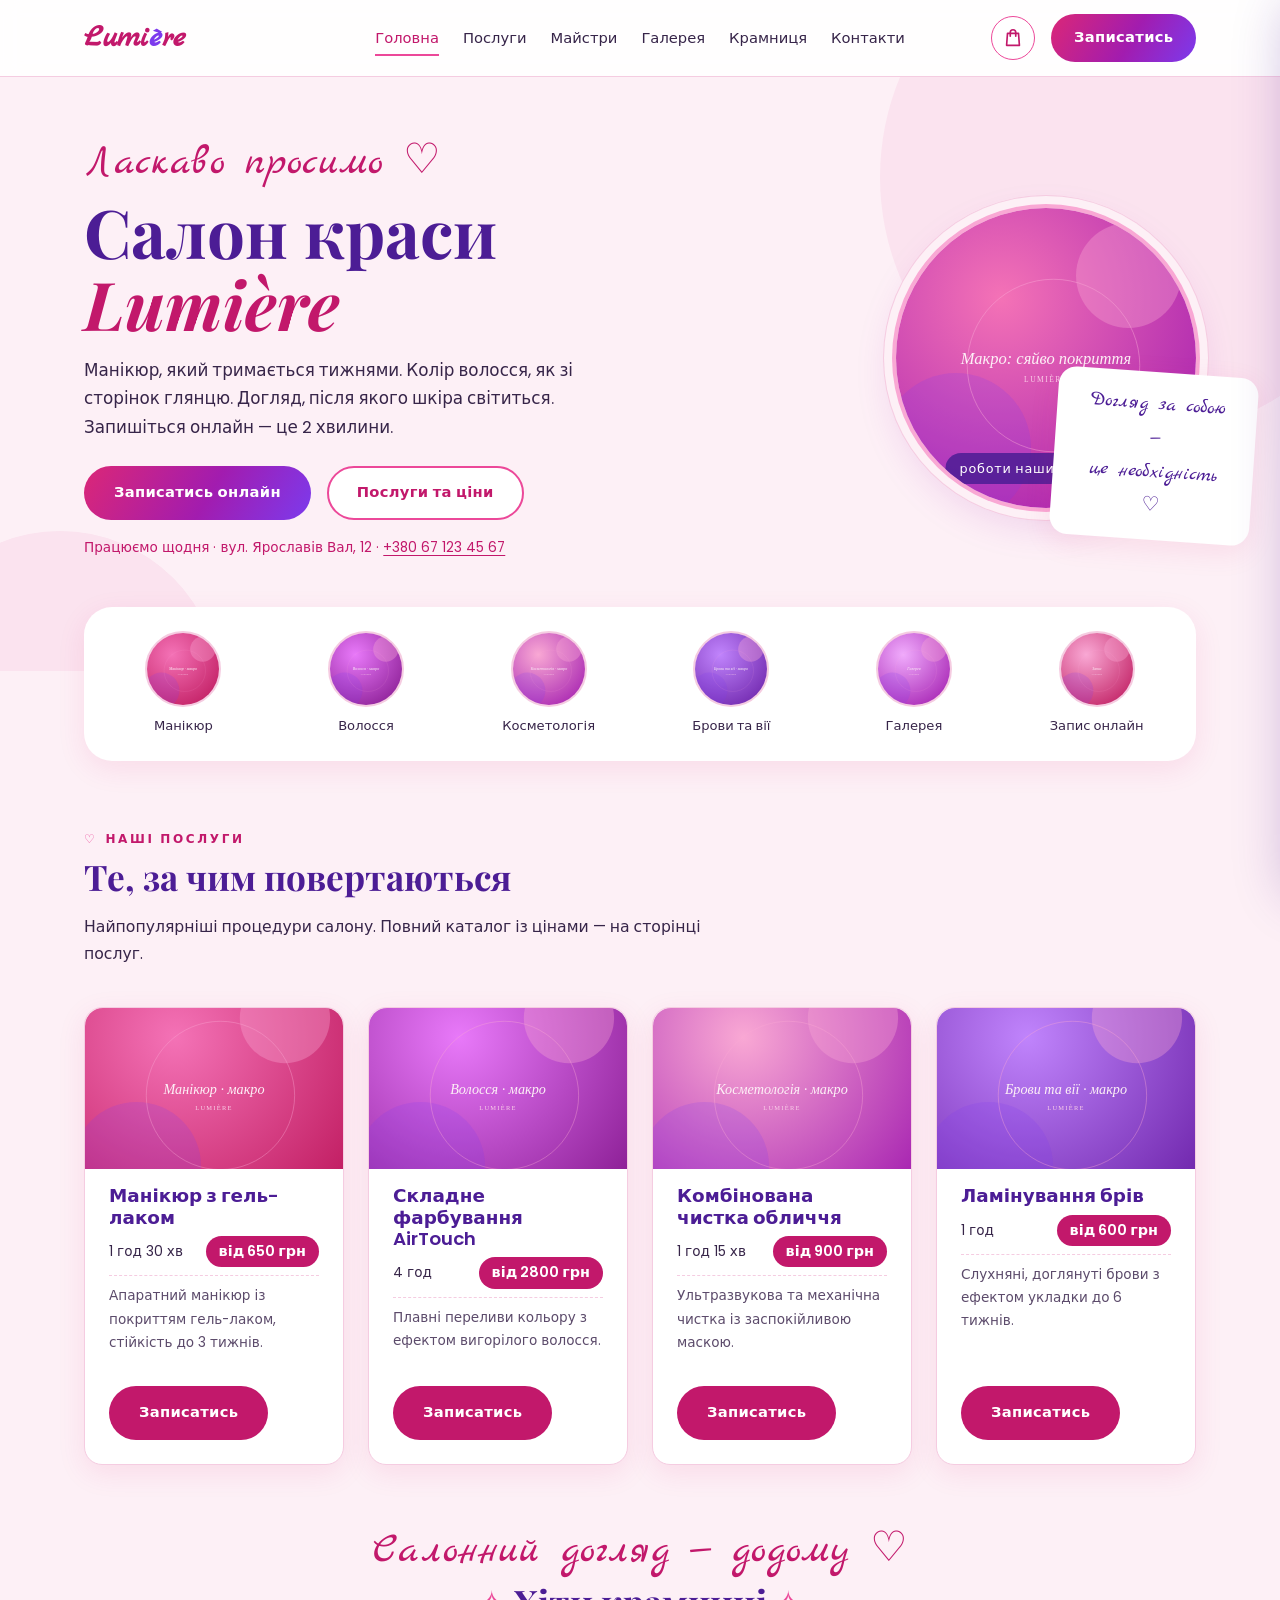
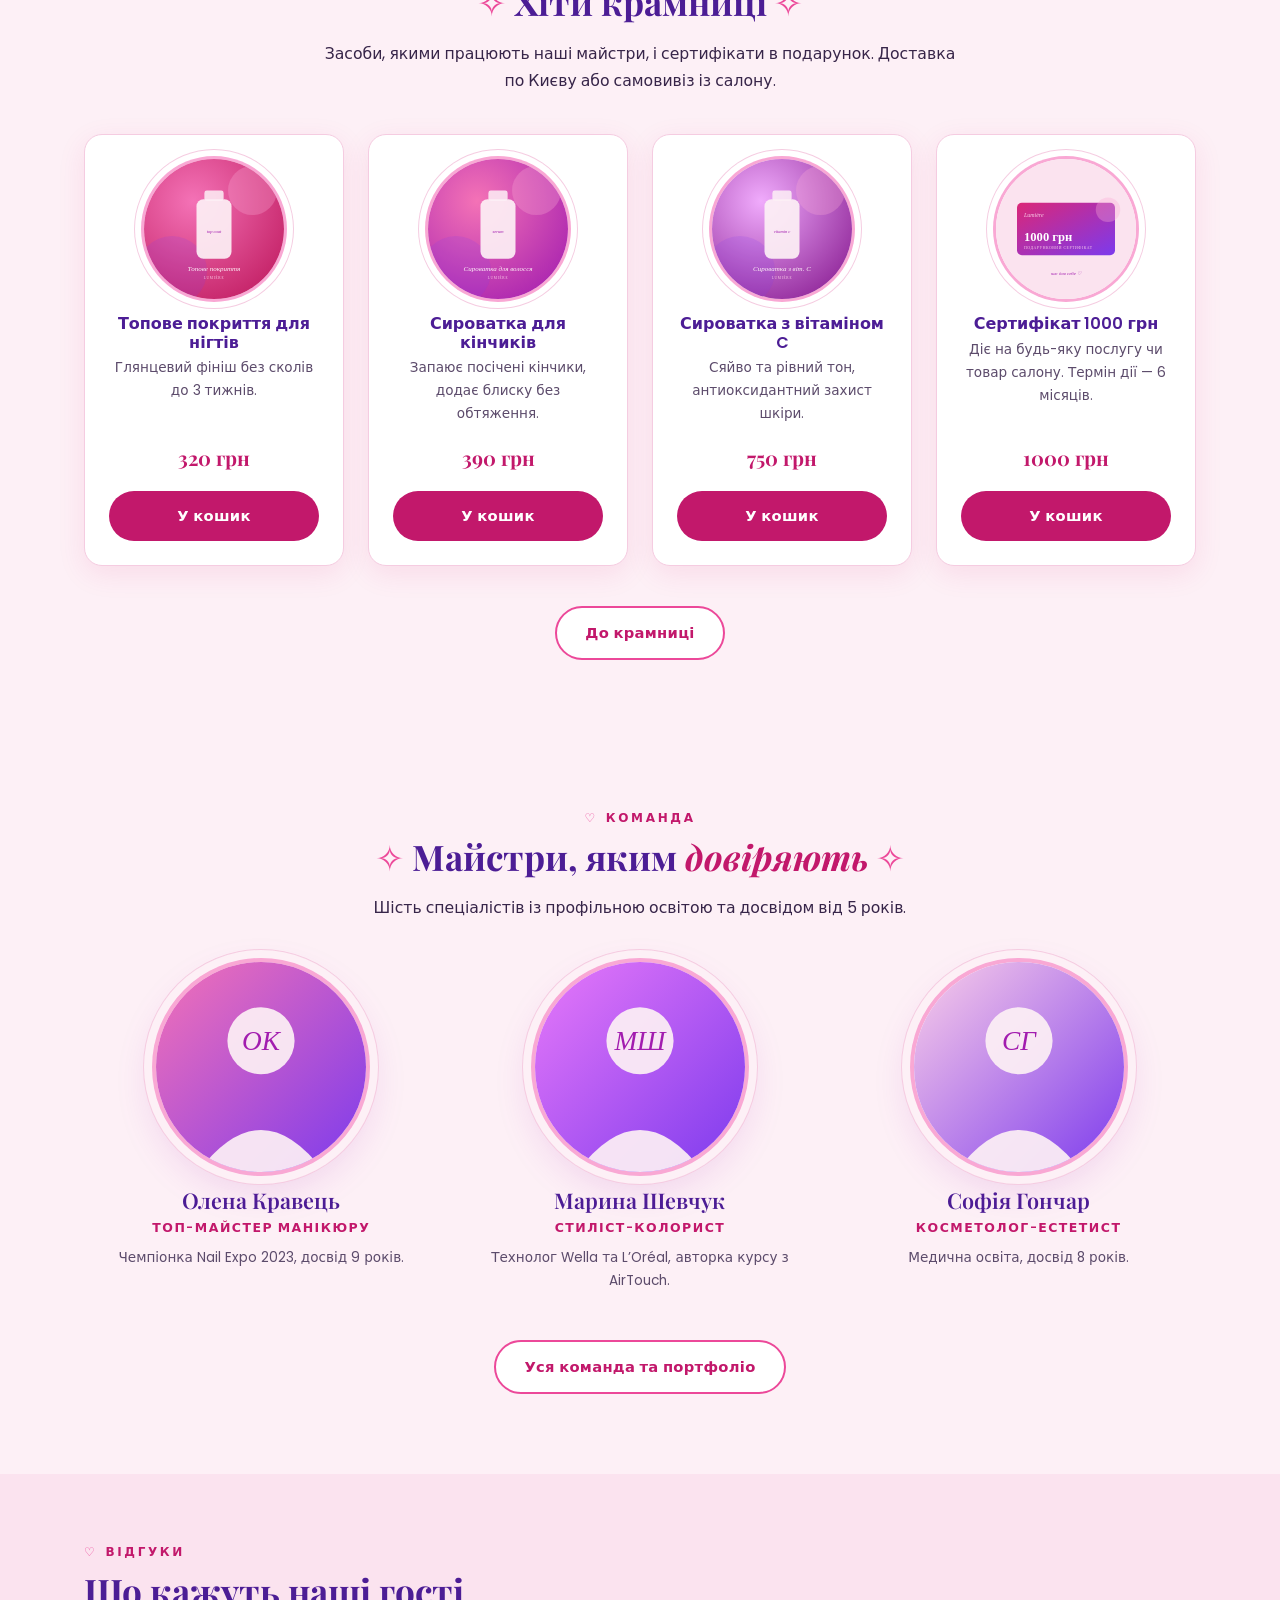
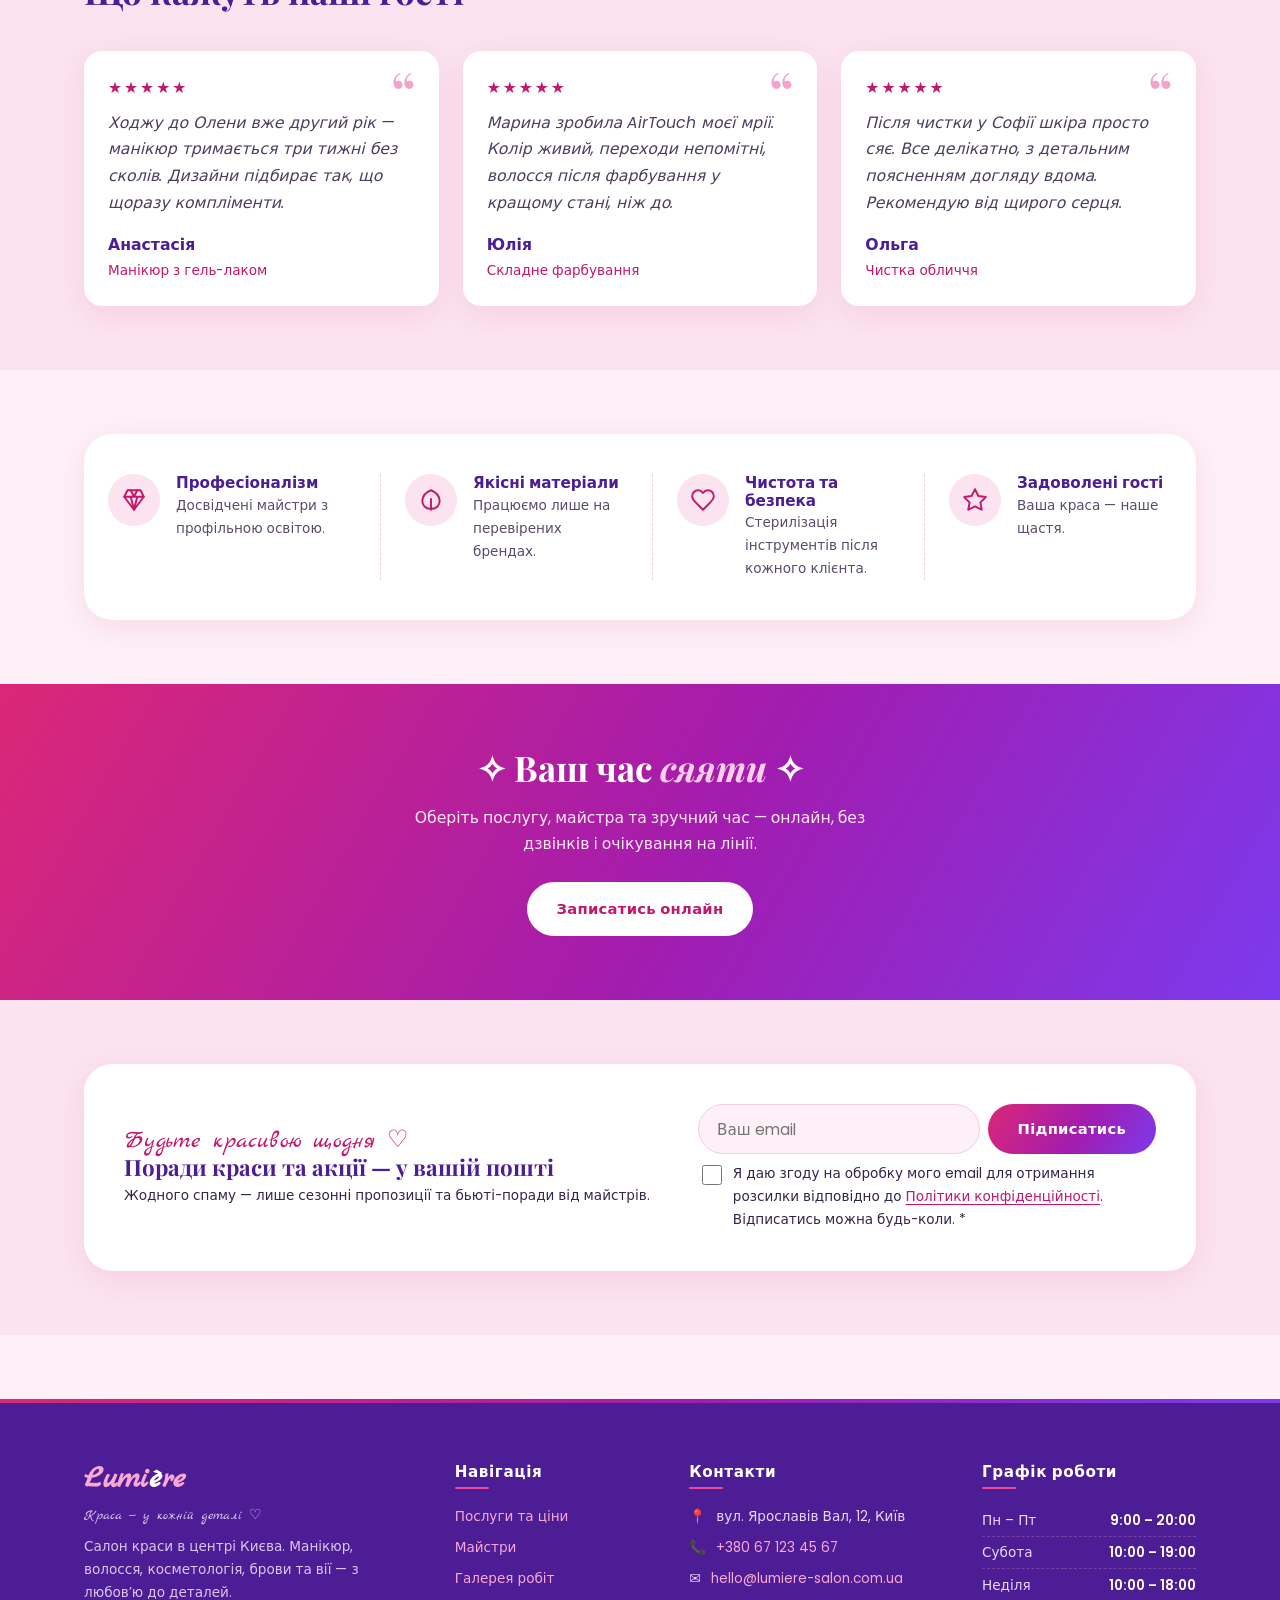
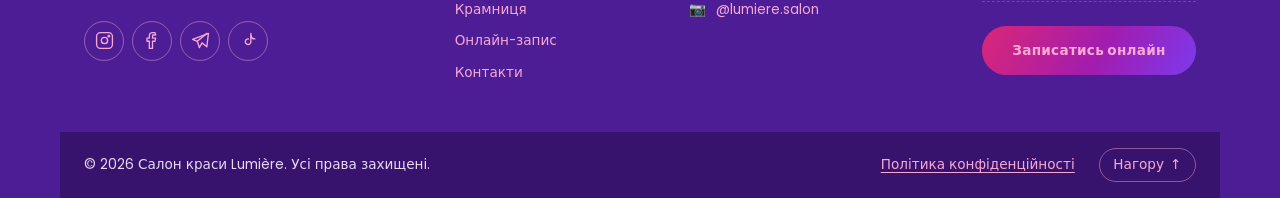
<file: index.html>
<!DOCTYPE html>
<html lang="uk">
<head>
  <meta charset="UTF-8">
  <meta name="viewport" content="width=device-width, initial-scale=1.0">
  <title>Салон краси Lumière у Києві — манікюр, волосся, косметологія | Запис онлайн</title>
  <meta name="description" content="Салон краси Lumière в центрі Києва: манікюр і педикюр, стрижки та складне фарбування, косметологія, брови й вії. Онлайн-запис до майстра за 2 хвилини.">
  <link rel="canonical" href="https://kopchuk-creator.github.io/Lumiere/">

  <meta property="og:type" content="website">
  <meta property="og:title" content="Салон краси Lumière — краса у кожній деталі">
  <meta property="og:description" content="Манікюр, волосся, косметологія, брови та вії. Онлайн-запис до майстра за 2 хвилини.">
  <meta property="og:image" content="https://kopchuk-creator.github.io/Lumiere/assets/img/og-cover.svg">
  <meta property="og:url" content="https://kopchuk-creator.github.io/Lumiere/">
  <meta property="og:locale" content="uk_UA">

  <link rel="icon" href="favicon.ico" sizes="32x32">
  <link rel="icon" href="favicon.svg" type="image/svg+xml">

  <link rel="preconnect" href="https://fonts.googleapis.com">
  <link rel="preconnect" href="https://fonts.gstatic.com" crossorigin>
  <link href="https://fonts.googleapis.com/css2?family=Playfair+Display:ital,wght@0,400;0,700;1,400;1,700&family=Marck+Script&family=Poppins:wght@400;500;600;700&display=swap" rel="stylesheet">
  <link rel="stylesheet" href="tokens.css">
  <link rel="stylesheet" href="styles.css">
  <link rel="stylesheet" href="cart.css">

  <script type="application/ld+json">
  {
    "@context": "https://schema.org",
    "@type": "BeautySalon",
    "name": "Lumière",
    "description": "Салон краси в центрі Києва: манікюр, волосся, косметологія, брови та вії.",
    "url": "https://kopchuk-creator.github.io/Lumiere/",
    "image": "https://kopchuk-creator.github.io/Lumiere/assets/img/og-cover.svg",
    "telephone": "+380671234567",
    "email": "hello@lumiere-salon.com.ua",
    "priceRange": "₴₴",
    "address": {
      "@type": "PostalAddress",
      "streetAddress": "вул. Ярославів Вал, 12",
      "addressLocality": "Київ",
      "postalCode": "01054",
      "addressCountry": "UA"
    },
    "openingHoursSpecification": [
      { "@type": "OpeningHoursSpecification", "dayOfWeek": ["Monday","Tuesday","Wednesday","Thursday","Friday"], "opens": "09:00", "closes": "20:00" },
      { "@type": "OpeningHoursSpecification", "dayOfWeek": "Saturday", "opens": "10:00", "closes": "19:00" },
      { "@type": "OpeningHoursSpecification", "dayOfWeek": "Sunday", "opens": "10:00", "closes": "18:00" }
    ]
  }
  </script>
</head>
<body>
  <a class="skip-link" href="#main">Перейти до вмісту</a>

  <header class="header">
    <div class="container header__inner">
      <a class="logo" href="index.html">Lumi<span>è</span>re</a>
      <nav class="nav" id="site-nav" aria-label="Головна навігація">
        <ul class="nav__list">
          <li><a class="nav__link" href="index.html" aria-current="page">Головна</a></li>
          <li><a class="nav__link" href="services.html">Послуги</a></li>
          <li><a class="nav__link" href="masters.html">Майстри</a></li>
          <li><a class="nav__link" href="gallery.html">Галерея</a></li>
          <li><a class="nav__link" href="shop.html">Крамниця</a></li>
          <li><a class="nav__link" href="contacts.html">Контакти</a></li>
        </ul>
      </nav>
      <div class="header__actions">
        <button class="cart-toggle" id="cart-toggle" aria-label="Кошик" aria-haspopup="dialog" aria-controls="cart-drawer">
        <svg viewBox="0 0 24 24" width="22" height="22" fill="none" stroke="currentColor" stroke-width="1.8" stroke-linecap="round" stroke-linejoin="round" aria-hidden="true"><path d="M6 7h12l1 13H5L6 7z"/><path d="M9 10V6a3 3 0 0 1 6 0v4"/></svg>
        <span class="cart-badge" id="cart-badge" hidden>0</span>
      </button>
        <a class="btn btn--gold header__cta" href="booking.html">Записатись</a>
        <button class="nav-toggle" aria-expanded="false" aria-controls="site-nav" aria-label="Відкрити меню">
          <span class="nav-toggle__bar"></span><span class="nav-toggle__bar"></span><span class="nav-toggle__bar"></span>
        </button>
      </div>
    </div>
  </header>

  <main id="main">
    <!-- Hero -->
    <section class="hero">
      <div class="container hero__grid">
        <div>
          <p class="script-accent">Ласкаво просимо ♡</p>
          <h1 class="display">Салон краси <em>Lumière</em></h1>
          <p class="hero__lead">Манікюр, який тримається тижнями. Колір волосся, як зі сторінок глянцю. Догляд, після якого шкіра світиться. Запишіться онлайн — це 2 хвилини.</p>
          <div class="hero__actions">
            <a class="btn btn--gold" href="booking.html">Записатись онлайн</a>
            <a class="btn btn--ghost" href="services.html">Послуги та ціни</a>
          </div>
          <p class="hero__note">Працюємо щодня · вул. Ярославів Вал, 12 · <a href="tel:+380671234567">+380 67 123 45 67</a></p>
        </div>
        <div class="mirror mirror--hero">
          <img src="https://images.unsplash.com/photo-1487412947147-5cebf100ffc2?auto=format&amp;fit=crop&amp;w=800&amp;q=80" onerror="this.onerror=null;this.src='assets/img/hero-macro.svg'" alt="Макрознімок манікюру з глянцевим покриттям — робота майстрів салону Lumière" width="800" height="800" fetchpriority="high">
          <span class="mirror__caption">роботи наших майстрів</span>
        </div>
      </div>
      <div class="hero__sticker" aria-hidden="true">Догляд за собою —<br>це необхідність ♡</div>
    </section>

    <!-- Стрічка категорій (круглі іконки, як у референсі) -->
    <div class="container">
      <nav class="categories-strip" aria-label="Швидкі переходи за категоріями">
        <ul>
          <li><a class="cat-item" href="services.html#nails">
            <span class="cat-item__circle"><img src="https://images.unsplash.com/photo-1607779097040-26e80aa78e66?auto=format&amp;fit=crop&amp;w=800&amp;q=80" onerror="this.onerror=null;this.src='assets/img/cat-nails.svg'" alt="" width="76" height="76" loading="lazy"></span>
            Манікюр
          </a></li>
          <li><a class="cat-item" href="services.html#hair">
            <span class="cat-item__circle"><img src="https://images.unsplash.com/photo-1595476108010-b4d1f102b1b1?auto=format&amp;fit=crop&amp;w=800&amp;q=80" onerror="this.onerror=null;this.src='assets/img/cat-hair.svg'" alt="" width="76" height="76" loading="lazy"></span>
            Волосся
          </a></li>
          <li><a class="cat-item" href="services.html#cosmetology">
            <span class="cat-item__circle"><img src="https://images.unsplash.com/photo-1552693673-1bf958298935?auto=format&amp;fit=crop&amp;w=800&amp;q=80" onerror="this.onerror=null;this.src='assets/img/cat-cosmetology.svg'" alt="" width="76" height="76" loading="lazy"></span>
            Косметологія
          </a></li>
          <li><a class="cat-item" href="services.html#brows">
            <span class="cat-item__circle"><img src="https://images.unsplash.com/photo-1512496015851-a90fb38ba796?auto=format&amp;fit=crop&amp;w=800&amp;q=80" onerror="this.onerror=null;this.src='assets/img/cat-brows.svg'" alt="" width="76" height="76" loading="lazy"></span>
            Брови та вії
          </a></li>
          <li><a class="cat-item" href="gallery.html">
            <span class="cat-item__circle"><img src="https://images.unsplash.com/photo-1526045478516-99145907023c?auto=format&amp;fit=crop&amp;w=800&amp;q=80" onerror="this.onerror=null;this.src='assets/img/icon-gallery.svg'" alt="" width="76" height="76" loading="lazy"></span>
            Галерея
          </a></li>
          <li><a class="cat-item" href="booking.html">
            <span class="cat-item__circle"><img src="https://images.unsplash.com/photo-1633681926022-84c23e8cb2d6?auto=format&amp;fit=crop&amp;w=800&amp;q=80" onerror="this.onerror=null;this.src='assets/img/icon-booking.svg'" alt="" width="76" height="76" loading="lazy"></span>
            Запис онлайн
          </a></li>
        </ul>
      </nav>
    </div>

    <!-- Топ-послуги -->
    <section class="section" aria-labelledby="top-services-title">
      <div class="container">
        <div class="section-head">
          <p class="eyebrow">Наші послуги</p>
          <h2 id="top-services-title">Те, за чим повертаються</h2>
          <p>Найпопулярніші процедури салону. Повний каталог із цінами — на сторінці послуг.</p>
        </div>
        <div class="cards-grid hscroll">
          <article class="service-card">
            <div class="service-card__photo">
              <img src="https://images.unsplash.com/photo-1604654894610-df63bc536371?auto=format&amp;fit=crop&amp;w=800&amp;q=80" onerror="this.onerror=null;this.src='assets/img/cat-nails.svg'" alt="Манікюр з гель-лаком — макрознімок роботи" width="800" height="500" loading="lazy">
            </div>
            <h3>Манікюр з гель-лаком</h3>
            <div class="service-card__meta"><span>1 год 30 хв</span><span class="service-card__price">від 650 грн</span></div>
            <p class="service-card__desc">Апаратний манікюр із покриттям гель-лаком, стійкість до 3 тижнів.</p>
            <a class="btn btn--bordo" href="booking.html?service=manicure-gel">Записатись</a>
          </article>
          <article class="service-card">
            <div class="service-card__photo">
              <img src="https://images.unsplash.com/photo-1562322140-8baeececf3df?auto=format&amp;fit=crop&amp;w=800&amp;q=80" onerror="this.onerror=null;this.src='assets/img/cat-hair.svg'" alt="Складне фарбування AirTouch — макрознімок роботи" width="800" height="500" loading="lazy">
            </div>
            <h3>Складне фарбування AirTouch</h3>
            <div class="service-card__meta"><span>4 год</span><span class="service-card__price">від 2800 грн</span></div>
            <p class="service-card__desc">Плавні переливи кольору з ефектом вигорілого волосся.</p>
            <a class="btn btn--bordo" href="booking.html?service=color-airtouch">Записатись</a>
          </article>
          <article class="service-card">
            <div class="service-card__photo">
              <img src="https://images.unsplash.com/photo-1616394584738-fc6e612e71b9?auto=format&amp;fit=crop&amp;w=800&amp;q=80" onerror="this.onerror=null;this.src='assets/img/cat-cosmetology.svg'" alt="Комбінована чистка обличчя — макрознімок процедури" width="800" height="500" loading="lazy">
            </div>
            <h3>Комбінована чистка обличчя</h3>
            <div class="service-card__meta"><span>1 год 15 хв</span><span class="service-card__price">від 900 грн</span></div>
            <p class="service-card__desc">Ультразвукова та механічна чистка із заспокійливою маскою.</p>
            <a class="btn btn--bordo" href="booking.html?service=face-cleaning">Записатись</a>
          </article>
          <article class="service-card">
            <div class="service-card__photo">
              <img src="https://images.unsplash.com/photo-1512290923902-8a9f81dc236c?auto=format&amp;fit=crop&amp;w=800&amp;q=80" onerror="this.onerror=null;this.src='assets/img/cat-brows.svg'" alt="Ламінування брів — макрознімок роботи" width="800" height="500" loading="lazy">
            </div>
            <h3>Ламінування брів</h3>
            <div class="service-card__meta"><span>1 год</span><span class="service-card__price">від 600 грн</span></div>
            <p class="service-card__desc">Слухняні, доглянуті брови з ефектом укладки до 6 тижнів.</p>
            <a class="btn btn--bordo" href="booking.html?service=brows-lamination">Записатись</a>
          </article>
        </div>
      </div>
    </section>

    <!-- Хіти крамниці -->
    <section class="section" aria-labelledby="shop-hits-title" style="padding-top: 0;">
      <div class="container">
        <div class="section-head section-head--center">
          <p class="script-accent">Салонний догляд — додому ♡</p>
          <h2 id="shop-hits-title">Хіти крамниці</h2>
          <p>Засоби, якими працюють наші майстри, і сертифікати в подарунок. Доставка по Києву або самовивіз із салону.</p>
        </div>
        <div class="products-grid hscroll">
          <article class="product-card">
            <div class="mirror"><img src="https://images.unsplash.com/photo-1526947425960-945c6e72858f?auto=format&amp;fit=crop&amp;w=800&amp;q=80" onerror="this.onerror=null;this.src='assets/img/shop-top-coat.svg'" alt="Топове покриття для нігтів Lumière" width="800" height="800" loading="lazy"></div>
            <h3>Топове покриття для нігтів</h3>
            <p class="product-card__desc">Глянцевий фініш без сколів до 3 тижнів.</p>
            <p class="product-card__price">320 грн</p>
            <button type="button" class="btn btn--bordo" data-add-to-cart="prod_top_coat">У кошик</button>
          </article>
          <article class="product-card">
            <div class="mirror"><img src="https://images.unsplash.com/photo-1571781926291-c477ebfd024b?auto=format&amp;fit=crop&amp;w=800&amp;q=80" onerror="this.onerror=null;this.src='assets/img/shop-hair-serum.svg'" alt="Сироватка для кінчиків волосся" width="800" height="800" loading="lazy"></div>
            <h3>Сироватка для кінчиків</h3>
            <p class="product-card__desc">Запаює посічені кінчики, додає блиску без обтяження.</p>
            <p class="product-card__price">390 грн</p>
            <button type="button" class="btn btn--bordo" data-add-to-cart="prod_hair_serum">У кошик</button>
          </article>
          <article class="product-card">
            <div class="mirror"><img src="https://images.unsplash.com/photo-1596462502278-27bfdc403348?auto=format&amp;fit=crop&amp;w=800&amp;q=80" onerror="this.onerror=null;this.src='assets/img/shop-face-serum.svg'" alt="Сироватка для обличчя з вітаміном C" width="800" height="800" loading="lazy"></div>
            <h3>Сироватка з вітаміном C</h3>
            <p class="product-card__desc">Сяйво та рівний тон, антиоксидантний захист шкіри.</p>
            <p class="product-card__price">750 грн</p>
            <button type="button" class="btn btn--bordo" data-add-to-cart="prod_face_serum">У кошик</button>
          </article>
          <article class="product-card">
            <div class="mirror"><img src="assets/img/shop-gift-1000.svg" alt="Подарунковий сертифікат Lumière на 1000 гривень" width="800" height="800" loading="lazy"></div>
            <h3>Сертифікат 1000 грн</h3>
            <p class="product-card__desc">Діє на будь-яку послугу чи товар салону. Термін дії — 6 місяців.</p>
            <p class="product-card__price">1000 грн</p>
            <button type="button" class="btn btn--bordo" data-add-to-cart="prod_gift_1000">У кошик</button>
          </article>
        </div>
        <p style="text-align:center; margin-top: var(--space-5);">
          <a class="btn btn--ghost" href="shop.html">До крамниці</a>
        </p>
      </div>
    </section>

    <!-- Майстри коротко -->
    <section class="section" aria-labelledby="masters-title">
      <div class="container">
        <div class="section-head section-head--center">
          <p class="eyebrow">Команда</p>
          <h2 id="masters-title">Майстри, яким <em>довіряють</em></h2>
          <p>Шість спеціалістів із профільною освітою та досвідом від 5 років.</p>
        </div>
        <div class="masters-grid hscroll">
          <article class="master-card">
            <div class="mirror"><img src="https://images.unsplash.com/photo-1494790108377-be9c29b29330?auto=format&amp;fit=crop&amp;w=800&amp;q=80" onerror="this.onerror=null;this.src='assets/img/master-olena.svg'" alt="Олена Кравець, топ-майстер манікюру" width="400" height="400" loading="lazy"></div>
            <h3>Олена Кравець</h3>
            <p class="master-card__role">Топ-майстер манікюру</p>
            <p class="master-card__bio">Чемпіонка Nail Expo 2023, досвід 9 років.</p>
          </article>
          <article class="master-card">
            <div class="mirror"><img src="https://images.unsplash.com/photo-1544005313-94ddf0286df2?auto=format&amp;fit=crop&amp;w=800&amp;q=80" onerror="this.onerror=null;this.src='assets/img/master-maryna.svg'" alt="Марина Шевчук, стиліст-колорист" width="400" height="400" loading="lazy"></div>
            <h3>Марина Шевчук</h3>
            <p class="master-card__role">Стиліст-колорист</p>
            <p class="master-card__bio">Технолог Wella та L’Oréal, авторка курсу з AirTouch.</p>
          </article>
          <article class="master-card">
            <div class="mirror"><img src="https://images.unsplash.com/photo-1534528741775-53994a69daeb?auto=format&amp;fit=crop&amp;w=800&amp;q=80" onerror="this.onerror=null;this.src='assets/img/master-sofia.svg'" alt="Софія Гончар, косметолог-естетист" width="400" height="400" loading="lazy"></div>
            <h3>Софія Гончар</h3>
            <p class="master-card__role">Косметолог-естетист</p>
            <p class="master-card__bio">Медична освіта, досвід 8 років.</p>
          </article>
        </div>
        <p style="text-align:center; margin-top: var(--space-5);">
          <a class="btn btn--ghost" href="masters.html">Уся команда та портфоліо</a>
        </p>
      </div>
    </section>

    <!-- Відгуки -->
    <section class="section reviews" aria-labelledby="reviews-title">
      <div class="container">
        <div class="section-head">
          <p class="eyebrow">Відгуки</p>
          <h2 id="reviews-title">Що кажуть наші гості</h2>
        </div>
        <div class="reviews-grid hscroll">
          <article class="review-card">
            <p class="review-card__stars" aria-label="Оцінка 5 з 5">★★★★★</p>
            <p class="review-card__text">Ходжу до Олени вже другий рік — манікюр тримається три тижні без сколів. Дизайни підбирає так, що щоразу компліменти.</p>
            <p class="review-card__author">Анастасія</p>
            <p class="review-card__service">Манікюр з гель-лаком</p>
          </article>
          <article class="review-card">
            <p class="review-card__stars" aria-label="Оцінка 5 з 5">★★★★★</p>
            <p class="review-card__text">Марина зробила AirTouch моєї мрії. Колір живий, переходи непомітні, волосся після фарбування у кращому стані, ніж до.</p>
            <p class="review-card__author">Юлія</p>
            <p class="review-card__service">Складне фарбування</p>
          </article>
          <article class="review-card">
            <p class="review-card__stars" aria-label="Оцінка 5 з 5">★★★★★</p>
            <p class="review-card__text">Після чистки у Софії шкіра просто сяє. Все делікатно, з детальним поясненням догляду вдома. Рекомендую від щирого серця.</p>
            <p class="review-card__author">Ольга</p>
            <p class="review-card__service">Чистка обличчя</p>
          </article>
        </div>
      </div>
    </section>

    <!-- Переваги (стрічка з іконками, як у референсі) -->
    <section class="section" aria-label="Наші переваги">
      <div class="container">
        <div class="feature-row">
          <div class="feature">
            <span class="feature__icon" aria-hidden="true">
              <svg viewBox="0 0 24 24" fill="none" stroke="currentColor" stroke-width="1.8" stroke-linecap="round" stroke-linejoin="round"><path d="M6 3h12l3 6-9 12L3 9l3-6z"/><path d="M3 9h18M9 3l3 6 3-6M12 21 9 9M12 21l3-12"/></svg>
            </span>
            <div><h3>Професіоналізм</h3><p>Досвідчені майстри з профільною освітою.</p></div>
          </div>
          <div class="feature">
            <span class="feature__icon" aria-hidden="true">
              <svg viewBox="0 0 24 24" fill="none" stroke="currentColor" stroke-width="1.8" stroke-linecap="round" stroke-linejoin="round"><path d="M11 20A7 7 0 0 1 4 13c0-4 3-8 8-10 5 2 8 6 8 10a7 7 0 0 1-7 7h-2z"/><path d="M12 21V11"/></svg>
            </span>
            <div><h3>Якісні матеріали</h3><p>Працюємо лише на перевірених брендах.</p></div>
          </div>
          <div class="feature">
            <span class="feature__icon" aria-hidden="true">
              <svg viewBox="0 0 24 24" fill="none" stroke="currentColor" stroke-width="1.8" stroke-linecap="round" stroke-linejoin="round"><path d="M19 14c1.5-1.5 3-3.3 3-5.5A5.5 5.5 0 0 0 16.5 3c-1.8 0-3.4 1-4.5 2.5C10.9 4 9.3 3 7.5 3A5.5 5.5 0 0 0 2 8.5c0 2.2 1.5 4 3 5.5l7 7 7-7z"/></svg>
            </span>
            <div><h3>Чистота та безпека</h3><p>Стерилізація інструментів після кожного клієнта.</p></div>
          </div>
          <div class="feature">
            <span class="feature__icon" aria-hidden="true">
              <svg viewBox="0 0 24 24" fill="none" stroke="currentColor" stroke-width="1.8" stroke-linecap="round" stroke-linejoin="round"><path d="m12 2 3.1 6.3 6.9 1-5 4.9 1.2 6.8L12 17.8 5.8 21l1.2-6.8-5-4.9 6.9-1L12 2z"/></svg>
            </span>
            <div><h3>Задоволені гості</h3><p>Ваша краса — наше щастя.</p></div>
          </div>
        </div>
      </div>
    </section>

    <!-- CTA -->
    <section class="cta-band">
      <div class="container">
        <h2>Ваш час <em>сяяти</em></h2>
        <p>Оберіть послугу, майстра та зручний час — онлайн, без дзвінків і очікування на лінії.</p>
        <a class="btn btn--gold" href="booking.html">Записатись онлайн</a>
      </div>
    </section>

    <!-- Підписка (як «Stay Beautiful, Every Day» у референсі) -->
    <section class="newsletter" aria-labelledby="newsletter-title">
      <div class="container">
        <div class="newsletter__card">
          <div>
            <p class="script-accent">Будьте красивою щодня ♡</p>
            <h2 id="newsletter-title" style="font-size: 1.4rem;">Поради краси та акції — у вашій пошті</h2>
            <p style="margin:0; font-size: var(--fs-small);">Жодного спаму — лише сезонні пропозиції та бьюті-поради від майстрів.</p>
          </div>
          <form class="newsletter__form" id="newsletter-form" novalidate>
            <label class="visually-hidden" for="nl-email">Ваш email</label>
            <input type="email" id="nl-email" name="email" placeholder="Ваш email" autocomplete="email" required aria-describedby="nl-email-error">
            <button type="submit" class="btn btn--gold">Підписатись</button>
            <p class="field-error" id="nl-email-error"></p>
            <div class="checkbox-field">
              <input type="checkbox" id="nl-consent" name="consent" aria-describedby="nl-consent-error">
              <label for="nl-consent">Я даю згоду на обробку мого email для отримання розсилки відповідно до <a href="privacy.html" target="_blank" rel="noopener">Політики конфіденційності</a>. Відписатись можна будь-коли. <span class="req" aria-hidden="true">*</span></label>
            </div>
            <p class="field-error" id="nl-consent-error"></p>
            <p class="newsletter__note" id="nl-note" role="status"></p>
          </form>
        </div>
      </div>
    </section>
  </main>

  <footer class="footer">
    <div class="container">
      <div class="footer__grid">

        <div class="footer__brand">
          <a class="logo" href="index.html">Lumi<span>è</span>re</a>
          <p class="footer__tagline">Краса — у кожній деталі ♡</p>
          <p>Салон краси в центрі Києва. Манікюр, волосся, косметологія, брови та вії — з любов’ю до деталей.</p>
          <ul class="socials" aria-label="Ми в соцмережах">
            <li><a href="https://instagram.com" target="_blank" rel="noopener" aria-label="Instagram салону Lumière">
              <svg viewBox="0 0 24 24" aria-hidden="true" fill="none" stroke="currentColor" stroke-width="1.7" stroke-linecap="round" stroke-linejoin="round"><rect x="2" y="2" width="20" height="20" rx="5"/><circle cx="12" cy="12" r="4"/><circle cx="17.5" cy="6.5" r="1"/></svg>
            </a></li>
            <li><a href="https://facebook.com" target="_blank" rel="noopener" aria-label="Facebook салону Lumière">
              <svg viewBox="0 0 24 24" aria-hidden="true" fill="none" stroke="currentColor" stroke-width="1.7" stroke-linecap="round" stroke-linejoin="round"><path d="M15 2h-3a4 4 0 0 0-4 4v3H5v4h3v9h4v-9h3l1-4h-4V6a1 1 0 0 1 1-1h3z"/></svg>
            </a></li>
            <li><a href="https://t.me" target="_blank" rel="noopener" aria-label="Telegram салону Lumière">
              <svg viewBox="0 0 24 24" aria-hidden="true" fill="none" stroke="currentColor" stroke-width="1.7" stroke-linecap="round" stroke-linejoin="round"><path d="M22 3 2 10.5l6 2.5L10.5 21 14 15l6 5z"/><path d="M8 13l12-10"/></svg>
            </a></li>
            <li><a href="https://tiktok.com" target="_blank" rel="noopener" aria-label="TikTok салону Lumière">
              <svg viewBox="0 0 24 24" aria-hidden="true" fill="none" stroke="currentColor" stroke-width="1.7" stroke-linecap="round" stroke-linejoin="round"><path d="M15 3v10.5a3.5 3.5 0 1 1-3-3.46"/><path d="M15 6a5 5 0 0 0 5 4"/></svg>
            </a></li>
          </ul>
        </div>

        <div>
          <h4>Навігація</h4>
          <ul class="footer__links">
            <li><a href="services.html">Послуги та ціни</a></li>
            <li><a href="masters.html">Майстри</a></li>
            <li><a href="gallery.html">Галерея робіт</a></li>
            <li><a href="shop.html">Крамниця</a></li>
            <li><a href="booking.html">Онлайн-запис</a></li>
            <li><a href="contacts.html">Контакти</a></li>
          </ul>
        </div>

        <div class="footer__contacts">
          <h4>Контакти</h4>
          <ul class="footer__links">
            <li><span aria-hidden="true">📍</span> вул. Ярославів Вал, 12, Київ</li>
            <li><span aria-hidden="true">📞</span> <a href="tel:+380671234567">+380 67 123 45 67</a></li>
            <li><span aria-hidden="true">✉</span> <a href="mailto:hello@lumiere-salon.com.ua">hello@lumiere-salon.com.ua</a></li>
            <li><span aria-hidden="true">📷</span> <a href="https://instagram.com" target="_blank" rel="noopener">@lumiere.salon</a></li>
          </ul>
        </div>

        <div>
          <h4>Графік роботи</h4>
          <table class="footer__hours">
            <caption class="visually-hidden">Графік роботи салону Lumière</caption>
            <tbody>
              <tr><td>Пн – Пт</td><td>9:00 – 20:00</td></tr>
              <tr><td>Субота</td><td>10:00 – 19:00</td></tr>
              <tr><td>Неділя</td><td>10:00 – 18:00</td></tr>
            </tbody>
          </table>
          <a class="btn btn--gold footer__cta" href="booking.html">Записатись онлайн</a>
        </div>

      </div>

      <div class="footer__bottom">
        <p>© <span id="footer-year">2026</span> Салон краси Lumière. Усі права захищені.</p>
        <p class="footer__bottom-links">
          <a href="privacy.html">Політика конфіденційності</a>
          <a class="to-top" href="#main">Нагору <span aria-hidden="true">↑</span></a>
        </p>
      </div>
    </div>
  </footer>

  <script src="shop-data.js"></script>
  <script src="main.js"></script>
  <script src="cart.js"></script>
</body>
</html>
</file>
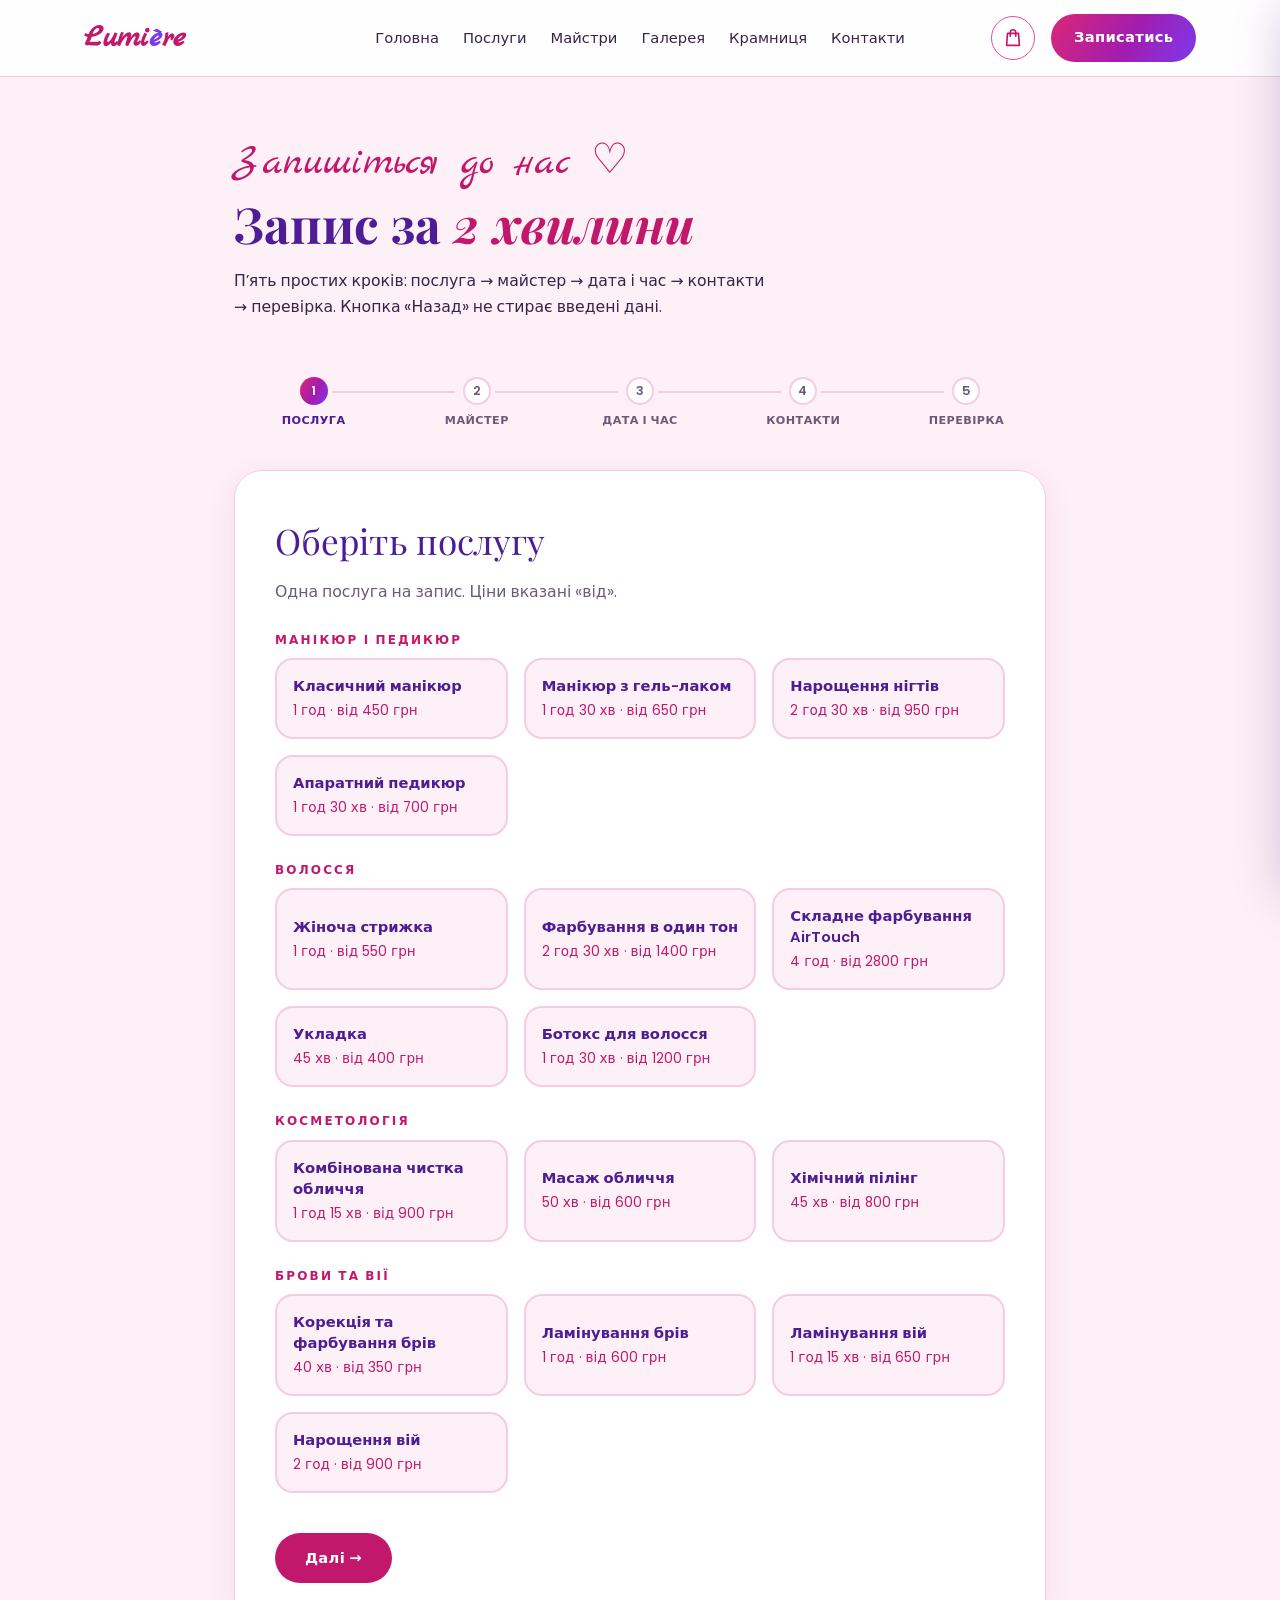
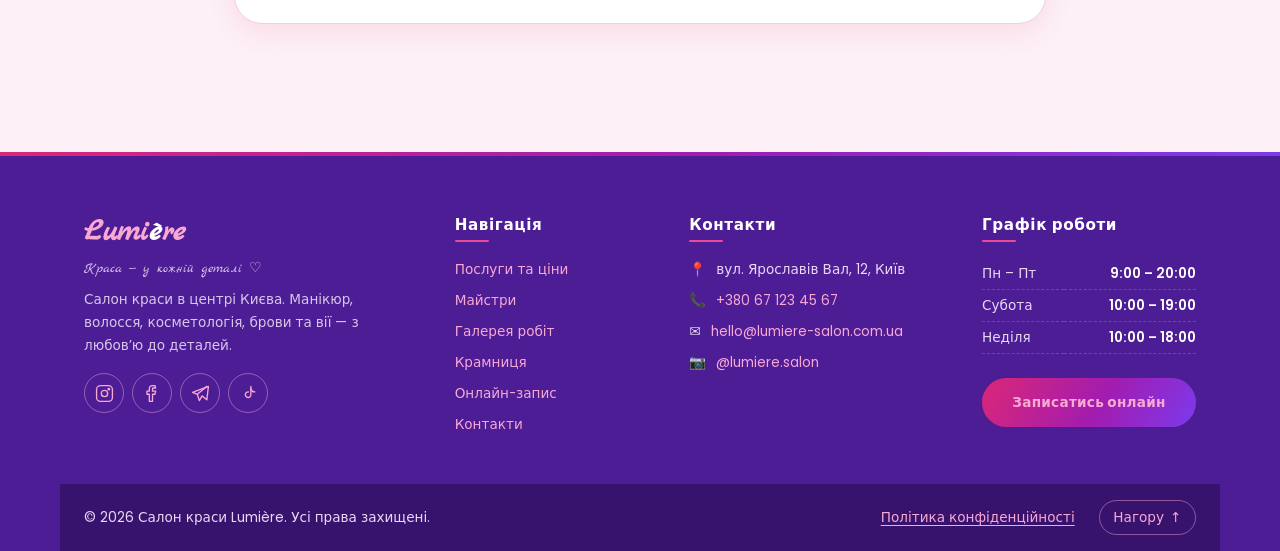
<file: booking.html>
<!DOCTYPE html>
<html lang="uk">
<head>
  <meta charset="UTF-8">
  <meta name="viewport" content="width=device-width, initial-scale=1.0">
  <title>Онлайн-запис до салону краси Lumière — оберіть послугу, майстра і час</title>
  <meta name="description" content="Запишіться до салону Lumière онлайн за 2 хвилини: оберіть послугу, майстра, зручну дату та час. Адміністратор передзвонить для підтвердження.">
  <link rel="canonical" href="https://kopchuk-creator.github.io/Lumiere/booking.html">

  <meta property="og:type" content="website">
  <meta property="og:title" content="Онлайн-запис — салон краси Lumière">
  <meta property="og:description" content="Оберіть послугу, майстра та зручний час онлайн — без дзвінків і очікування.">
  <meta property="og:image" content="https://kopchuk-creator.github.io/Lumiere/assets/img/og-cover.svg">
  <meta property="og:url" content="https://kopchuk-creator.github.io/Lumiere/booking.html">
  <meta property="og:locale" content="uk_UA">

  <link rel="icon" href="favicon.ico" sizes="32x32">
  <link rel="icon" href="favicon.svg" type="image/svg+xml">
  <link rel="preconnect" href="https://fonts.googleapis.com">
  <link rel="preconnect" href="https://fonts.gstatic.com" crossorigin>
  <link href="https://fonts.googleapis.com/css2?family=Playfair+Display:ital,wght@0,400;0,700;1,400;1,700&family=Marck+Script&family=Poppins:wght@400;500;600;700&display=swap" rel="stylesheet">
  <link rel="stylesheet" href="tokens.css">
  <link rel="stylesheet" href="styles.css">
  <link rel="stylesheet" href="cart.css">
</head>
<body>
  <a class="skip-link" href="#main">Перейти до вмісту</a>

  <header class="header">
    <div class="container header__inner">
      <a class="logo" href="index.html">Lumi<span>è</span>re</a>
      <nav class="nav" id="site-nav" aria-label="Головна навігація">
        <ul class="nav__list">
          <li><a class="nav__link" href="index.html">Головна</a></li>
          <li><a class="nav__link" href="services.html">Послуги</a></li>
          <li><a class="nav__link" href="masters.html">Майстри</a></li>
          <li><a class="nav__link" href="gallery.html">Галерея</a></li>
          <li><a class="nav__link" href="shop.html">Крамниця</a></li>
          <li><a class="nav__link" href="contacts.html">Контакти</a></li>
        </ul>
      </nav>
      <div class="header__actions">
        <button class="cart-toggle" id="cart-toggle" aria-label="Кошик" aria-haspopup="dialog" aria-controls="cart-drawer">
        <svg viewBox="0 0 24 24" width="22" height="22" fill="none" stroke="currentColor" stroke-width="1.8" stroke-linecap="round" stroke-linejoin="round" aria-hidden="true"><path d="M6 7h12l1 13H5L6 7z"/><path d="M9 10V6a3 3 0 0 1 6 0v4"/></svg>
        <span class="cart-badge" id="cart-badge" hidden>0</span>
      </button>
        <a class="btn btn--gold header__cta" href="booking.html" aria-current="page">Записатись</a>
        <button class="nav-toggle" aria-expanded="false" aria-controls="site-nav" aria-label="Відкрити меню">
          <span class="nav-toggle__bar"></span><span class="nav-toggle__bar"></span><span class="nav-toggle__bar"></span>
        </button>
      </div>
    </div>
  </header>

  <main id="main">
    <section class="page-hero">
      <div class="container booking-wrap">
        <p class="script-accent">Запишіться до нас ♡</p>
        <h1>Запис за <em>2 хвилини</em></h1>
        <p>П’ять простих кроків: послуга → майстер → дата і час → контакти → перевірка. Кнопка «Назад» не стирає введені дані.</p>
      </div>
    </section>

    <section class="section" style="padding-top: 0;" aria-label="Форма запису">
      <div class="container booking-wrap">
        <ol class="progress" id="booking-progress" aria-label="Кроки запису">
          <li aria-current="step">Послуга</li>
          <li>Майстер</li>
          <li>Дата і час</li>
          <li>Контакти</li>
          <li>Перевірка</li>
        </ol>

        <p id="step-announcer" class="visually-hidden" aria-live="polite"></p>

        <form id="booking-form" novalidate>
          <div class="booking-step" id="step-container">
            <noscript>
              <p>Для онлайн-запису потрібен увімкнений JavaScript. Або зателефонуйте нам:
                <a href="tel:+380671234567">+380 67 123 45 67</a></p>
            </noscript>
          </div>
        </form>
      </div>
    </section>
  </main>

  <footer class="footer">
    <div class="container">
      <div class="footer__grid">

        <div class="footer__brand">
          <a class="logo" href="index.html">Lumi<span>è</span>re</a>
          <p class="footer__tagline">Краса — у кожній деталі ♡</p>
          <p>Салон краси в центрі Києва. Манікюр, волосся, косметологія, брови та вії — з любов’ю до деталей.</p>
          <ul class="socials" aria-label="Ми в соцмережах">
            <li><a href="https://instagram.com" target="_blank" rel="noopener" aria-label="Instagram салону Lumière">
              <svg viewBox="0 0 24 24" aria-hidden="true" fill="none" stroke="currentColor" stroke-width="1.7" stroke-linecap="round" stroke-linejoin="round"><rect x="2" y="2" width="20" height="20" rx="5"/><circle cx="12" cy="12" r="4"/><circle cx="17.5" cy="6.5" r="1"/></svg>
            </a></li>
            <li><a href="https://facebook.com" target="_blank" rel="noopener" aria-label="Facebook салону Lumière">
              <svg viewBox="0 0 24 24" aria-hidden="true" fill="none" stroke="currentColor" stroke-width="1.7" stroke-linecap="round" stroke-linejoin="round"><path d="M15 2h-3a4 4 0 0 0-4 4v3H5v4h3v9h4v-9h3l1-4h-4V6a1 1 0 0 1 1-1h3z"/></svg>
            </a></li>
            <li><a href="https://t.me" target="_blank" rel="noopener" aria-label="Telegram салону Lumière">
              <svg viewBox="0 0 24 24" aria-hidden="true" fill="none" stroke="currentColor" stroke-width="1.7" stroke-linecap="round" stroke-linejoin="round"><path d="M22 3 2 10.5l6 2.5L10.5 21 14 15l6 5z"/><path d="M8 13l12-10"/></svg>
            </a></li>
            <li><a href="https://tiktok.com" target="_blank" rel="noopener" aria-label="TikTok салону Lumière">
              <svg viewBox="0 0 24 24" aria-hidden="true" fill="none" stroke="currentColor" stroke-width="1.7" stroke-linecap="round" stroke-linejoin="round"><path d="M15 3v10.5a3.5 3.5 0 1 1-3-3.46"/><path d="M15 6a5 5 0 0 0 5 4"/></svg>
            </a></li>
          </ul>
        </div>

        <div>
          <h4>Навігація</h4>
          <ul class="footer__links">
            <li><a href="services.html">Послуги та ціни</a></li>
            <li><a href="masters.html">Майстри</a></li>
            <li><a href="gallery.html">Галерея робіт</a></li>
            <li><a href="shop.html">Крамниця</a></li>
            <li><a href="booking.html">Онлайн-запис</a></li>
            <li><a href="contacts.html">Контакти</a></li>
          </ul>
        </div>

        <div class="footer__contacts">
          <h4>Контакти</h4>
          <ul class="footer__links">
            <li><span aria-hidden="true">📍</span> вул. Ярославів Вал, 12, Київ</li>
            <li><span aria-hidden="true">📞</span> <a href="tel:+380671234567">+380 67 123 45 67</a></li>
            <li><span aria-hidden="true">✉</span> <a href="mailto:hello@lumiere-salon.com.ua">hello@lumiere-salon.com.ua</a></li>
            <li><span aria-hidden="true">📷</span> <a href="https://instagram.com" target="_blank" rel="noopener">@lumiere.salon</a></li>
          </ul>
        </div>

        <div>
          <h4>Графік роботи</h4>
          <table class="footer__hours">
            <caption class="visually-hidden">Графік роботи салону Lumière</caption>
            <tbody>
              <tr><td>Пн – Пт</td><td>9:00 – 20:00</td></tr>
              <tr><td>Субота</td><td>10:00 – 19:00</td></tr>
              <tr><td>Неділя</td><td>10:00 – 18:00</td></tr>
            </tbody>
          </table>
          <a class="btn btn--gold footer__cta" href="booking.html">Записатись онлайн</a>
        </div>

      </div>

      <div class="footer__bottom">
        <p>© <span id="footer-year">2026</span> Салон краси Lumière. Усі права захищені.</p>
        <p class="footer__bottom-links">
          <a href="privacy.html">Політика конфіденційності</a>
          <a class="to-top" href="#main">Нагору <span aria-hidden="true">↑</span></a>
        </p>
      </div>
    </div>
  </footer>

  <script src="data.js"></script>
  <script src="shop-data.js"></script>
  <script src="main.js"></script>
  <script src="cart.js"></script>
  <script src="booking.js"></script>
</body>
</html>
</file>
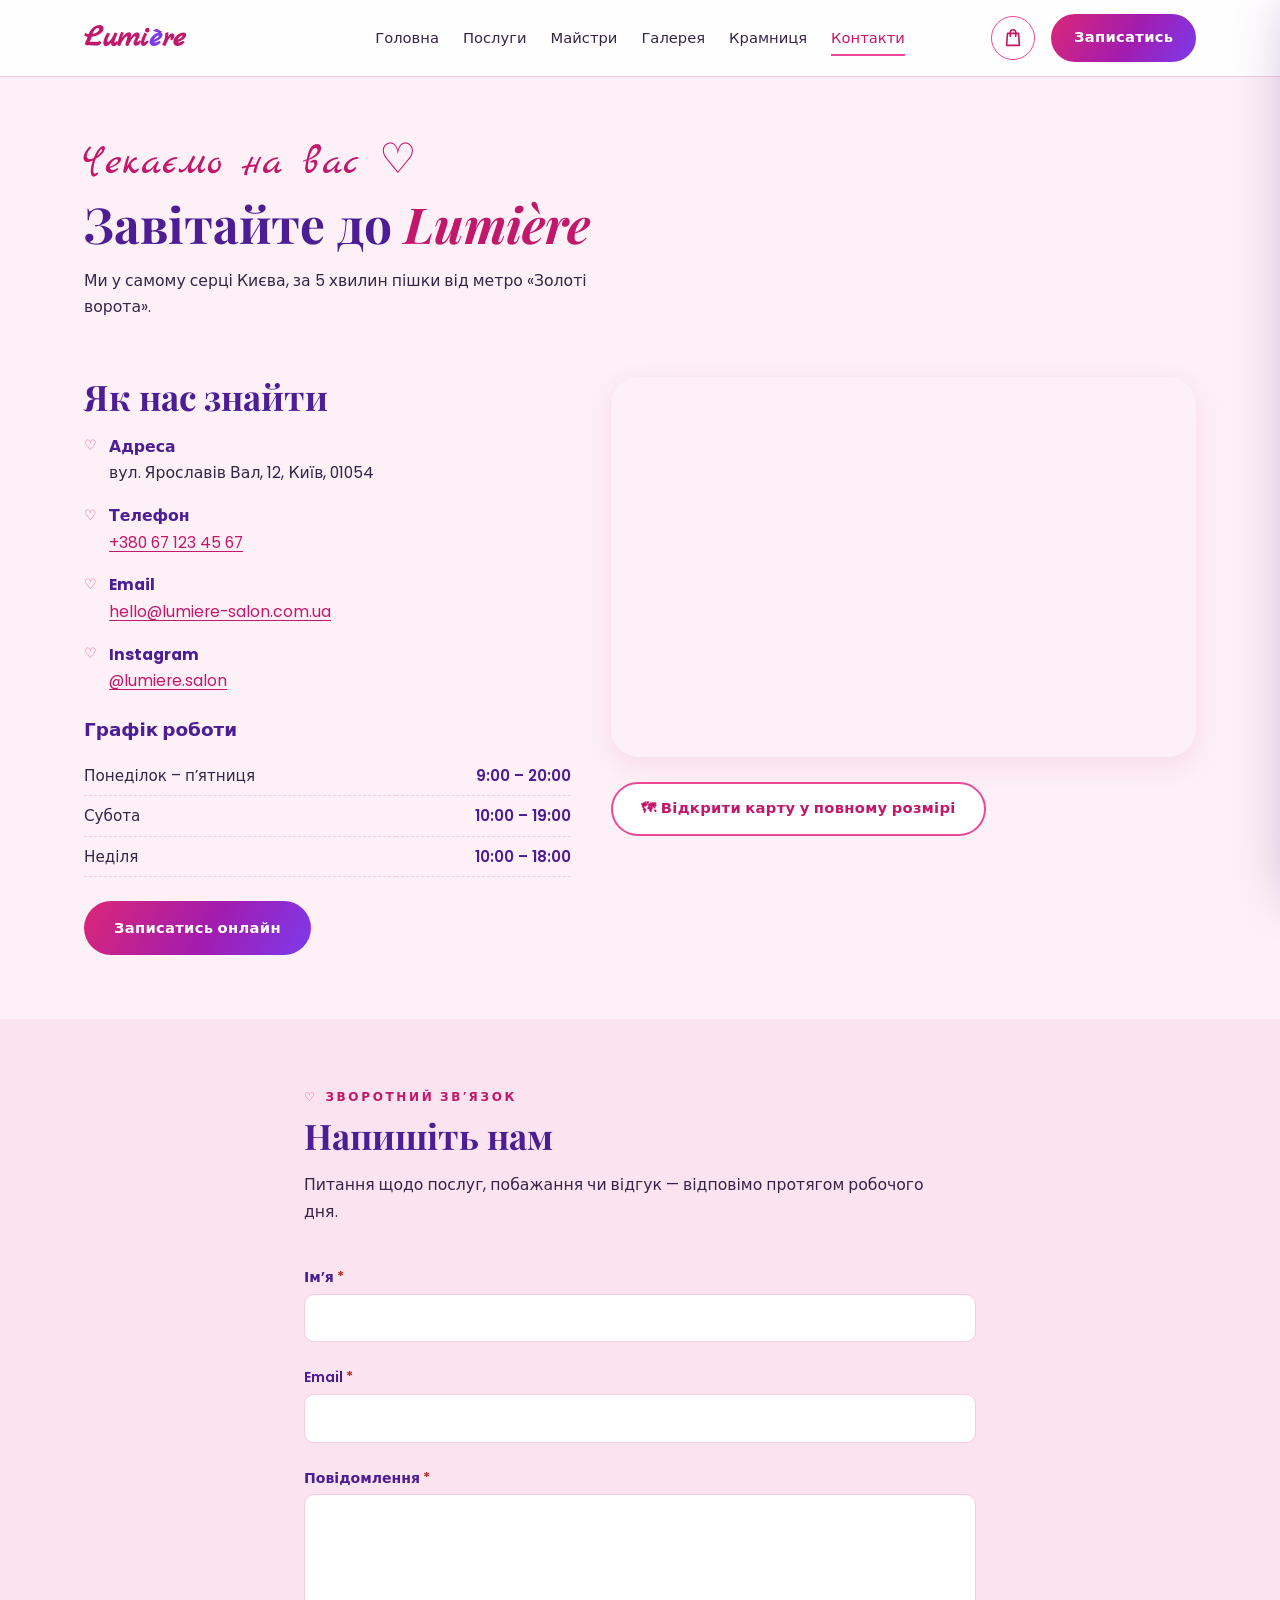
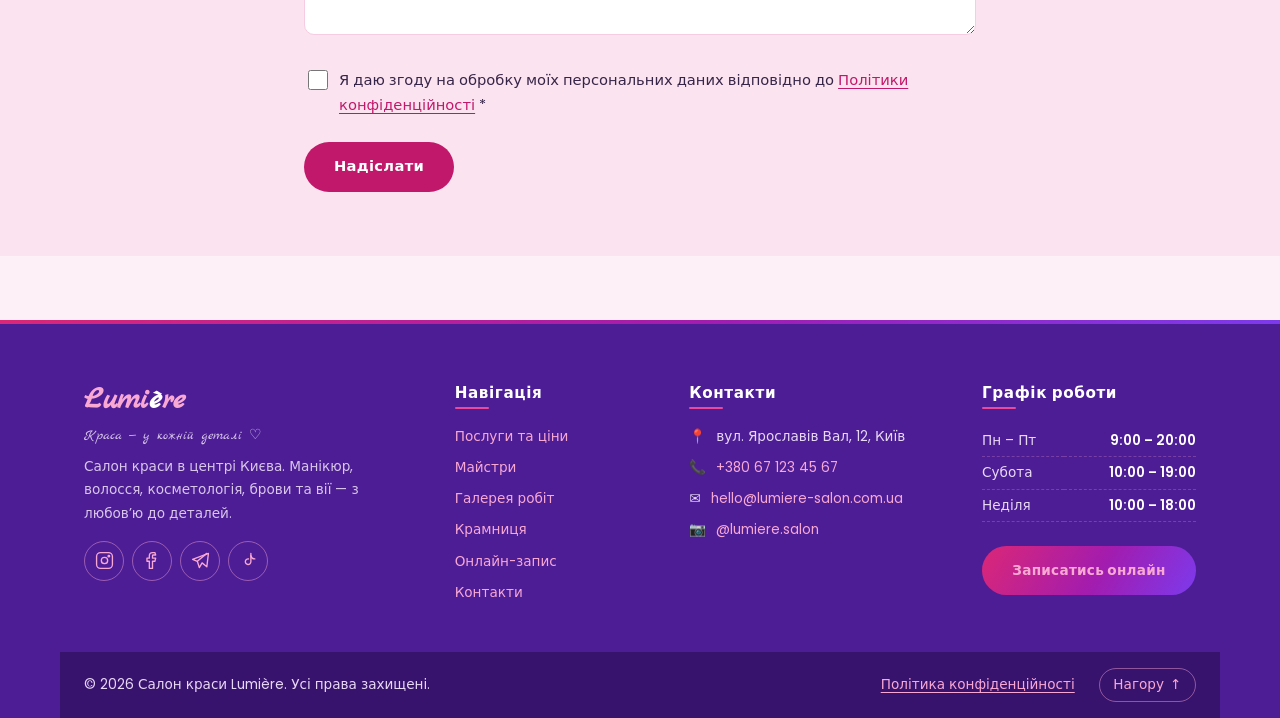
<file: contacts.html>
<!DOCTYPE html>
<html lang="uk">
<head>
  <meta charset="UTF-8">
  <meta name="viewport" content="width=device-width, initial-scale=1.0">
  <title>Контакти салону краси Lumière — адреса, графік, зворотний зв'язок</title>
  <meta name="description" content="Салон краси Lumière: вул. Ярославів Вал, 12, Київ. Працюємо щодня, телефон +380 67 123 45 67. Карта проїзду та форма зворотного зв'язку.">
  <link rel="canonical" href="https://kopchuk-creator.github.io/Lumiere/contacts.html">

  <meta property="og:type" content="website">
  <meta property="og:title" content="Контакти салону Lumière">
  <meta property="og:description" content="вул. Ярославів Вал, 12, Київ · щодня з 9:00 · +380 67 123 45 67">
  <meta property="og:image" content="https://kopchuk-creator.github.io/Lumiere/assets/img/og-cover.svg">
  <meta property="og:url" content="https://kopchuk-creator.github.io/Lumiere/contacts.html">
  <meta property="og:locale" content="uk_UA">

  <link rel="icon" href="favicon.ico" sizes="32x32">
  <link rel="icon" href="favicon.svg" type="image/svg+xml">
  <link rel="preconnect" href="https://fonts.googleapis.com">
  <link rel="preconnect" href="https://fonts.gstatic.com" crossorigin>
  <link href="https://fonts.googleapis.com/css2?family=Playfair+Display:ital,wght@0,400;0,700;1,400;1,700&family=Marck+Script&family=Poppins:wght@400;500;600;700&display=swap" rel="stylesheet">
  <link rel="stylesheet" href="tokens.css">
  <link rel="stylesheet" href="styles.css">
  <link rel="stylesheet" href="cart.css">
</head>
<body>
  <a class="skip-link" href="#main">Перейти до вмісту</a>

  <header class="header">
    <div class="container header__inner">
      <a class="logo" href="index.html">Lumi<span>è</span>re</a>
      <nav class="nav" id="site-nav" aria-label="Головна навігація">
        <ul class="nav__list">
          <li><a class="nav__link" href="index.html">Головна</a></li>
          <li><a class="nav__link" href="services.html">Послуги</a></li>
          <li><a class="nav__link" href="masters.html">Майстри</a></li>
          <li><a class="nav__link" href="gallery.html">Галерея</a></li>
          <li><a class="nav__link" href="shop.html">Крамниця</a></li>
          <li><a class="nav__link" href="contacts.html" aria-current="page">Контакти</a></li>
        </ul>
      </nav>
      <div class="header__actions">
        <button class="cart-toggle" id="cart-toggle" aria-label="Кошик" aria-haspopup="dialog" aria-controls="cart-drawer">
        <svg viewBox="0 0 24 24" width="22" height="22" fill="none" stroke="currentColor" stroke-width="1.8" stroke-linecap="round" stroke-linejoin="round" aria-hidden="true"><path d="M6 7h12l1 13H5L6 7z"/><path d="M9 10V6a3 3 0 0 1 6 0v4"/></svg>
        <span class="cart-badge" id="cart-badge" hidden>0</span>
      </button>
        <a class="btn btn--gold header__cta" href="booking.html">Записатись</a>
        <button class="nav-toggle" aria-expanded="false" aria-controls="site-nav" aria-label="Відкрити меню">
          <span class="nav-toggle__bar"></span><span class="nav-toggle__bar"></span><span class="nav-toggle__bar"></span>
        </button>
      </div>
    </div>
  </header>

  <main id="main">
    <section class="page-hero">
      <div class="container">
        <p class="script-accent">Чекаємо на вас ♡</p>
        <h1>Завітайте до <em>Lumière</em></h1>
        <p>Ми у самому серці Києва, за 5 хвилин пішки від метро «Золоті ворота».</p>
      </div>
    </section>

    <section class="section" style="padding-top: 0;" aria-label="Контактна інформація та карта">
      <div class="container contacts-grid">
        <div>
          <h2>Як нас знайти</h2>
          <ul class="contact-list">
            <li><strong>Адреса</strong> вул. Ярославів Вал, 12, Київ, 01054</li>
            <li><strong>Телефон</strong> <a href="tel:+380671234567">+380 67 123 45 67</a></li>
            <li><strong>Email</strong> <a href="mailto:hello@lumiere-salon.com.ua">hello@lumiere-salon.com.ua</a></li>
            <li><strong>Instagram</strong> <a href="https://instagram.com" rel="noopener" target="_blank">@lumiere.salon</a></li>
          </ul>

          <h3>Графік роботи</h3>
          <table class="schedule-table">
            <caption class="visually-hidden">Графік роботи салону за днями тижня</caption>
            <tbody>
              <tr><td>Понеділок – п’ятниця</td><td>9:00 – 20:00</td></tr>
              <tr><td>Субота</td><td>10:00 – 19:00</td></tr>
              <tr><td>Неділя</td><td>10:00 – 18:00</td></tr>
            </tbody>
          </table>
          <a class="btn btn--gold" href="booking.html">Записатись онлайн</a>
        </div>

        <div>
          <iframe class="map-frame" loading="lazy"
            title="Карта: салон краси Lumière, вул. Ярославів Вал 12, Київ"
            src="https://www.openstreetmap.org/export/embed.html?bbox=30.5030%2C50.4485%2C30.5150%2C50.4545&amp;layer=mapnik&amp;marker=50.4515%2C30.5090">
          </iframe>
          <p style="margin-top: var(--space-3);"><a class="btn btn--ghost" href="https://www.openstreetmap.org/?mlat=50.4515&amp;mlon=30.5090#map=17/50.4515/30.5090" target="_blank" rel="noopener">🗺 Відкрити карту у повному розмірі</a></p>
        </div>
      </div>
    </section>

    <section class="section reviews" aria-labelledby="feedback-title">
      <div class="container" style="max-width: 720px;">
        <div class="section-head">
          <p class="eyebrow">Зворотний зв’язок</p>
          <h2 id="feedback-title">Напишіть нам</h2>
          <p>Питання щодо послуг, побажання чи відгук — відповімо протягом робочого дня.</p>
        </div>

        <form id="feedback-form" novalidate>
          <div class="form-field">
            <label for="fb-name">Ім’я <span class="req" aria-hidden="true">*</span></label>
            <input type="text" id="fb-name" name="name" autocomplete="name" required aria-describedby="fb-name-error">
            <p class="field-error" id="fb-name-error"></p>
          </div>
          <div class="form-field">
            <label for="fb-email">Email <span class="req" aria-hidden="true">*</span></label>
            <input type="email" id="fb-email" name="email" autocomplete="email" required aria-describedby="fb-email-error">
            <p class="field-error" id="fb-email-error"></p>
          </div>
          <div class="form-field">
            <label for="fb-message">Повідомлення <span class="req" aria-hidden="true">*</span></label>
            <textarea id="fb-message" name="message" rows="5" required aria-describedby="fb-message-error"></textarea>
            <p class="field-error" id="fb-message-error"></p>
          </div>
          <div class="checkbox-field">
            <input type="checkbox" id="fb-consent" name="consent" aria-describedby="fb-consent-error">
            <label for="fb-consent">Я даю згоду на обробку моїх персональних даних відповідно до <a href="privacy.html" target="_blank" rel="noopener">Політики конфіденційності</a> <span class="req" aria-hidden="true">*</span></label>
          </div>
          <p class="field-error" id="fb-consent-error"></p>
          <button type="submit" class="btn btn--bordo">Надіслати</button>
          <p class="step-error" id="fb-success" role="status" style="border-color: var(--c-success); color: var(--c-success); background: rgba(47,107,58,0.08);"></p>
        </form>
      </div>
    </section>
  </main>

  <footer class="footer">
    <div class="container">
      <div class="footer__grid">

        <div class="footer__brand">
          <a class="logo" href="index.html">Lumi<span>è</span>re</a>
          <p class="footer__tagline">Краса — у кожній деталі ♡</p>
          <p>Салон краси в центрі Києва. Манікюр, волосся, косметологія, брови та вії — з любов’ю до деталей.</p>
          <ul class="socials" aria-label="Ми в соцмережах">
            <li><a href="https://instagram.com" target="_blank" rel="noopener" aria-label="Instagram салону Lumière">
              <svg viewBox="0 0 24 24" aria-hidden="true" fill="none" stroke="currentColor" stroke-width="1.7" stroke-linecap="round" stroke-linejoin="round"><rect x="2" y="2" width="20" height="20" rx="5"/><circle cx="12" cy="12" r="4"/><circle cx="17.5" cy="6.5" r="1"/></svg>
            </a></li>
            <li><a href="https://facebook.com" target="_blank" rel="noopener" aria-label="Facebook салону Lumière">
              <svg viewBox="0 0 24 24" aria-hidden="true" fill="none" stroke="currentColor" stroke-width="1.7" stroke-linecap="round" stroke-linejoin="round"><path d="M15 2h-3a4 4 0 0 0-4 4v3H5v4h3v9h4v-9h3l1-4h-4V6a1 1 0 0 1 1-1h3z"/></svg>
            </a></li>
            <li><a href="https://t.me" target="_blank" rel="noopener" aria-label="Telegram салону Lumière">
              <svg viewBox="0 0 24 24" aria-hidden="true" fill="none" stroke="currentColor" stroke-width="1.7" stroke-linecap="round" stroke-linejoin="round"><path d="M22 3 2 10.5l6 2.5L10.5 21 14 15l6 5z"/><path d="M8 13l12-10"/></svg>
            </a></li>
            <li><a href="https://tiktok.com" target="_blank" rel="noopener" aria-label="TikTok салону Lumière">
              <svg viewBox="0 0 24 24" aria-hidden="true" fill="none" stroke="currentColor" stroke-width="1.7" stroke-linecap="round" stroke-linejoin="round"><path d="M15 3v10.5a3.5 3.5 0 1 1-3-3.46"/><path d="M15 6a5 5 0 0 0 5 4"/></svg>
            </a></li>
          </ul>
        </div>

        <div>
          <h4>Навігація</h4>
          <ul class="footer__links">
            <li><a href="services.html">Послуги та ціни</a></li>
            <li><a href="masters.html">Майстри</a></li>
            <li><a href="gallery.html">Галерея робіт</a></li>
            <li><a href="shop.html">Крамниця</a></li>
            <li><a href="booking.html">Онлайн-запис</a></li>
            <li><a href="contacts.html">Контакти</a></li>
          </ul>
        </div>

        <div class="footer__contacts">
          <h4>Контакти</h4>
          <ul class="footer__links">
            <li><span aria-hidden="true">📍</span> вул. Ярославів Вал, 12, Київ</li>
            <li><span aria-hidden="true">📞</span> <a href="tel:+380671234567">+380 67 123 45 67</a></li>
            <li><span aria-hidden="true">✉</span> <a href="mailto:hello@lumiere-salon.com.ua">hello@lumiere-salon.com.ua</a></li>
            <li><span aria-hidden="true">📷</span> <a href="https://instagram.com" target="_blank" rel="noopener">@lumiere.salon</a></li>
          </ul>
        </div>

        <div>
          <h4>Графік роботи</h4>
          <table class="footer__hours">
            <caption class="visually-hidden">Графік роботи салону Lumière</caption>
            <tbody>
              <tr><td>Пн – Пт</td><td>9:00 – 20:00</td></tr>
              <tr><td>Субота</td><td>10:00 – 19:00</td></tr>
              <tr><td>Неділя</td><td>10:00 – 18:00</td></tr>
            </tbody>
          </table>
          <a class="btn btn--gold footer__cta" href="booking.html">Записатись онлайн</a>
        </div>

      </div>

      <div class="footer__bottom">
        <p>© <span id="footer-year">2026</span> Салон краси Lumière. Усі права захищені.</p>
        <p class="footer__bottom-links">
          <a href="privacy.html">Політика конфіденційності</a>
          <a class="to-top" href="#main">Нагору <span aria-hidden="true">↑</span></a>
        </p>
      </div>
    </div>
  </footer>

  <script src="shop-data.js"></script>
  <script src="main.js"></script>
  <script src="cart.js"></script>
  <script>
    /* Форма зворотного зв'язку. Точка інтеграції: submit → бекенд/CRM. */
    (function () {
      'use strict';
      var form = document.getElementById('feedback-form');
      if (!form) return;

      function setErr(id, msg) {
        var input = document.getElementById(id);
        var err = document.getElementById(id + '-error');
        err.textContent = msg;
        err.classList.toggle('is-visible', !!msg);
        input.setAttribute('aria-invalid', msg ? 'true' : 'false');
      }

      /* Інлайн-валідація по blur — консистентно з формою запису:
         заповнене поле перевіряється одразу після втрати фокусу,
         порожні поля перевіряються при сабміті. */
      var blurRules = {
        'fb-name': function (v) { return v && v.length < 2 ? 'Вкажіть ім’я (мінімум 2 символи).' : ''; },
        'fb-email': function (v) { return v && !/^[^\s@]+@[^\s@]+\.[^\s@]+$/.test(v) ? 'Вкажіть коректний email.' : ''; },
        'fb-message': function (v) { return v && v.length < 5 ? 'Напишіть повідомлення (мінімум 5 символів).' : ''; }
      };
      form.addEventListener('focusout', function (e) {
        var rule = blurRules[e.target.id];
        if (rule) setErr(e.target.id, rule(e.target.value.trim()));
      });

      form.addEventListener('submit', function (e) {
        e.preventDefault();
        var ok = true;
        var name = document.getElementById('fb-name').value.trim();
        var email = document.getElementById('fb-email').value.trim();
        var msg = document.getElementById('fb-message').value.trim();
        var consent = document.getElementById('fb-consent').checked;

        if (name.length < 2) { setErr('fb-name', 'Вкажіть ім’я (мінімум 2 символи).'); ok = false; } else setErr('fb-name', '');
        if (!/^[^\s@]+@[^\s@]+\.[^\s@]+$/.test(email)) { setErr('fb-email', 'Вкажіть коректний email.'); ok = false; } else setErr('fb-email', '');
        if (msg.length < 5) { setErr('fb-message', 'Напишіть повідомлення (мінімум 5 символів).'); ok = false; } else setErr('fb-message', '');
        if (!consent) { setErr('fb-consent', 'Без згоди на обробку даних надіслати повідомлення неможливо.'); ok = false; } else setErr('fb-consent', '');

        var success = document.getElementById('fb-success');
        if (!ok) {
          success.classList.remove('is-visible');
          var firstInvalid = form.querySelector('[aria-invalid="true"]');
          if (firstInvalid) firstInvalid.focus();
          return;
        }
        /* Точка інтеграції: сюди підключається відправлення на бекенд */
        console.log('FEEDBACK_PAYLOAD', JSON.stringify({ name: name, email: email, message: msg }));
        form.reset();
        success.textContent = 'Дякуємо! Повідомлення надіслано — відповімо протягом робочого дня.';
        success.classList.add('is-visible');
      });
    })();
  </script>
</body>
</html>
</file>
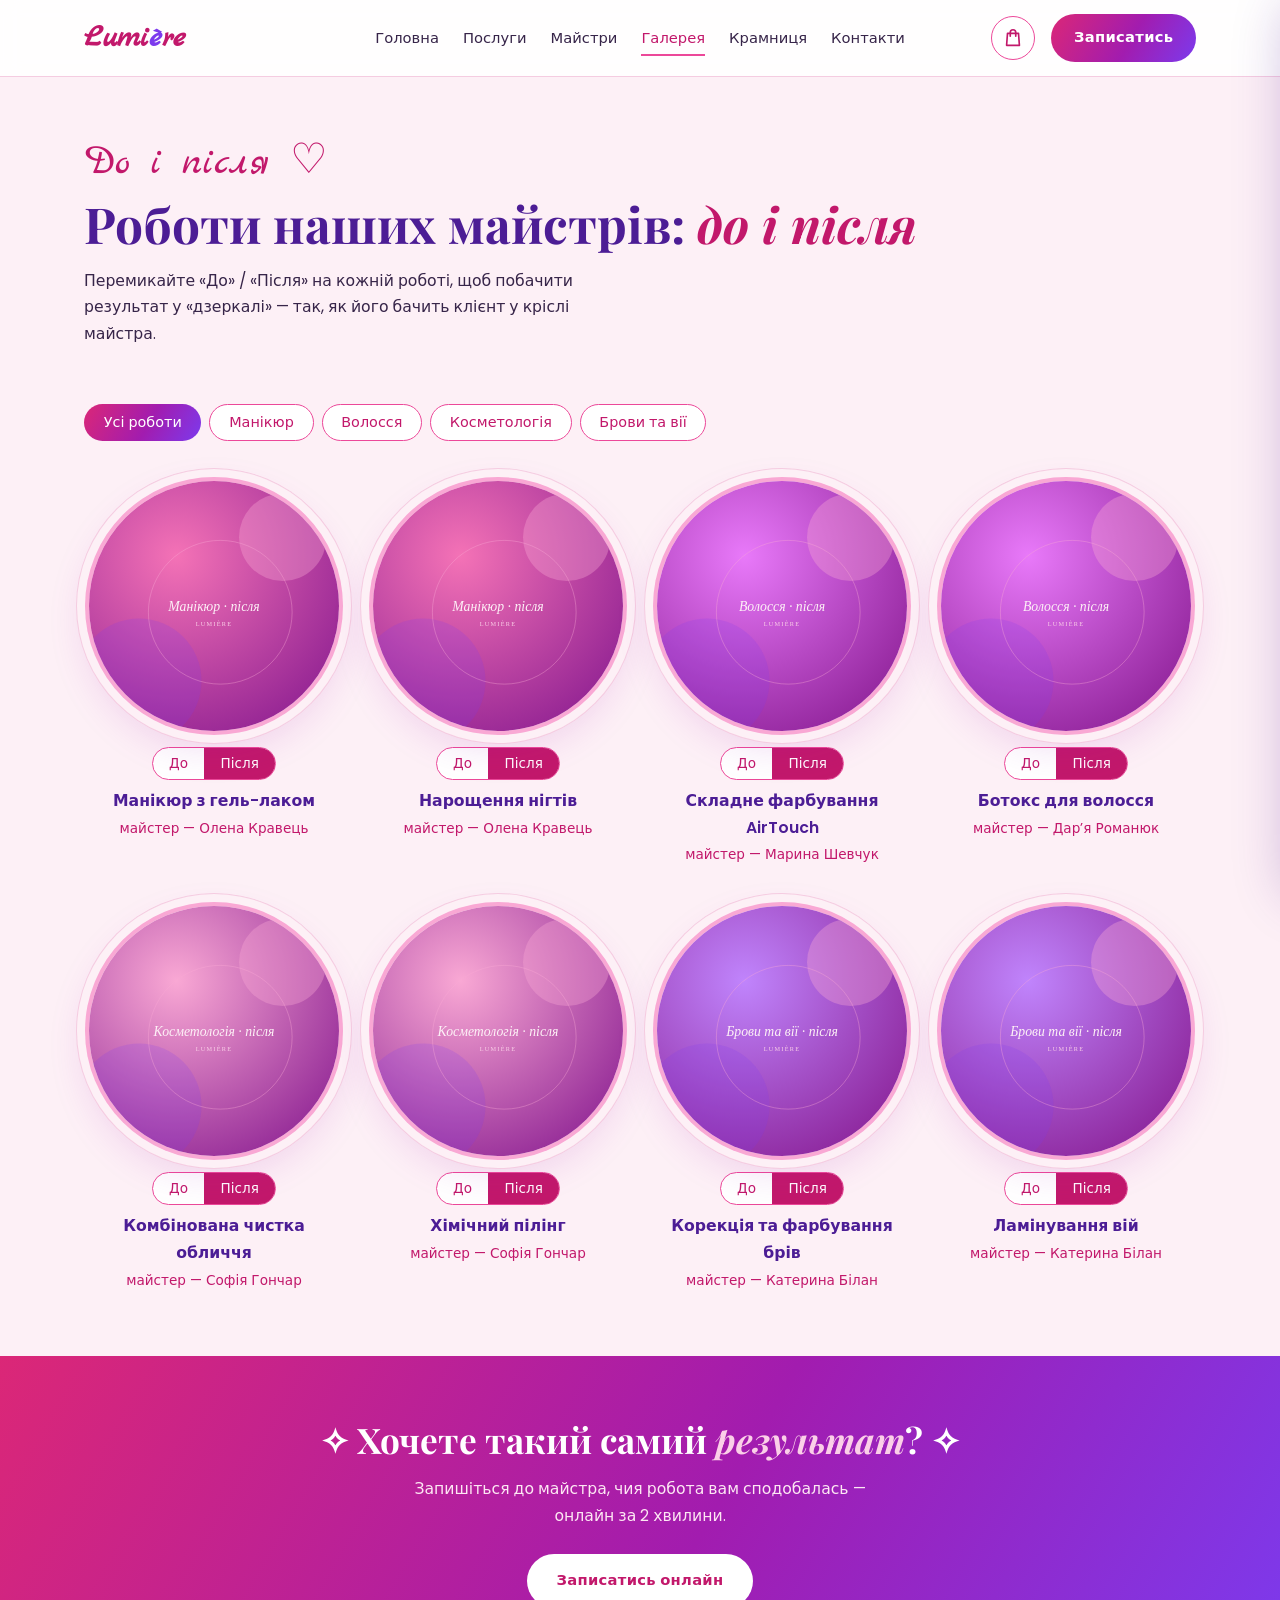
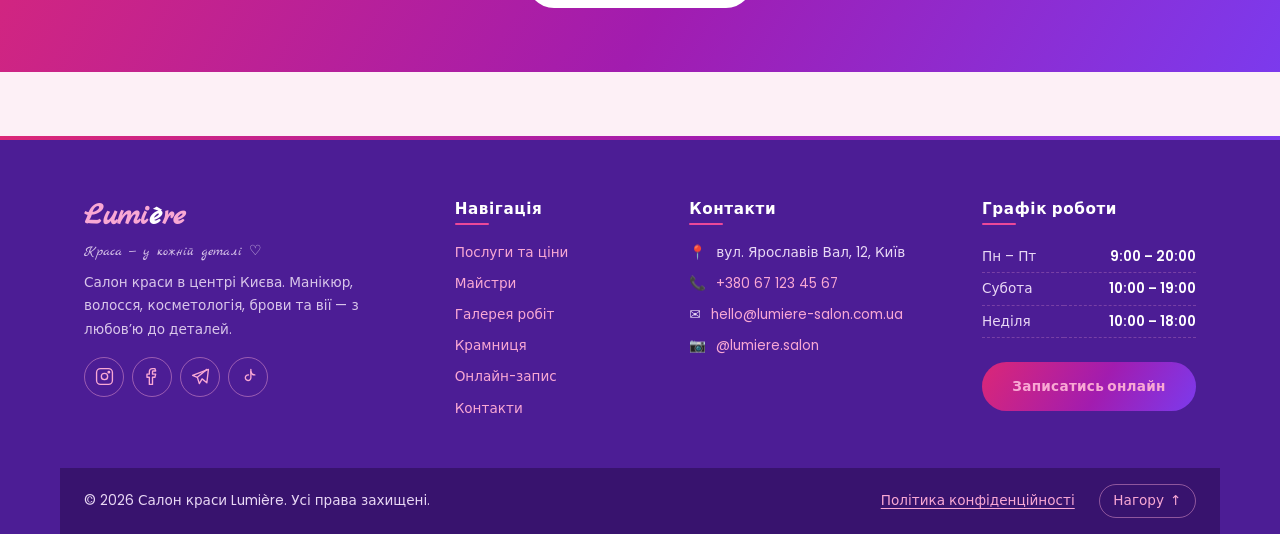
<file: gallery.html>
<!DOCTYPE html>
<html lang="uk">
<head>
  <meta charset="UTF-8">
  <meta name="viewport" content="width=device-width, initial-scale=1.0">
  <title>Галерея робіт до/після — портфоліо салону краси Lumière</title>
  <meta name="description" content="Портфоліо робіт майстрів Lumière: манікюр, фарбування волосся, косметологія, брови та вії у форматі до/після. Оцініть рівень і запишіться онлайн.">
  <link rel="canonical" href="https://kopchuk-creator.github.io/Lumiere/gallery.html">

  <meta property="og:type" content="website">
  <meta property="og:title" content="Галерея робіт салону Lumière">
  <meta property="og:description" content="Роботи наших майстрів у форматі до/після: манікюр, волосся, косметологія, брови та вії.">
  <meta property="og:image" content="https://kopchuk-creator.github.io/Lumiere/assets/img/og-cover.svg">
  <meta property="og:url" content="https://kopchuk-creator.github.io/Lumiere/gallery.html">
  <meta property="og:locale" content="uk_UA">

  <link rel="icon" href="favicon.ico" sizes="32x32">
  <link rel="icon" href="favicon.svg" type="image/svg+xml">
  <link rel="preconnect" href="https://fonts.googleapis.com">
  <link rel="preconnect" href="https://fonts.gstatic.com" crossorigin>
  <link href="https://fonts.googleapis.com/css2?family=Playfair+Display:ital,wght@0,400;0,700;1,400;1,700&family=Marck+Script&family=Poppins:wght@400;500;600;700&display=swap" rel="stylesheet">
  <link rel="stylesheet" href="tokens.css">
  <link rel="stylesheet" href="styles.css">
  <link rel="stylesheet" href="cart.css">
</head>
<body>
  <a class="skip-link" href="#main">Перейти до вмісту</a>

  <header class="header">
    <div class="container header__inner">
      <a class="logo" href="index.html">Lumi<span>è</span>re</a>
      <nav class="nav" id="site-nav" aria-label="Головна навігація">
        <ul class="nav__list">
          <li><a class="nav__link" href="index.html">Головна</a></li>
          <li><a class="nav__link" href="services.html">Послуги</a></li>
          <li><a class="nav__link" href="masters.html">Майстри</a></li>
          <li><a class="nav__link" href="gallery.html" aria-current="page">Галерея</a></li>
          <li><a class="nav__link" href="shop.html">Крамниця</a></li>
          <li><a class="nav__link" href="contacts.html">Контакти</a></li>
        </ul>
      </nav>
      <div class="header__actions">
        <button class="cart-toggle" id="cart-toggle" aria-label="Кошик" aria-haspopup="dialog" aria-controls="cart-drawer">
        <svg viewBox="0 0 24 24" width="22" height="22" fill="none" stroke="currentColor" stroke-width="1.8" stroke-linecap="round" stroke-linejoin="round" aria-hidden="true"><path d="M6 7h12l1 13H5L6 7z"/><path d="M9 10V6a3 3 0 0 1 6 0v4"/></svg>
        <span class="cart-badge" id="cart-badge" hidden>0</span>
      </button>
        <a class="btn btn--gold header__cta" href="booking.html">Записатись</a>
        <button class="nav-toggle" aria-expanded="false" aria-controls="site-nav" aria-label="Відкрити меню">
          <span class="nav-toggle__bar"></span><span class="nav-toggle__bar"></span><span class="nav-toggle__bar"></span>
        </button>
      </div>
    </div>
  </header>

  <main id="main">
    <section class="page-hero">
      <div class="container">
        <p class="script-accent">До і після ♡</p>
        <h1>Роботи наших майстрів: <em>до і після</em></h1>
        <p>Перемикайте «До» / «Після» на кожній роботі, щоб побачити результат у «дзеркалі» — так, як його бачить клієнт у кріслі майстра.</p>
      </div>
    </section>

    <section class="section" style="padding-top: 0;" aria-label="Галерея робіт">
      <div class="container">
        <div class="gallery-filters" role="group" aria-label="Фільтр робіт за категорією">
          <button class="chip" data-filter="all" aria-pressed="true">Усі роботи</button>
          <button class="chip" data-filter="nails" aria-pressed="false">Манікюр</button>
          <button class="chip" data-filter="hair" aria-pressed="false">Волосся</button>
          <button class="chip" data-filter="cosmetology" aria-pressed="false">Косметологія</button>
          <button class="chip" data-filter="brows" aria-pressed="false">Брови та вії</button>
        </div>

        <div class="gallery-grid">
          <!-- Манікюр -->
          <article class="work" data-category="nails">
            <div class="mirror">
              <div class="work__imgs">
                <img src="https://images.unsplash.com/photo-1610992015732-2449b76344bc?auto=format&amp;fit=crop&amp;w=800&amp;q=80" onerror="this.onerror=null;this.src='assets/img/work-nails-1-before.svg'" alt="Нігті до процедури: відросла кутикула, без покриття" data-role="before" data-state="hidden" width="800" height="800" loading="lazy">
                <img src="https://images.unsplash.com/photo-1522337660859-02fbefca4702?auto=format&amp;fit=crop&amp;w=800&amp;q=80" onerror="this.onerror=null;this.src='assets/img/work-nails-1-after.svg'" alt="Манікюр після: рівне глянцеве покриття гель-лаком" data-role="after" data-state="visible" width="800" height="800" loading="lazy">
              </div>
            </div>
            <div class="work__toggle" role="group" aria-label="Перемикач до/після">
              <button type="button" data-state="before" aria-pressed="false">До</button>
              <button type="button" data-state="after" aria-pressed="true">Після</button>
            </div>
            <p class="work__title">Манікюр з гель-лаком</p>
            <p class="work__master">майстер — Олена Кравець</p>
          </article>

          <article class="work" data-category="nails">
            <div class="mirror">
              <div class="work__imgs">
                <img src="https://images.unsplash.com/photo-1604654894610-df63bc536371?auto=format&amp;fit=crop&amp;w=800&amp;q=80" onerror="this.onerror=null;this.src='assets/img/work-nails-2-before.svg'" alt="Нігті до нарощення: коротка природна довжина" data-role="before" data-state="hidden" width="800" height="800" loading="lazy">
                <img src="https://images.unsplash.com/photo-1632345031435-8727f6897d53?auto=format&amp;fit=crop&amp;w=800&amp;q=80" onerror="this.onerror=null;this.src='assets/img/work-nails-2-after.svg'" alt="Після нарощення: мигдалеподібна форма з французьким дизайном" data-role="after" data-state="visible" width="800" height="800" loading="lazy">
              </div>
            </div>
            <div class="work__toggle" role="group" aria-label="Перемикач до/після">
              <button type="button" data-state="before" aria-pressed="false">До</button>
              <button type="button" data-state="after" aria-pressed="true">Після</button>
            </div>
            <p class="work__title">Нарощення нігтів</p>
            <p class="work__master">майстер — Олена Кравець</p>
          </article>

          <!-- Волосся -->
          <article class="work" data-category="hair">
            <div class="mirror">
              <div class="work__imgs">
                <img src="https://images.unsplash.com/photo-1521590832167-7bcbfaa6381f?auto=format&amp;fit=crop&amp;w=800&amp;q=80" onerror="this.onerror=null;this.src='assets/img/work-hair-1-before.svg'" alt="Волосся до фарбування: нерівномірний відтінок, відросле коріння" data-role="before" data-state="hidden" width="800" height="800" loading="lazy">
                <img src="https://images.unsplash.com/photo-1562322140-8baeececf3df?auto=format&amp;fit=crop&amp;w=800&amp;q=80" onerror="this.onerror=null;this.src='assets/img/work-hair-1-after.svg'" alt="Після AirTouch: плавні світлі переливи по довжині" data-role="after" data-state="visible" width="800" height="800" loading="lazy">
              </div>
            </div>
            <div class="work__toggle" role="group" aria-label="Перемикач до/після">
              <button type="button" data-state="before" aria-pressed="false">До</button>
              <button type="button" data-state="after" aria-pressed="true">Після</button>
            </div>
            <p class="work__title">Складне фарбування AirTouch</p>
            <p class="work__master">майстер — Марина Шевчук</p>
          </article>

          <article class="work" data-category="hair">
            <div class="mirror">
              <div class="work__imgs">
                <img src="https://images.unsplash.com/photo-1581182800629-7d90925ad072?auto=format&amp;fit=crop&amp;w=800&amp;q=80" onerror="this.onerror=null;this.src='assets/img/work-hair-2-before.svg'" alt="Волосся до процедури: пористе, посічені кінчики" data-role="before" data-state="hidden" width="800" height="800" loading="lazy">
                <img src="https://images.unsplash.com/photo-1580618672591-eb180b1a973f?auto=format&amp;fit=crop&amp;w=800&amp;q=80" onerror="this.onerror=null;this.src='assets/img/work-hair-2-after.svg'" alt="Після ботоксу для волосся: гладке блискуче полотно" data-role="after" data-state="visible" width="800" height="800" loading="lazy">
              </div>
            </div>
            <div class="work__toggle" role="group" aria-label="Перемикач до/після">
              <button type="button" data-state="before" aria-pressed="false">До</button>
              <button type="button" data-state="after" aria-pressed="true">Після</button>
            </div>
            <p class="work__title">Ботокс для волосся</p>
            <p class="work__master">майстер — Дар’я Романюк</p>
          </article>

          <!-- Косметологія -->
          <article class="work" data-category="cosmetology">
            <div class="mirror">
              <div class="work__imgs">
                <img src="https://images.unsplash.com/photo-1616394584738-fc6e612e71b9?auto=format&amp;fit=crop&amp;w=800&amp;q=80" onerror="this.onerror=null;this.src='assets/img/work-cosmetology-1-before.svg'" alt="Шкіра до чистки: розширені пори, нерівний тон" data-role="before" data-state="hidden" width="800" height="800" loading="lazy">
                <img src="https://images.unsplash.com/photo-1570172619644-dfd03ed5d881?auto=format&amp;fit=crop&amp;w=800&amp;q=80" onerror="this.onerror=null;this.src='assets/img/work-cosmetology-1-after.svg'" alt="Після чистки обличчя: рівна доглянута шкіра" data-role="after" data-state="visible" width="800" height="800" loading="lazy">
              </div>
            </div>
            <div class="work__toggle" role="group" aria-label="Перемикач до/після">
              <button type="button" data-state="before" aria-pressed="false">До</button>
              <button type="button" data-state="after" aria-pressed="true">Після</button>
            </div>
            <p class="work__title">Комбінована чистка обличчя</p>
            <p class="work__master">майстер — Софія Гончар</p>
          </article>

          <article class="work" data-category="cosmetology">
            <div class="mirror">
              <div class="work__imgs">
                <img src="https://images.unsplash.com/photo-1583001931096-959e9a1a6223?auto=format&amp;fit=crop&amp;w=800&amp;q=80" onerror="this.onerror=null;this.src='assets/img/work-cosmetology-2-before.svg'" alt="Шкіра до курсу пілінгів: тьмяний тон, пігментація" data-role="before" data-state="hidden" width="800" height="800" loading="lazy">
                <img src="https://images.unsplash.com/photo-1596755389378-c31d21fd1273?auto=format&amp;fit=crop&amp;w=800&amp;q=80" onerror="this.onerror=null;this.src='assets/img/work-cosmetology-2-after.svg'" alt="Після пілінгу: свіжа сяюча шкіра з рівним тоном" data-role="after" data-state="visible" width="800" height="800" loading="lazy">
              </div>
            </div>
            <div class="work__toggle" role="group" aria-label="Перемикач до/після">
              <button type="button" data-state="before" aria-pressed="false">До</button>
              <button type="button" data-state="after" aria-pressed="true">Після</button>
            </div>
            <p class="work__title">Хімічний пілінг</p>
            <p class="work__master">майстер — Софія Гончар</p>
          </article>

          <!-- Брови та вії -->
          <article class="work" data-category="brows">
            <div class="mirror">
              <div class="work__imgs">
                <img src="https://images.unsplash.com/photo-1516975080664-ed2fc6a32937?auto=format&amp;fit=crop&amp;w=800&amp;q=80" onerror="this.onerror=null;this.src='assets/img/work-brows-1-before.svg'" alt="Брови до корекції: без форми, неоднорідний колір" data-role="before" data-state="hidden" width="800" height="800" loading="lazy">
                <img src="https://images.unsplash.com/photo-1512290923902-8a9f81dc236c?auto=format&amp;fit=crop&amp;w=800&amp;q=80" onerror="this.onerror=null;this.src='assets/img/work-brows-1-after.svg'" alt="Після корекції та фарбування: чітка симетрична форма" data-role="after" data-state="visible" width="800" height="800" loading="lazy">
              </div>
            </div>
            <div class="work__toggle" role="group" aria-label="Перемикач до/після">
              <button type="button" data-state="before" aria-pressed="false">До</button>
              <button type="button" data-state="after" aria-pressed="true">Після</button>
            </div>
            <p class="work__title">Корекція та фарбування брів</p>
            <p class="work__master">майстер — Катерина Білан</p>
          </article>

          <article class="work" data-category="brows">
            <div class="mirror">
              <div class="work__imgs">
                <img src="https://images.unsplash.com/photo-1614252369475-531eba835eb1?auto=format&amp;fit=crop&amp;w=800&amp;q=80" onerror="this.onerror=null;this.src='assets/img/work-brows-2-before.svg'" alt="Вії до ламінування: прямі, без вигину" data-role="before" data-state="hidden" width="800" height="800" loading="lazy">
                <img src="https://images.unsplash.com/photo-1531746020798-e6953c6e8e04?auto=format&amp;fit=crop&amp;w=800&amp;q=80" onerror="this.onerror=null;this.src='assets/img/work-brows-2-after.svg'" alt="Після ламінування вій: виразний вигин і насичений колір" data-role="after" data-state="visible" width="800" height="800" loading="lazy">
              </div>
            </div>
            <div class="work__toggle" role="group" aria-label="Перемикач до/після">
              <button type="button" data-state="before" aria-pressed="false">До</button>
              <button type="button" data-state="after" aria-pressed="true">Після</button>
            </div>
            <p class="work__title">Ламінування вій</p>
            <p class="work__master">майстер — Катерина Білан</p>
          </article>
        </div>
      </div>
    </section>

    <section class="cta-band">
      <div class="container">
        <h2>Хочете такий самий <em>результат</em>?</h2>
        <p>Запишіться до майстра, чия робота вам сподобалась — онлайн за 2 хвилини.</p>
        <a class="btn btn--gold" href="booking.html">Записатись онлайн</a>
      </div>
    </section>
  </main>

  <footer class="footer">
    <div class="container">
      <div class="footer__grid">

        <div class="footer__brand">
          <a class="logo" href="index.html">Lumi<span>è</span>re</a>
          <p class="footer__tagline">Краса — у кожній деталі ♡</p>
          <p>Салон краси в центрі Києва. Манікюр, волосся, косметологія, брови та вії — з любов’ю до деталей.</p>
          <ul class="socials" aria-label="Ми в соцмережах">
            <li><a href="https://instagram.com" target="_blank" rel="noopener" aria-label="Instagram салону Lumière">
              <svg viewBox="0 0 24 24" aria-hidden="true" fill="none" stroke="currentColor" stroke-width="1.7" stroke-linecap="round" stroke-linejoin="round"><rect x="2" y="2" width="20" height="20" rx="5"/><circle cx="12" cy="12" r="4"/><circle cx="17.5" cy="6.5" r="1"/></svg>
            </a></li>
            <li><a href="https://facebook.com" target="_blank" rel="noopener" aria-label="Facebook салону Lumière">
              <svg viewBox="0 0 24 24" aria-hidden="true" fill="none" stroke="currentColor" stroke-width="1.7" stroke-linecap="round" stroke-linejoin="round"><path d="M15 2h-3a4 4 0 0 0-4 4v3H5v4h3v9h4v-9h3l1-4h-4V6a1 1 0 0 1 1-1h3z"/></svg>
            </a></li>
            <li><a href="https://t.me" target="_blank" rel="noopener" aria-label="Telegram салону Lumière">
              <svg viewBox="0 0 24 24" aria-hidden="true" fill="none" stroke="currentColor" stroke-width="1.7" stroke-linecap="round" stroke-linejoin="round"><path d="M22 3 2 10.5l6 2.5L10.5 21 14 15l6 5z"/><path d="M8 13l12-10"/></svg>
            </a></li>
            <li><a href="https://tiktok.com" target="_blank" rel="noopener" aria-label="TikTok салону Lumière">
              <svg viewBox="0 0 24 24" aria-hidden="true" fill="none" stroke="currentColor" stroke-width="1.7" stroke-linecap="round" stroke-linejoin="round"><path d="M15 3v10.5a3.5 3.5 0 1 1-3-3.46"/><path d="M15 6a5 5 0 0 0 5 4"/></svg>
            </a></li>
          </ul>
        </div>

        <div>
          <h4>Навігація</h4>
          <ul class="footer__links">
            <li><a href="services.html">Послуги та ціни</a></li>
            <li><a href="masters.html">Майстри</a></li>
            <li><a href="gallery.html">Галерея робіт</a></li>
            <li><a href="shop.html">Крамниця</a></li>
            <li><a href="booking.html">Онлайн-запис</a></li>
            <li><a href="contacts.html">Контакти</a></li>
          </ul>
        </div>

        <div class="footer__contacts">
          <h4>Контакти</h4>
          <ul class="footer__links">
            <li><span aria-hidden="true">📍</span> вул. Ярославів Вал, 12, Київ</li>
            <li><span aria-hidden="true">📞</span> <a href="tel:+380671234567">+380 67 123 45 67</a></li>
            <li><span aria-hidden="true">✉</span> <a href="mailto:hello@lumiere-salon.com.ua">hello@lumiere-salon.com.ua</a></li>
            <li><span aria-hidden="true">📷</span> <a href="https://instagram.com" target="_blank" rel="noopener">@lumiere.salon</a></li>
          </ul>
        </div>

        <div>
          <h4>Графік роботи</h4>
          <table class="footer__hours">
            <caption class="visually-hidden">Графік роботи салону Lumière</caption>
            <tbody>
              <tr><td>Пн – Пт</td><td>9:00 – 20:00</td></tr>
              <tr><td>Субота</td><td>10:00 – 19:00</td></tr>
              <tr><td>Неділя</td><td>10:00 – 18:00</td></tr>
            </tbody>
          </table>
          <a class="btn btn--gold footer__cta" href="booking.html">Записатись онлайн</a>
        </div>

      </div>

      <div class="footer__bottom">
        <p>© <span id="footer-year">2026</span> Салон краси Lumière. Усі права захищені.</p>
        <p class="footer__bottom-links">
          <a href="privacy.html">Політика конфіденційності</a>
          <a class="to-top" href="#main">Нагору <span aria-hidden="true">↑</span></a>
        </p>
      </div>
    </div>
  </footer>

  <script src="shop-data.js"></script>
  <script src="main.js"></script>
  <script src="cart.js"></script>
</body>
</html>
</file>
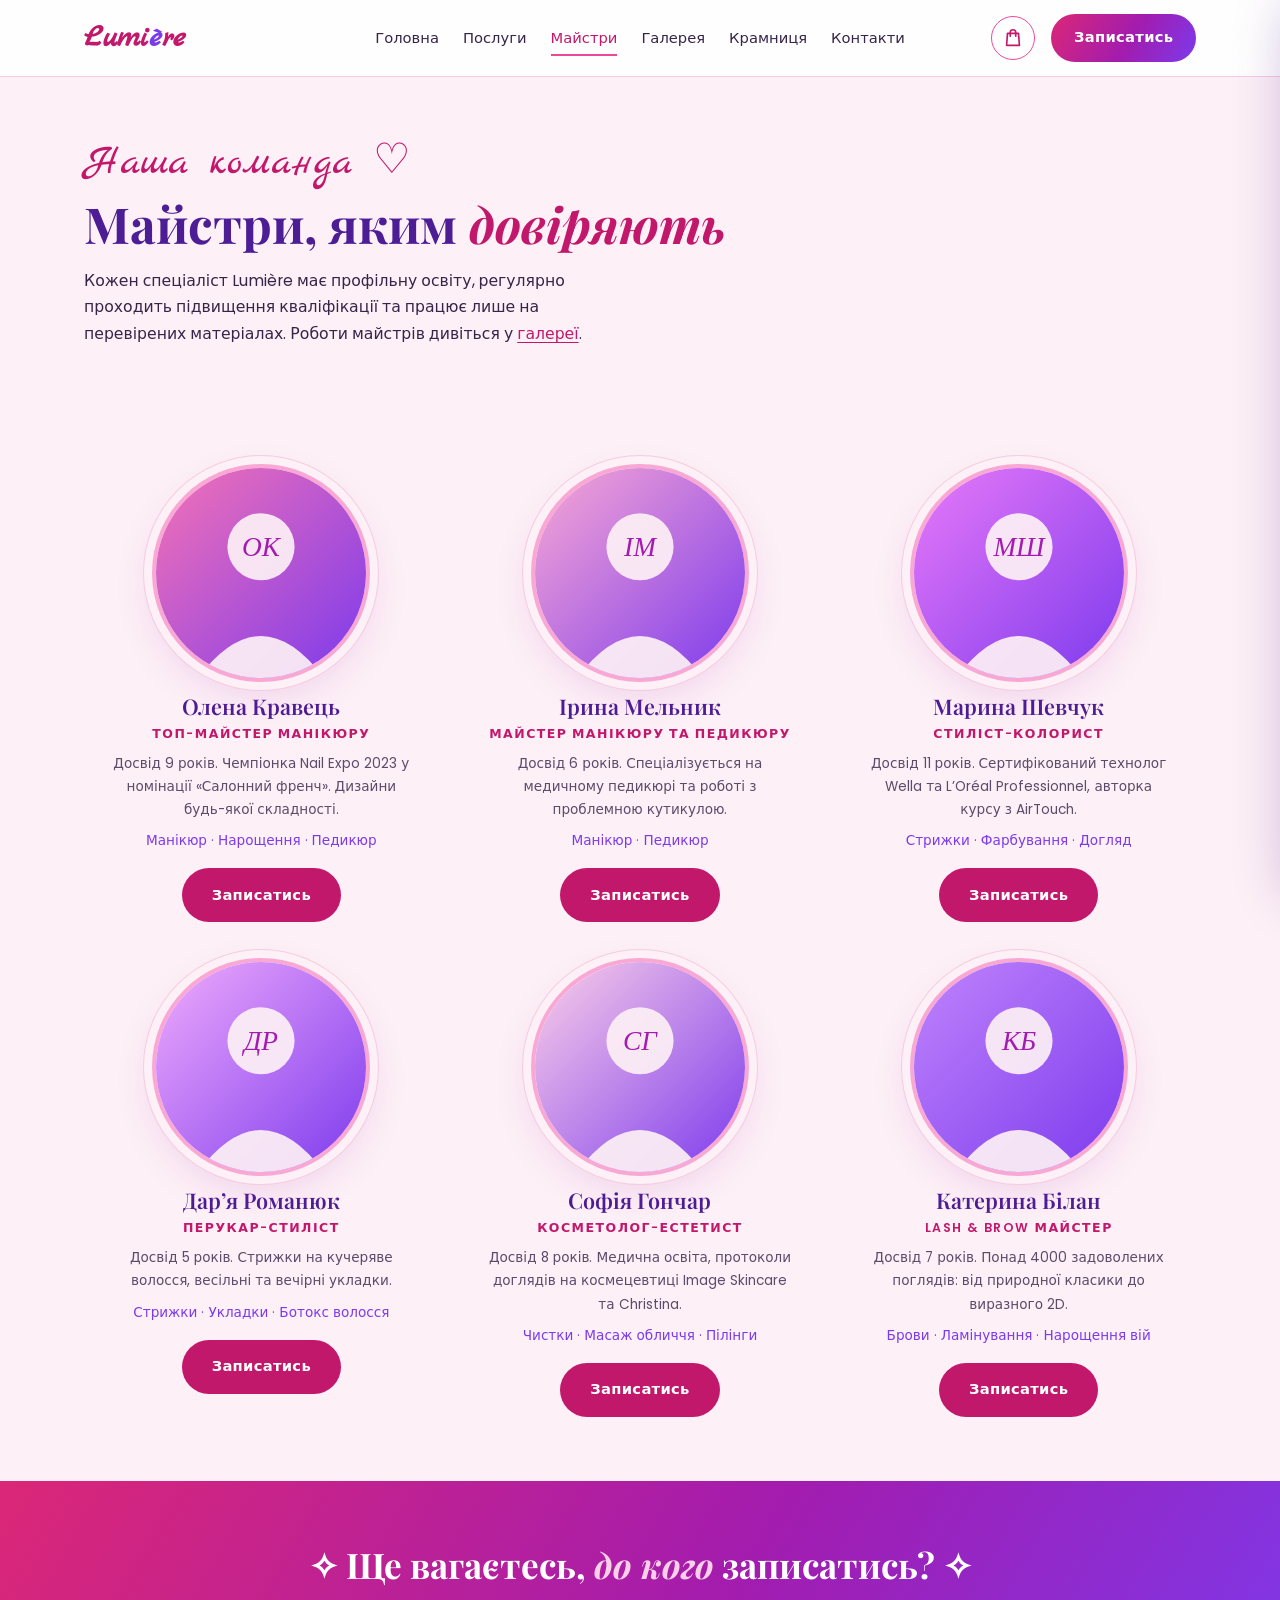
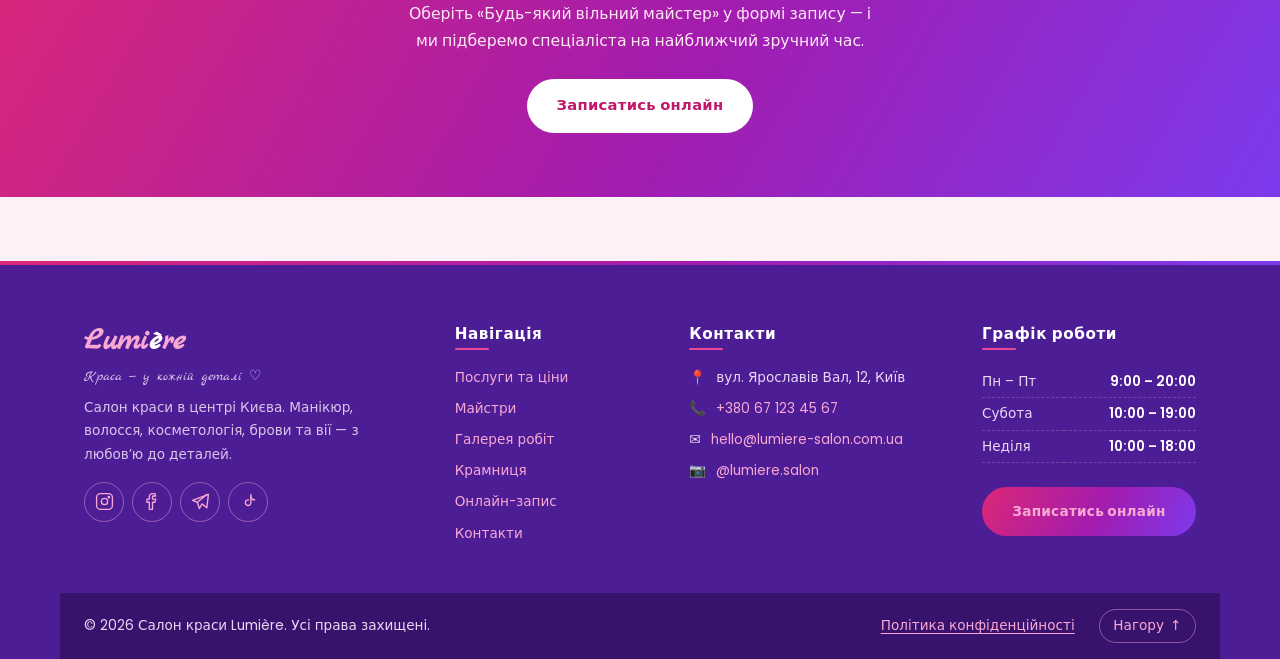
<file: masters.html>
<!DOCTYPE html>
<html lang="uk">
<head>
  <meta charset="UTF-8">
  <meta name="viewport" content="width=device-width, initial-scale=1.0">
  <title>Наші майстри — команда салону краси Lumière у Києві</title>
  <meta name="description" content="Команда салону Lumière: майстри манікюру, стилісти-колористи, косметолог та lash&brow майстер. Досвід від 5 років, портфоліо робіт, запис онлайн.">
  <link rel="canonical" href="https://kopchuk-creator.github.io/Lumiere/masters.html">

  <meta property="og:type" content="website">
  <meta property="og:title" content="Майстри салону Lumière">
  <meta property="og:description" content="Шість спеціалістів із профільною освітою та досвідом від 5 років. Оберіть свого майстра та запишіться онлайн.">
  <meta property="og:image" content="https://kopchuk-creator.github.io/Lumiere/assets/img/og-cover.svg">
  <meta property="og:url" content="https://kopchuk-creator.github.io/Lumiere/masters.html">
  <meta property="og:locale" content="uk_UA">

  <link rel="icon" href="favicon.ico" sizes="32x32">
  <link rel="icon" href="favicon.svg" type="image/svg+xml">
  <link rel="preconnect" href="https://fonts.googleapis.com">
  <link rel="preconnect" href="https://fonts.gstatic.com" crossorigin>
  <link href="https://fonts.googleapis.com/css2?family=Playfair+Display:ital,wght@0,400;0,700;1,400;1,700&family=Marck+Script&family=Poppins:wght@400;500;600;700&display=swap" rel="stylesheet">
  <link rel="stylesheet" href="tokens.css">
  <link rel="stylesheet" href="styles.css">
  <link rel="stylesheet" href="cart.css">
</head>
<body>
  <a class="skip-link" href="#main">Перейти до вмісту</a>

  <header class="header">
    <div class="container header__inner">
      <a class="logo" href="index.html">Lumi<span>è</span>re</a>
      <nav class="nav" id="site-nav" aria-label="Головна навігація">
        <ul class="nav__list">
          <li><a class="nav__link" href="index.html">Головна</a></li>
          <li><a class="nav__link" href="services.html">Послуги</a></li>
          <li><a class="nav__link" href="masters.html" aria-current="page">Майстри</a></li>
          <li><a class="nav__link" href="gallery.html">Галерея</a></li>
          <li><a class="nav__link" href="shop.html">Крамниця</a></li>
          <li><a class="nav__link" href="contacts.html">Контакти</a></li>
        </ul>
      </nav>
      <div class="header__actions">
        <button class="cart-toggle" id="cart-toggle" aria-label="Кошик" aria-haspopup="dialog" aria-controls="cart-drawer">
        <svg viewBox="0 0 24 24" width="22" height="22" fill="none" stroke="currentColor" stroke-width="1.8" stroke-linecap="round" stroke-linejoin="round" aria-hidden="true"><path d="M6 7h12l1 13H5L6 7z"/><path d="M9 10V6a3 3 0 0 1 6 0v4"/></svg>
        <span class="cart-badge" id="cart-badge" hidden>0</span>
      </button>
        <a class="btn btn--gold header__cta" href="booking.html">Записатись</a>
        <button class="nav-toggle" aria-expanded="false" aria-controls="site-nav" aria-label="Відкрити меню">
          <span class="nav-toggle__bar"></span><span class="nav-toggle__bar"></span><span class="nav-toggle__bar"></span>
        </button>
      </div>
    </div>
  </header>

  <main id="main">
    <section class="page-hero">
      <div class="container">
        <p class="script-accent">Наша команда ♡</p>
        <h1>Майстри, яким <em>довіряють</em></h1>
        <p>Кожен спеціаліст Lumière має профільну освіту, регулярно проходить підвищення кваліфікації та працює лише на перевірених матеріалах. Роботи майстрів дивіться у <a href="gallery.html">галереї</a>.</p>
      </div>
    </section>

    <section class="section" aria-label="Список майстрів">
      <div class="container">
        <div class="masters-grid">
          <article class="master-card">
            <div class="mirror"><img src="https://images.unsplash.com/photo-1494790108377-be9c29b29330?auto=format&amp;fit=crop&amp;w=800&amp;q=80" onerror="this.onerror=null;this.src='assets/img/master-olena.svg'" alt="Олена Кравець, топ-майстер манікюру" width="400" height="400" loading="lazy"></div>
            <h3>Олена Кравець</h3>
            <p class="master-card__role">Топ-майстер манікюру</p>
            <p class="master-card__bio">Досвід 9 років. Чемпіонка Nail Expo 2023 у номінації «Салонний френч». Дизайни будь-якої складності.</p>
            <p class="master-card__services">Манікюр · Нарощення · Педикюр</p>
            <a class="btn btn--bordo" href="booking.html?service=manicure-gel">Записатись</a>
          </article>

          <article class="master-card">
            <div class="mirror"><img src="https://images.unsplash.com/photo-1438761681033-6461ffad8d80?auto=format&amp;fit=crop&amp;w=800&amp;q=80" onerror="this.onerror=null;this.src='assets/img/master-iryna.svg'" alt="Ірина Мельник, майстер манікюру та педикюру" width="400" height="400" loading="lazy"></div>
            <h3>Ірина Мельник</h3>
            <p class="master-card__role">Майстер манікюру та педикюру</p>
            <p class="master-card__bio">Досвід 6 років. Спеціалізується на медичному педикюрі та роботі з проблемною кутикулою.</p>
            <p class="master-card__services">Манікюр · Педикюр</p>
            <a class="btn btn--bordo" href="booking.html?service=pedicure-apparatus">Записатись</a>
          </article>

          <article class="master-card">
            <div class="mirror"><img src="https://images.unsplash.com/photo-1544005313-94ddf0286df2?auto=format&amp;fit=crop&amp;w=800&amp;q=80" onerror="this.onerror=null;this.src='assets/img/master-maryna.svg'" alt="Марина Шевчук, стиліст-колорист" width="400" height="400" loading="lazy"></div>
            <h3>Марина Шевчук</h3>
            <p class="master-card__role">Стиліст-колорист</p>
            <p class="master-card__bio">Досвід 11 років. Сертифікований технолог Wella та L’Oréal Professionnel, авторка курсу з AirTouch.</p>
            <p class="master-card__services">Стрижки · Фарбування · Догляд</p>
            <a class="btn btn--bordo" href="booking.html?service=color-airtouch">Записатись</a>
          </article>

          <article class="master-card">
            <div class="mirror"><img src="https://images.unsplash.com/photo-1508214751196-bcfd4ca60f91?auto=format&amp;fit=crop&amp;w=800&amp;q=80" onerror="this.onerror=null;this.src='assets/img/master-daria.svg'" alt="Дар’я Романюк, перукар-стиліст" width="400" height="400" loading="lazy"></div>
            <h3>Дар’я Романюк</h3>
            <p class="master-card__role">Перукар-стиліст</p>
            <p class="master-card__bio">Досвід 5 років. Стрижки на кучеряве волосся, весільні та вечірні укладки.</p>
            <p class="master-card__services">Стрижки · Укладки · Ботокс волосся</p>
            <a class="btn btn--bordo" href="booking.html?service=haircut-women">Записатись</a>
          </article>

          <article class="master-card">
            <div class="mirror"><img src="https://images.unsplash.com/photo-1534528741775-53994a69daeb?auto=format&amp;fit=crop&amp;w=800&amp;q=80" onerror="this.onerror=null;this.src='assets/img/master-sofia.svg'" alt="Софія Гончар, косметолог-естетист" width="400" height="400" loading="lazy"></div>
            <h3>Софія Гончар</h3>
            <p class="master-card__role">Косметолог-естетист</p>
            <p class="master-card__bio">Досвід 8 років. Медична освіта, протоколи доглядів на космецевтиці Image Skincare та Christina.</p>
            <p class="master-card__services">Чистки · Масаж обличчя · Пілінги</p>
            <a class="btn btn--bordo" href="booking.html?service=face-cleaning">Записатись</a>
          </article>

          <article class="master-card">
            <div class="mirror"><img src="https://images.unsplash.com/photo-1519699047748-de8e457a634e?auto=format&amp;fit=crop&amp;w=800&amp;q=80" onerror="this.onerror=null;this.src='assets/img/master-kateryna.svg'" alt="Катерина Білан, lash та brow майстер" width="400" height="400" loading="lazy"></div>
            <h3>Катерина Білан</h3>
            <p class="master-card__role">Lash &amp; brow майстер</p>
            <p class="master-card__bio">Досвід 7 років. Понад 4000 задоволених поглядів: від природної класики до виразного 2D.</p>
            <p class="master-card__services">Брови · Ламінування · Нарощення вій</p>
            <a class="btn btn--bordo" href="booking.html?service=brows-lamination">Записатись</a>
          </article>
        </div>
      </div>
    </section>

    <section class="cta-band">
      <div class="container">
        <h2>Ще вагаєтесь, <em>до кого</em> записатись?</h2>
        <p>Оберіть «Будь-який вільний майстер» у формі запису — і ми підберемо спеціаліста на найближчий зручний час.</p>
        <a class="btn btn--gold" href="booking.html">Записатись онлайн</a>
      </div>
    </section>
  </main>

  <footer class="footer">
    <div class="container">
      <div class="footer__grid">

        <div class="footer__brand">
          <a class="logo" href="index.html">Lumi<span>è</span>re</a>
          <p class="footer__tagline">Краса — у кожній деталі ♡</p>
          <p>Салон краси в центрі Києва. Манікюр, волосся, косметологія, брови та вії — з любов’ю до деталей.</p>
          <ul class="socials" aria-label="Ми в соцмережах">
            <li><a href="https://instagram.com" target="_blank" rel="noopener" aria-label="Instagram салону Lumière">
              <svg viewBox="0 0 24 24" aria-hidden="true" fill="none" stroke="currentColor" stroke-width="1.7" stroke-linecap="round" stroke-linejoin="round"><rect x="2" y="2" width="20" height="20" rx="5"/><circle cx="12" cy="12" r="4"/><circle cx="17.5" cy="6.5" r="1"/></svg>
            </a></li>
            <li><a href="https://facebook.com" target="_blank" rel="noopener" aria-label="Facebook салону Lumière">
              <svg viewBox="0 0 24 24" aria-hidden="true" fill="none" stroke="currentColor" stroke-width="1.7" stroke-linecap="round" stroke-linejoin="round"><path d="M15 2h-3a4 4 0 0 0-4 4v3H5v4h3v9h4v-9h3l1-4h-4V6a1 1 0 0 1 1-1h3z"/></svg>
            </a></li>
            <li><a href="https://t.me" target="_blank" rel="noopener" aria-label="Telegram салону Lumière">
              <svg viewBox="0 0 24 24" aria-hidden="true" fill="none" stroke="currentColor" stroke-width="1.7" stroke-linecap="round" stroke-linejoin="round"><path d="M22 3 2 10.5l6 2.5L10.5 21 14 15l6 5z"/><path d="M8 13l12-10"/></svg>
            </a></li>
            <li><a href="https://tiktok.com" target="_blank" rel="noopener" aria-label="TikTok салону Lumière">
              <svg viewBox="0 0 24 24" aria-hidden="true" fill="none" stroke="currentColor" stroke-width="1.7" stroke-linecap="round" stroke-linejoin="round"><path d="M15 3v10.5a3.5 3.5 0 1 1-3-3.46"/><path d="M15 6a5 5 0 0 0 5 4"/></svg>
            </a></li>
          </ul>
        </div>

        <div>
          <h4>Навігація</h4>
          <ul class="footer__links">
            <li><a href="services.html">Послуги та ціни</a></li>
            <li><a href="masters.html">Майстри</a></li>
            <li><a href="gallery.html">Галерея робіт</a></li>
            <li><a href="shop.html">Крамниця</a></li>
            <li><a href="booking.html">Онлайн-запис</a></li>
            <li><a href="contacts.html">Контакти</a></li>
          </ul>
        </div>

        <div class="footer__contacts">
          <h4>Контакти</h4>
          <ul class="footer__links">
            <li><span aria-hidden="true">📍</span> вул. Ярославів Вал, 12, Київ</li>
            <li><span aria-hidden="true">📞</span> <a href="tel:+380671234567">+380 67 123 45 67</a></li>
            <li><span aria-hidden="true">✉</span> <a href="mailto:hello@lumiere-salon.com.ua">hello@lumiere-salon.com.ua</a></li>
            <li><span aria-hidden="true">📷</span> <a href="https://instagram.com" target="_blank" rel="noopener">@lumiere.salon</a></li>
          </ul>
        </div>

        <div>
          <h4>Графік роботи</h4>
          <table class="footer__hours">
            <caption class="visually-hidden">Графік роботи салону Lumière</caption>
            <tbody>
              <tr><td>Пн – Пт</td><td>9:00 – 20:00</td></tr>
              <tr><td>Субота</td><td>10:00 – 19:00</td></tr>
              <tr><td>Неділя</td><td>10:00 – 18:00</td></tr>
            </tbody>
          </table>
          <a class="btn btn--gold footer__cta" href="booking.html">Записатись онлайн</a>
        </div>

      </div>

      <div class="footer__bottom">
        <p>© <span id="footer-year">2026</span> Салон краси Lumière. Усі права захищені.</p>
        <p class="footer__bottom-links">
          <a href="privacy.html">Політика конфіденційності</a>
          <a class="to-top" href="#main">Нагору <span aria-hidden="true">↑</span></a>
        </p>
      </div>
    </div>
  </footer>

  <script src="shop-data.js"></script>
  <script src="main.js"></script>
  <script src="cart.js"></script>
</body>
</html>
</file>
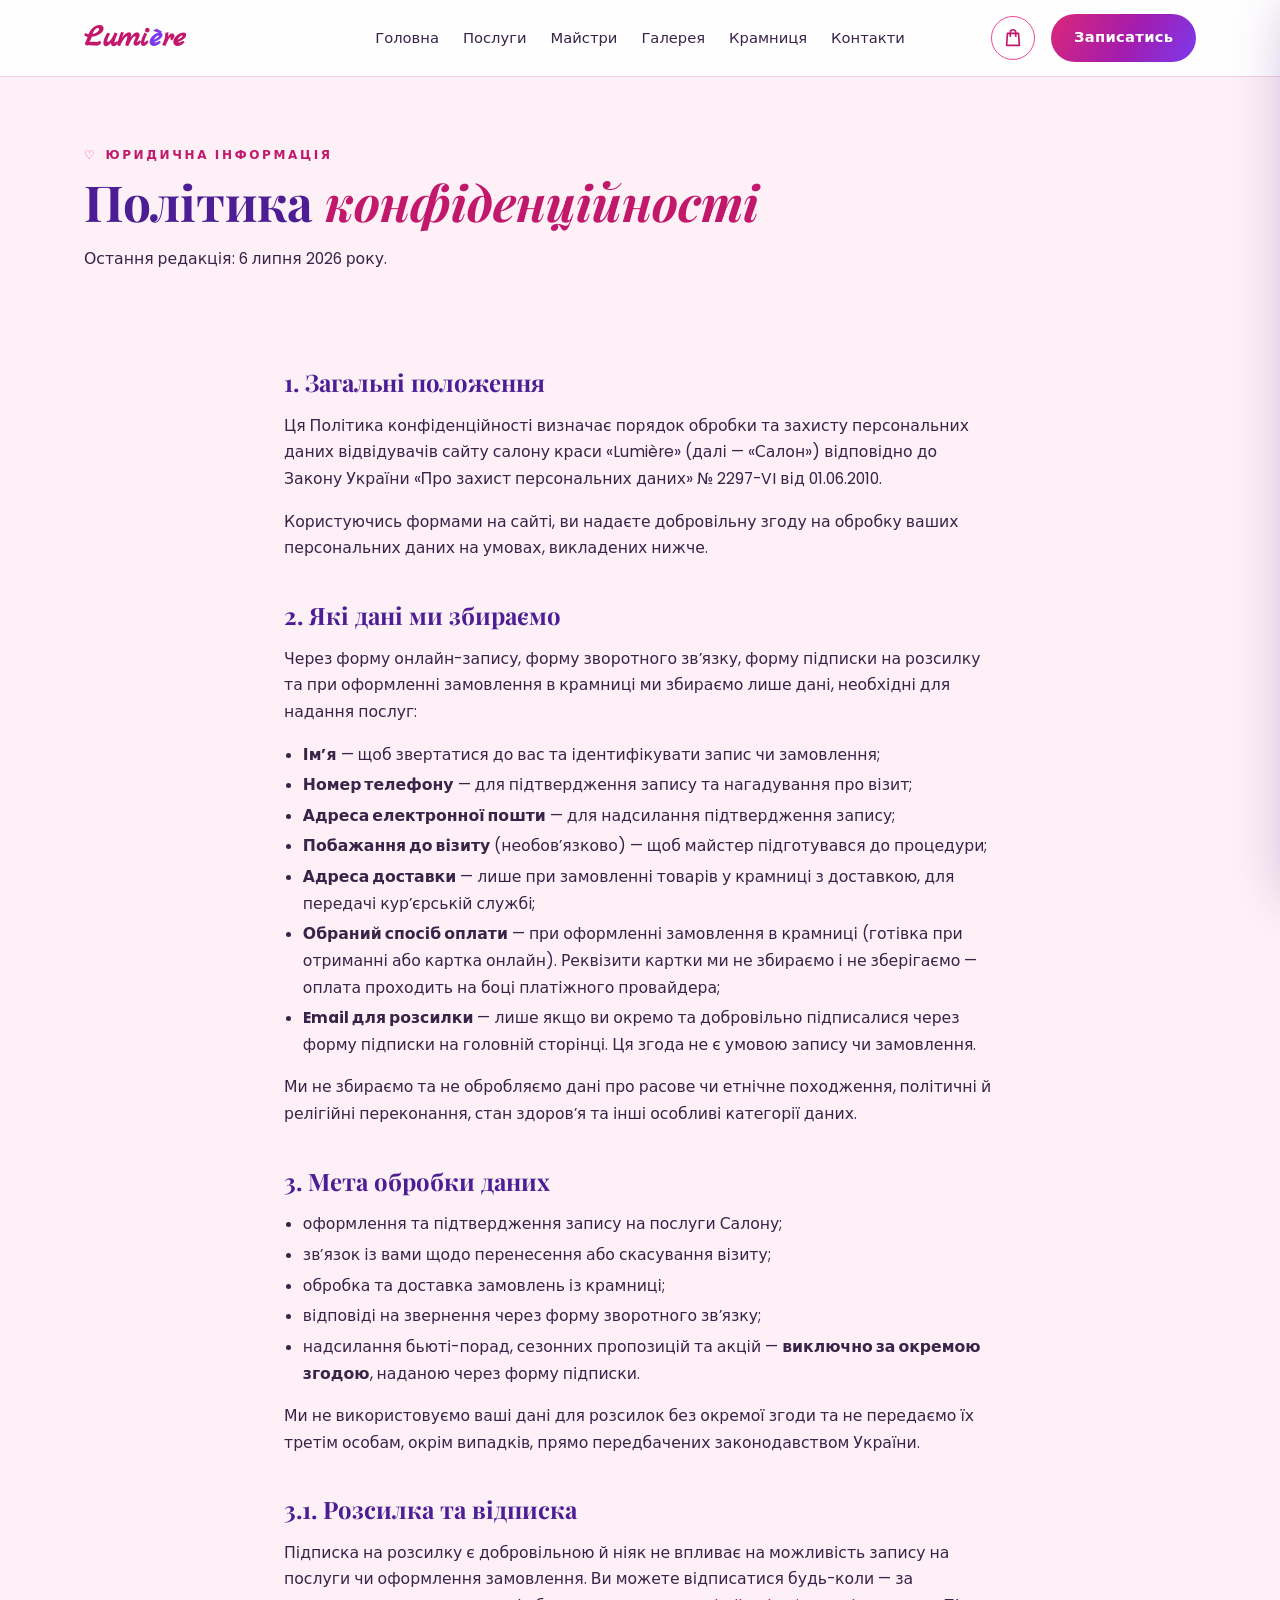
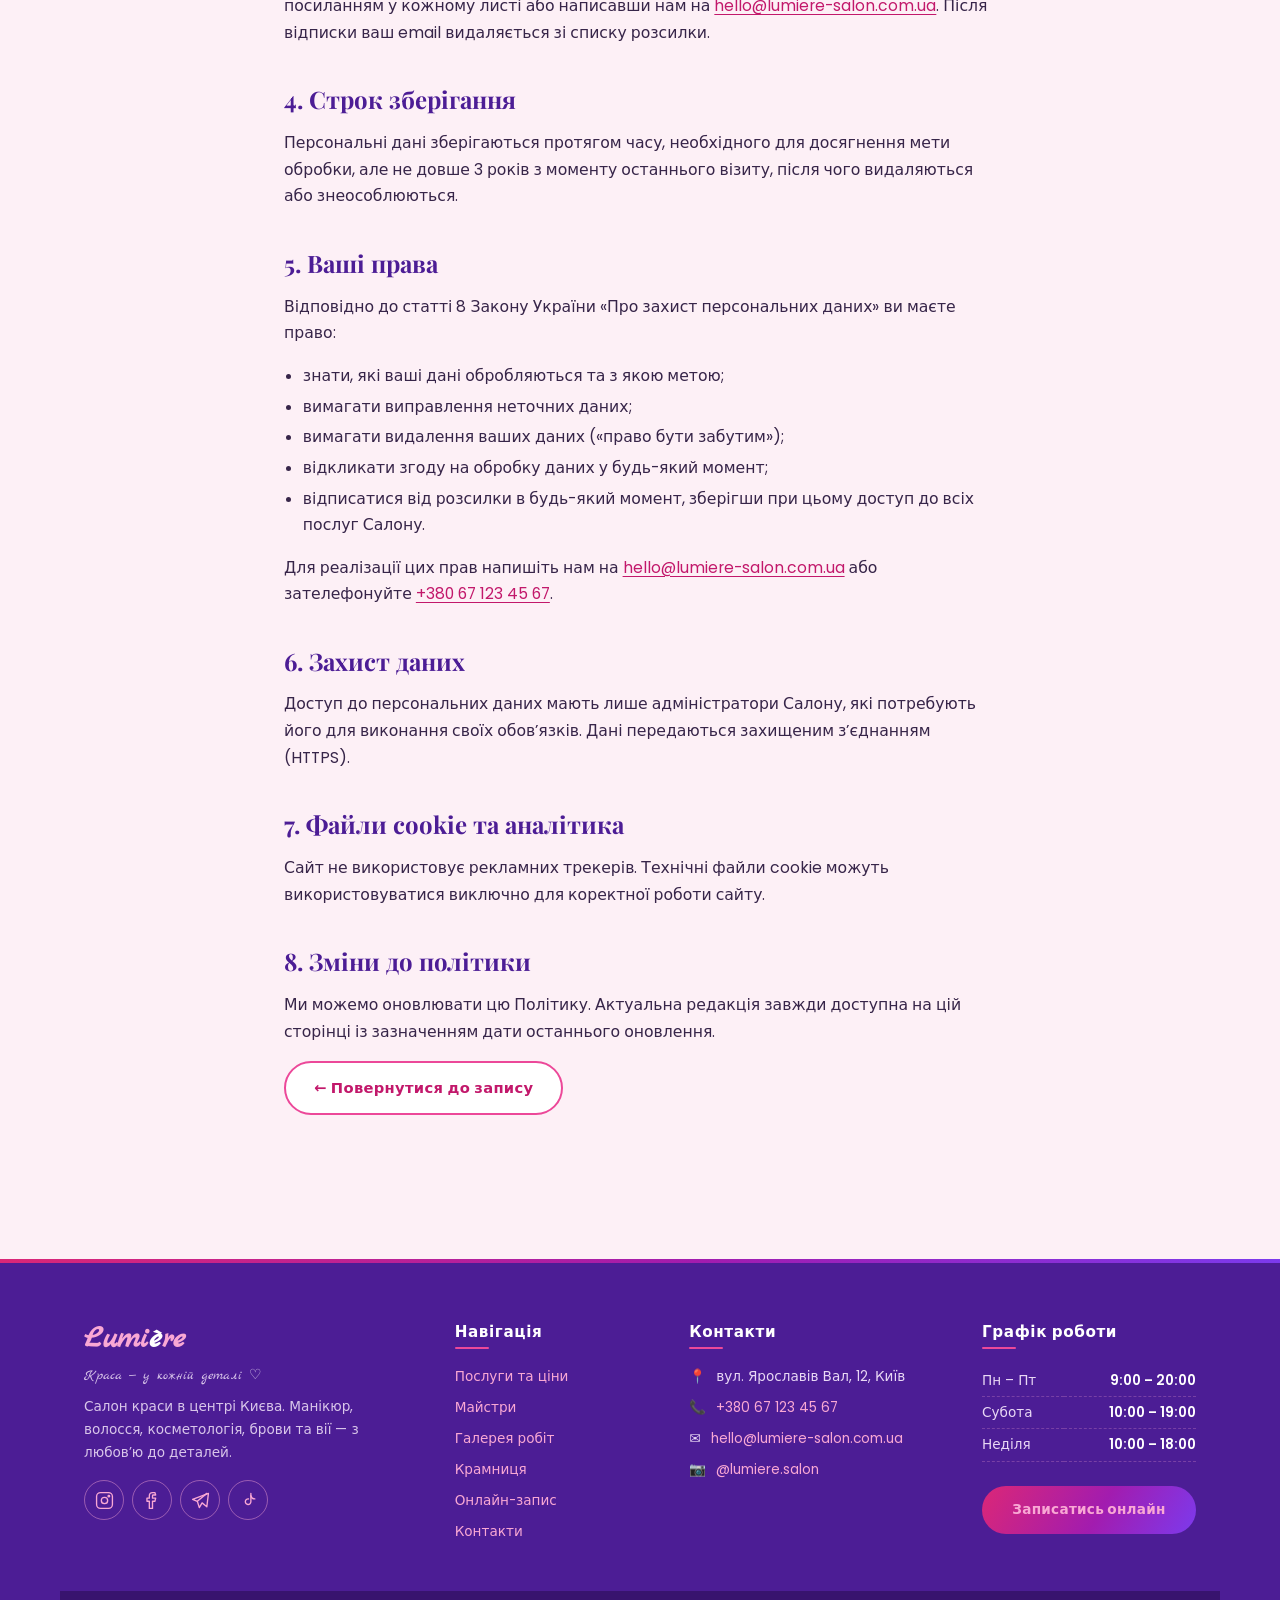
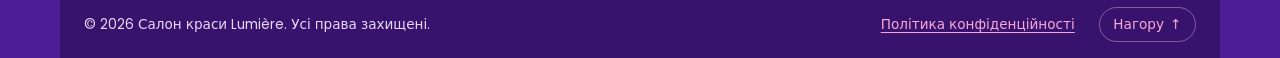
<file: privacy.html>
<!DOCTYPE html>
<html lang="uk">
<head>
  <meta charset="UTF-8">
  <meta name="viewport" content="width=device-width, initial-scale=1.0">
  <title>Політика конфіденційності — салон краси Lumière</title>
  <meta name="description" content="Політика обробки персональних даних салону краси Lumière: які дані збираємо через форми запису та зворотного зв'язку, як їх використовуємо та захищаємо.">
  <link rel="canonical" href="https://kopchuk-creator.github.io/Lumiere/privacy.html">
  <meta name="robots" content="noindex, follow">

  <meta property="og:type" content="website">
  <meta property="og:title" content="Політика конфіденційності — Lumière">
  <meta property="og:description" content="Як салон Lumière обробляє та захищає ваші персональні дані.">
  <meta property="og:image" content="https://kopchuk-creator.github.io/Lumiere/assets/img/og-cover.svg">
  <meta property="og:url" content="https://kopchuk-creator.github.io/Lumiere/privacy.html">
  <meta property="og:locale" content="uk_UA">

  <link rel="icon" href="favicon.ico" sizes="32x32">
  <link rel="icon" href="favicon.svg" type="image/svg+xml">
  <link rel="preconnect" href="https://fonts.googleapis.com">
  <link rel="preconnect" href="https://fonts.gstatic.com" crossorigin>
  <link href="https://fonts.googleapis.com/css2?family=Playfair+Display:ital,wght@0,400;0,700;1,400;1,700&family=Marck+Script&family=Poppins:wght@400;500;600;700&display=swap" rel="stylesheet">
  <link rel="stylesheet" href="tokens.css">
  <link rel="stylesheet" href="styles.css">
  <link rel="stylesheet" href="cart.css">
</head>
<body>
  <a class="skip-link" href="#main">Перейти до вмісту</a>

  <header class="header">
    <div class="container header__inner">
      <a class="logo" href="index.html">Lumi<span>è</span>re</a>
      <nav class="nav" id="site-nav" aria-label="Головна навігація">
        <ul class="nav__list">
          <li><a class="nav__link" href="index.html">Головна</a></li>
          <li><a class="nav__link" href="services.html">Послуги</a></li>
          <li><a class="nav__link" href="masters.html">Майстри</a></li>
          <li><a class="nav__link" href="gallery.html">Галерея</a></li>
          <li><a class="nav__link" href="shop.html">Крамниця</a></li>
          <li><a class="nav__link" href="contacts.html">Контакти</a></li>
        </ul>
      </nav>
      <div class="header__actions">
        <button class="cart-toggle" id="cart-toggle" aria-label="Кошик" aria-haspopup="dialog" aria-controls="cart-drawer">
        <svg viewBox="0 0 24 24" width="22" height="22" fill="none" stroke="currentColor" stroke-width="1.8" stroke-linecap="round" stroke-linejoin="round" aria-hidden="true"><path d="M6 7h12l1 13H5L6 7z"/><path d="M9 10V6a3 3 0 0 1 6 0v4"/></svg>
        <span class="cart-badge" id="cart-badge" hidden>0</span>
      </button>
        <a class="btn btn--gold header__cta" href="booking.html">Записатись</a>
        <button class="nav-toggle" aria-expanded="false" aria-controls="site-nav" aria-label="Відкрити меню">
          <span class="nav-toggle__bar"></span><span class="nav-toggle__bar"></span><span class="nav-toggle__bar"></span>
        </button>
      </div>
    </div>
  </header>

  <main id="main">
    <section class="page-hero">
      <div class="container">
        <p class="eyebrow">Юридична інформація</p>
        <h1>Політика <em>конфіденційності</em></h1>
        <p>Остання редакція: 6 липня 2026 року.</p>
      </div>
    </section>

    <section class="section" style="padding-top: 0;">
      <div class="container prose">
        <h2>1. Загальні положення</h2>
        <p>Ця Політика конфіденційності визначає порядок обробки та захисту персональних даних відвідувачів сайту салону краси «Lumière» (далі — «Салон») відповідно до Закону України «Про захист персональних даних» № 2297-VI від 01.06.2010.</p>
        <p>Користуючись формами на сайті, ви надаєте добровільну згоду на обробку ваших персональних даних на умовах, викладених нижче.</p>

        <h2>2. Які дані ми збираємо</h2>
        <p>Через форму онлайн-запису, форму зворотного зв’язку, форму підписки на розсилку та при оформленні замовлення в крамниці ми збираємо лише дані, необхідні для надання послуг:</p>
        <ul>
          <li><strong>Ім’я</strong> — щоб звертатися до вас та ідентифікувати запис чи замовлення;</li>
          <li><strong>Номер телефону</strong> — для підтвердження запису та нагадування про візит;</li>
          <li><strong>Адреса електронної пошти</strong> — для надсилання підтвердження запису;</li>
          <li><strong>Побажання до візиту</strong> (необов’язково) — щоб майстер підготувався до процедури;</li>
          <li><strong>Адреса доставки</strong> — лише при замовленні товарів у крамниці з доставкою, для передачі кур’єрській службі;</li>
          <li><strong>Обраний спосіб оплати</strong> — при оформленні замовлення в крамниці (готівка при отриманні або картка онлайн). Реквізити картки ми не збираємо і не зберігаємо — оплата проходить на боці платіжного провайдера;</li>
          <li><strong>Email для розсилки</strong> — лише якщо ви окремо та добровільно підписалися через форму підписки на головній сторінці. Ця згода не є умовою запису чи замовлення.</li>
        </ul>
        <p>Ми не збираємо та не обробляємо дані про расове чи етнічне походження, політичні й релігійні переконання, стан здоров’я та інші особливі категорії даних.</p>

        <h2>3. Мета обробки даних</h2>
        <ul>
          <li>оформлення та підтвердження запису на послуги Салону;</li>
          <li>зв’язок із вами щодо перенесення або скасування візиту;</li>
          <li>обробка та доставка замовлень із крамниці;</li>
          <li>відповіді на звернення через форму зворотного зв’язку;</li>
          <li>надсилання бьюті-порад, сезонних пропозицій та акцій — <strong>виключно за окремою згодою</strong>, наданою через форму підписки.</li>
        </ul>
        <p>Ми не використовуємо ваші дані для розсилок без окремої згоди та не передаємо їх третім особам, окрім випадків, прямо передбачених законодавством України.</p>

        <h2>3.1. Розсилка та відписка</h2>
        <p>Підписка на розсилку є добровільною й ніяк не впливає на можливість запису на послуги чи оформлення замовлення. Ви можете відписатися будь-коли — за посиланням у кожному листі або написавши нам на <a href="mailto:hello@lumiere-salon.com.ua">hello@lumiere-salon.com.ua</a>. Після відписки ваш email видаляється зі списку розсилки.</p>

        <h2>4. Строк зберігання</h2>
        <p>Персональні дані зберігаються протягом часу, необхідного для досягнення мети обробки, але не довше 3 років з моменту останнього візиту, після чого видаляються або знеособлюються.</p>

        <h2>5. Ваші права</h2>
        <p>Відповідно до статті 8 Закону України «Про захист персональних даних» ви маєте право:</p>
        <ul>
          <li>знати, які ваші дані обробляються та з якою метою;</li>
          <li>вимагати виправлення неточних даних;</li>
          <li>вимагати видалення ваших даних («право бути забутим»);</li>
          <li>відкликати згоду на обробку даних у будь-який момент;</li>
          <li>відписатися від розсилки в будь-який момент, зберігши при цьому доступ до всіх послуг Салону.</li>
        </ul>
        <p>Для реалізації цих прав напишіть нам на <a href="mailto:hello@lumiere-salon.com.ua">hello@lumiere-salon.com.ua</a> або зателефонуйте <a href="tel:+380671234567">+380 67 123 45 67</a>.</p>

        <h2>6. Захист даних</h2>
        <p>Доступ до персональних даних мають лише адміністратори Салону, які потребують його для виконання своїх обов’язків. Дані передаються захищеним з’єднанням (HTTPS).</p>

        <h2>7. Файли cookie та аналітика</h2>
        <p>Сайт не використовує рекламних трекерів. Технічні файли cookie можуть використовуватися виключно для коректної роботи сайту.</p>

        <h2>8. Зміни до політики</h2>
        <p>Ми можемо оновлювати цю Політику. Актуальна редакція завжди доступна на цій сторінці із зазначенням дати останнього оновлення.</p>

        <p><a class="btn btn--ghost" href="booking.html">← Повернутися до запису</a></p>
      </div>
    </section>
  </main>

  <footer class="footer">
    <div class="container">
      <div class="footer__grid">

        <div class="footer__brand">
          <a class="logo" href="index.html">Lumi<span>è</span>re</a>
          <p class="footer__tagline">Краса — у кожній деталі ♡</p>
          <p>Салон краси в центрі Києва. Манікюр, волосся, косметологія, брови та вії — з любов’ю до деталей.</p>
          <ul class="socials" aria-label="Ми в соцмережах">
            <li><a href="https://instagram.com" target="_blank" rel="noopener" aria-label="Instagram салону Lumière">
              <svg viewBox="0 0 24 24" aria-hidden="true" fill="none" stroke="currentColor" stroke-width="1.7" stroke-linecap="round" stroke-linejoin="round"><rect x="2" y="2" width="20" height="20" rx="5"/><circle cx="12" cy="12" r="4"/><circle cx="17.5" cy="6.5" r="1"/></svg>
            </a></li>
            <li><a href="https://facebook.com" target="_blank" rel="noopener" aria-label="Facebook салону Lumière">
              <svg viewBox="0 0 24 24" aria-hidden="true" fill="none" stroke="currentColor" stroke-width="1.7" stroke-linecap="round" stroke-linejoin="round"><path d="M15 2h-3a4 4 0 0 0-4 4v3H5v4h3v9h4v-9h3l1-4h-4V6a1 1 0 0 1 1-1h3z"/></svg>
            </a></li>
            <li><a href="https://t.me" target="_blank" rel="noopener" aria-label="Telegram салону Lumière">
              <svg viewBox="0 0 24 24" aria-hidden="true" fill="none" stroke="currentColor" stroke-width="1.7" stroke-linecap="round" stroke-linejoin="round"><path d="M22 3 2 10.5l6 2.5L10.5 21 14 15l6 5z"/><path d="M8 13l12-10"/></svg>
            </a></li>
            <li><a href="https://tiktok.com" target="_blank" rel="noopener" aria-label="TikTok салону Lumière">
              <svg viewBox="0 0 24 24" aria-hidden="true" fill="none" stroke="currentColor" stroke-width="1.7" stroke-linecap="round" stroke-linejoin="round"><path d="M15 3v10.5a3.5 3.5 0 1 1-3-3.46"/><path d="M15 6a5 5 0 0 0 5 4"/></svg>
            </a></li>
          </ul>
        </div>

        <div>
          <h4>Навігація</h4>
          <ul class="footer__links">
            <li><a href="services.html">Послуги та ціни</a></li>
            <li><a href="masters.html">Майстри</a></li>
            <li><a href="gallery.html">Галерея робіт</a></li>
            <li><a href="shop.html">Крамниця</a></li>
            <li><a href="booking.html">Онлайн-запис</a></li>
            <li><a href="contacts.html">Контакти</a></li>
          </ul>
        </div>

        <div class="footer__contacts">
          <h4>Контакти</h4>
          <ul class="footer__links">
            <li><span aria-hidden="true">📍</span> вул. Ярославів Вал, 12, Київ</li>
            <li><span aria-hidden="true">📞</span> <a href="tel:+380671234567">+380 67 123 45 67</a></li>
            <li><span aria-hidden="true">✉</span> <a href="mailto:hello@lumiere-salon.com.ua">hello@lumiere-salon.com.ua</a></li>
            <li><span aria-hidden="true">📷</span> <a href="https://instagram.com" target="_blank" rel="noopener">@lumiere.salon</a></li>
          </ul>
        </div>

        <div>
          <h4>Графік роботи</h4>
          <table class="footer__hours">
            <caption class="visually-hidden">Графік роботи салону Lumière</caption>
            <tbody>
              <tr><td>Пн – Пт</td><td>9:00 – 20:00</td></tr>
              <tr><td>Субота</td><td>10:00 – 19:00</td></tr>
              <tr><td>Неділя</td><td>10:00 – 18:00</td></tr>
            </tbody>
          </table>
          <a class="btn btn--gold footer__cta" href="booking.html">Записатись онлайн</a>
        </div>

      </div>

      <div class="footer__bottom">
        <p>© <span id="footer-year">2026</span> Салон краси Lumière. Усі права захищені.</p>
        <p class="footer__bottom-links">
          <a href="privacy.html">Політика конфіденційності</a>
          <a class="to-top" href="#main">Нагору <span aria-hidden="true">↑</span></a>
        </p>
      </div>
    </div>
  </footer>

  <script src="shop-data.js"></script>
  <script src="main.js"></script>
  <script src="cart.js"></script>
</body>
</html>
</file>
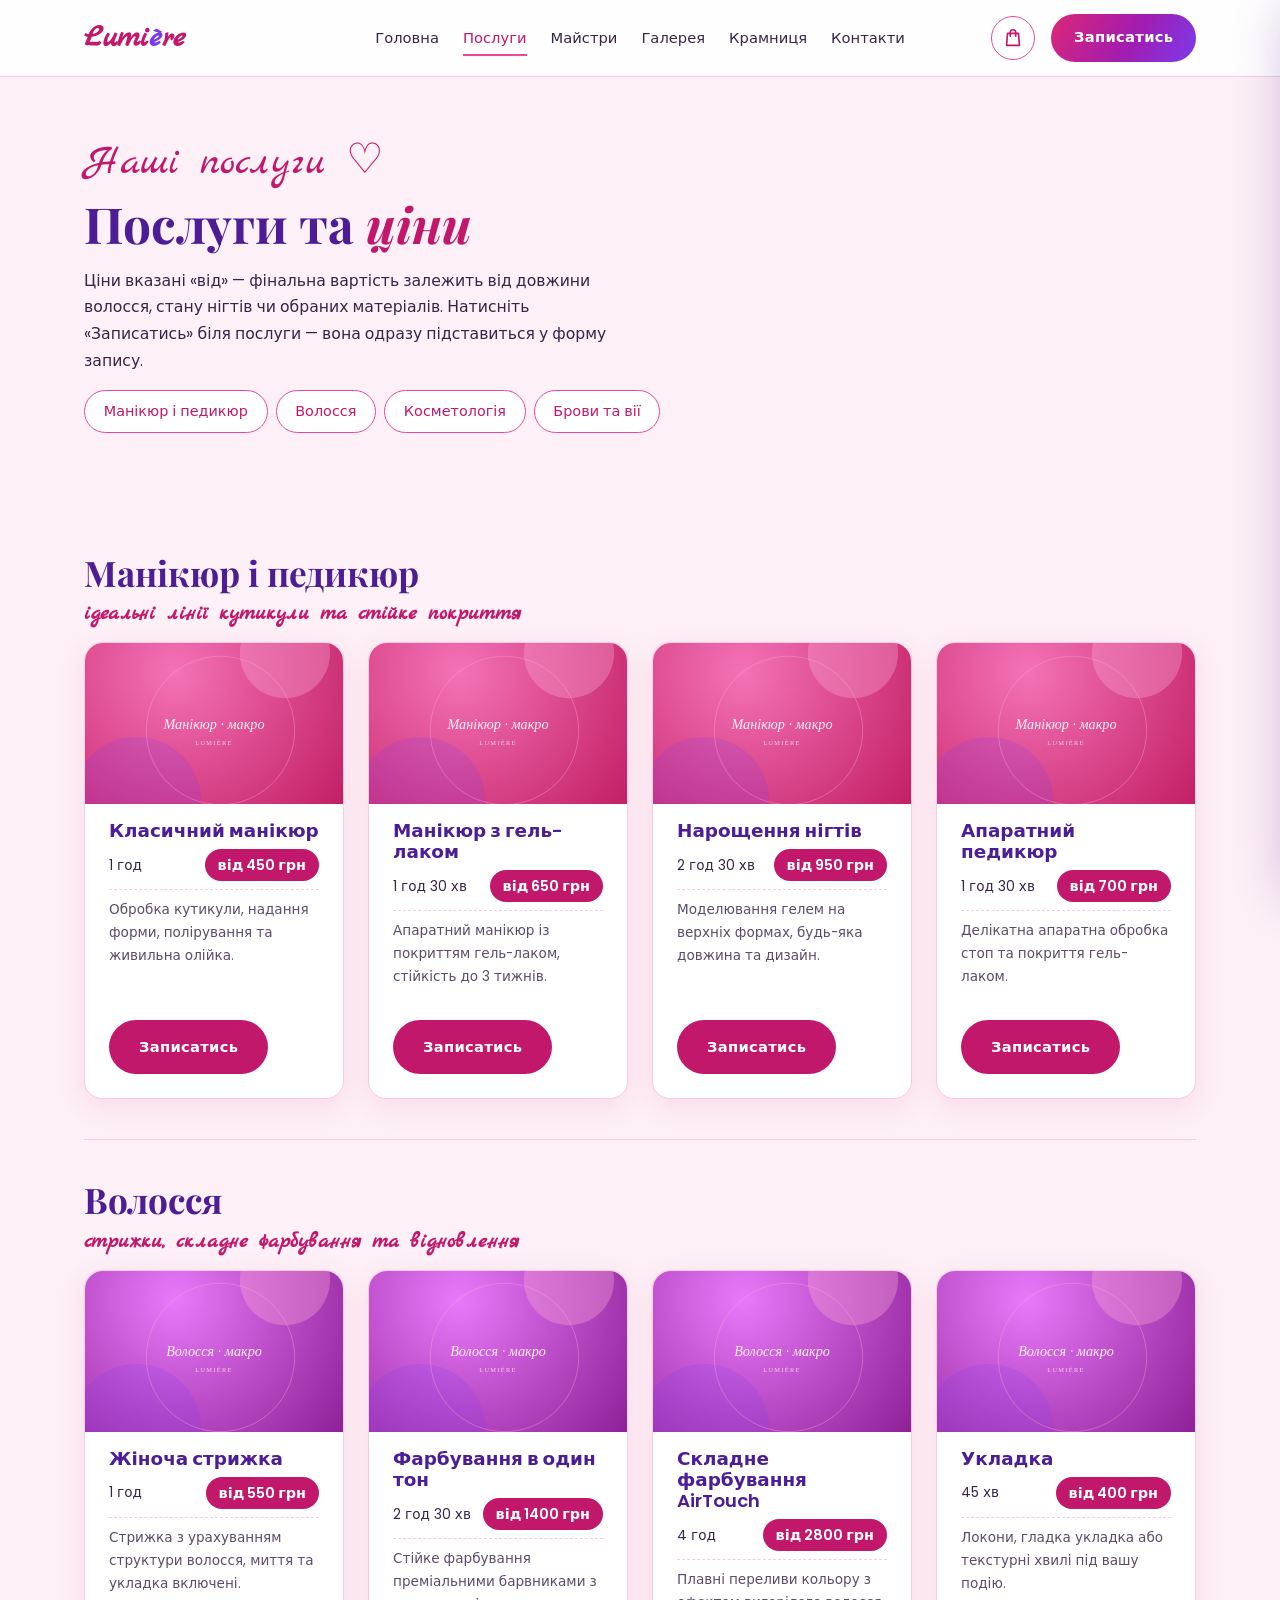
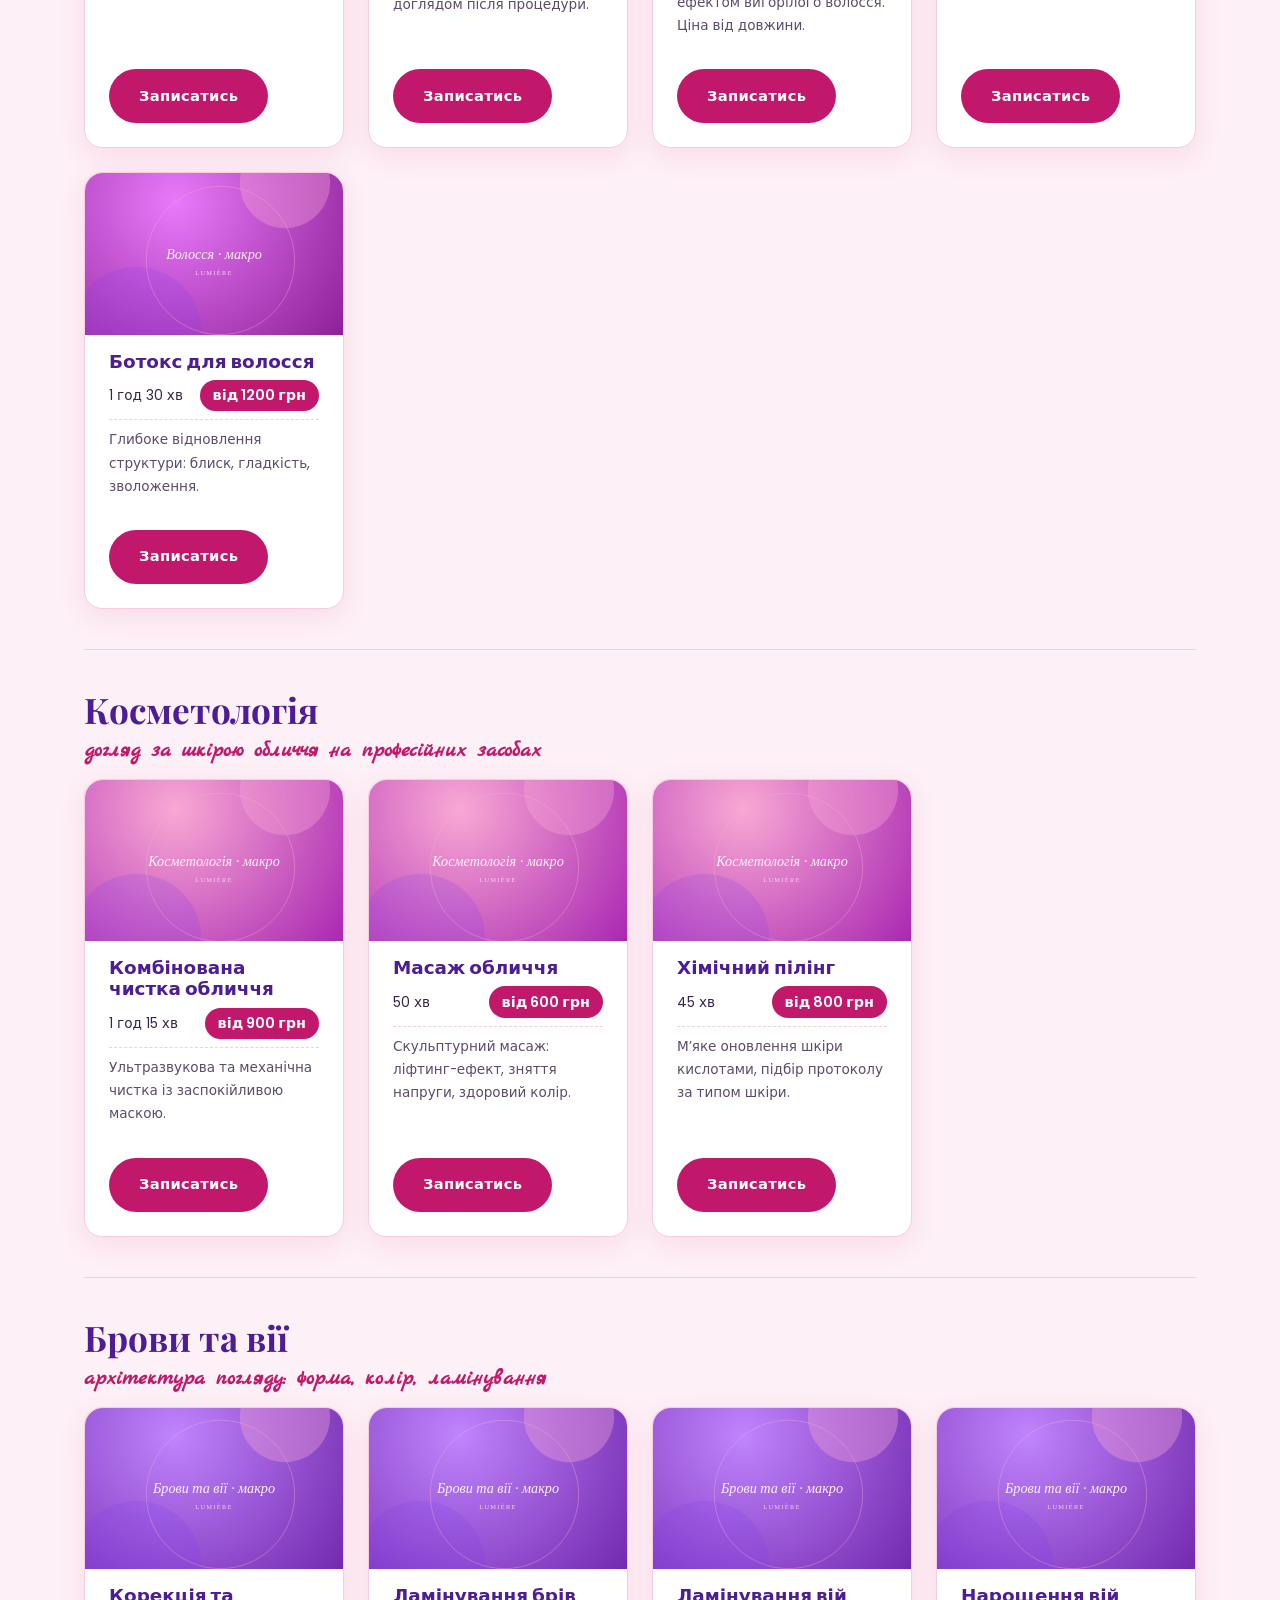
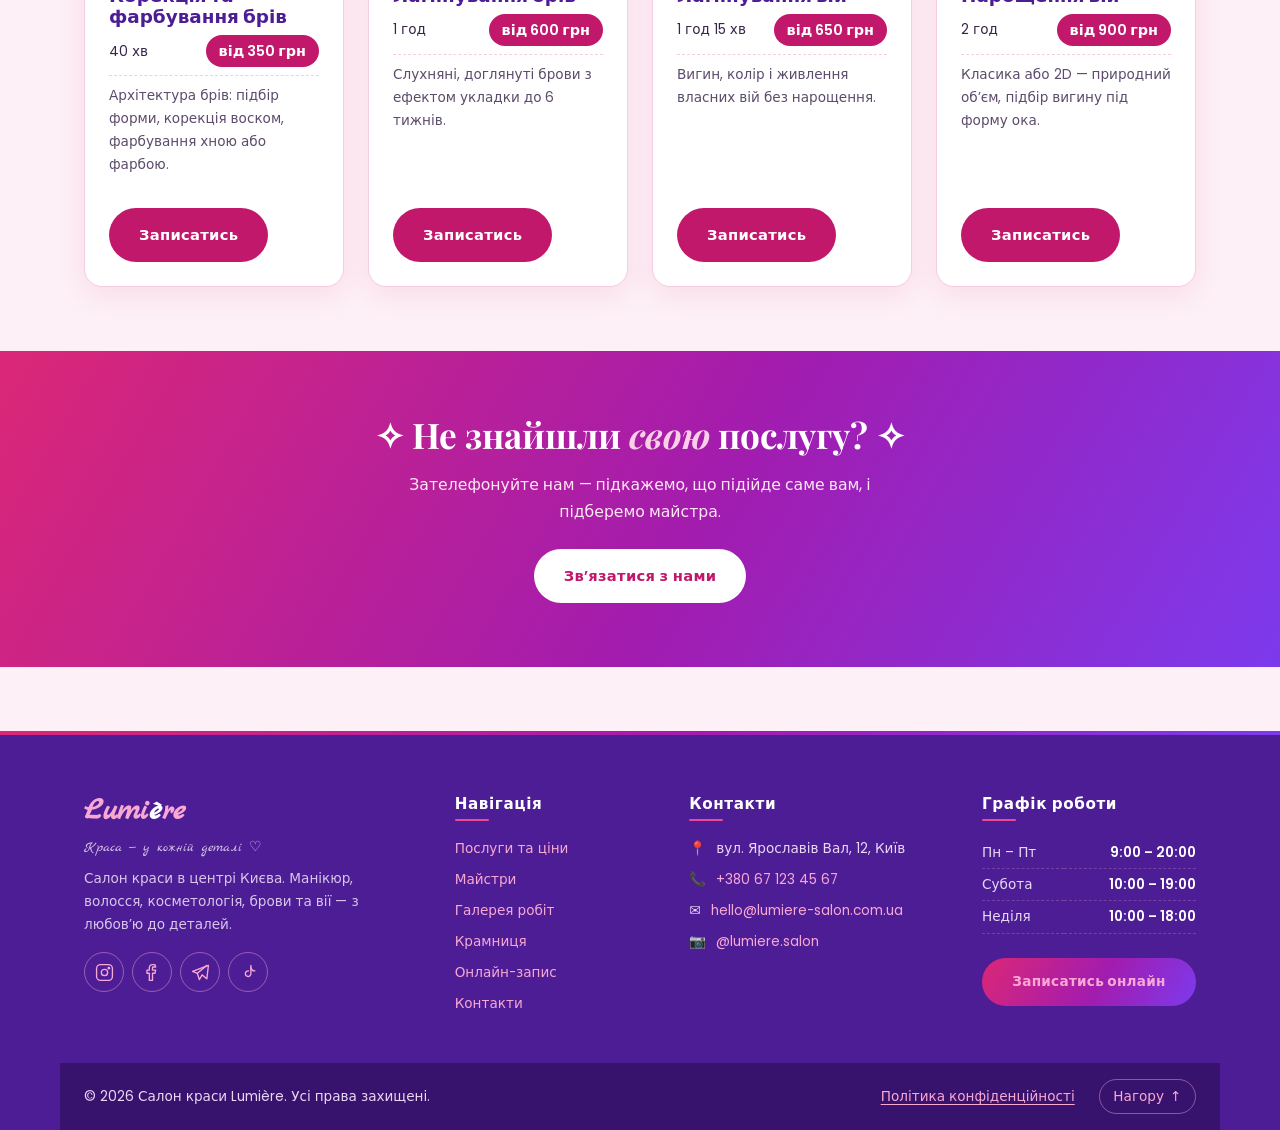
<file: services.html>
<!DOCTYPE html>
<html lang="uk">
<head>
  <meta charset="UTF-8">
  <meta name="viewport" content="width=device-width, initial-scale=1.0">
  <title>Послуги та ціни — манікюр, волосся, косметологія, брови | Салон Lumière</title>
  <meta name="description" content="Каталог послуг салону Lumière з цінами: манікюр і педикюр від 450 грн, стрижки та фарбування, косметологія, брови та вії. Запис онлайн до обраного майстра.">
  <link rel="canonical" href="https://kopchuk-creator.github.io/Lumiere/services.html">

  <meta property="og:type" content="website">
  <meta property="og:title" content="Послуги та ціни салону Lumière">
  <meta property="og:description" content="Манікюр і педикюр, волосся, косметологія, брови та вії — повний каталог із цінами та тривалістю.">
  <meta property="og:image" content="https://kopchuk-creator.github.io/Lumiere/assets/img/og-cover.svg">
  <meta property="og:url" content="https://kopchuk-creator.github.io/Lumiere/services.html">
  <meta property="og:locale" content="uk_UA">

  <link rel="icon" href="favicon.ico" sizes="32x32">
  <link rel="icon" href="favicon.svg" type="image/svg+xml">
  <link rel="preconnect" href="https://fonts.googleapis.com">
  <link rel="preconnect" href="https://fonts.gstatic.com" crossorigin>
  <link href="https://fonts.googleapis.com/css2?family=Playfair+Display:ital,wght@0,400;0,700;1,400;1,700&family=Marck+Script&family=Poppins:wght@400;500;600;700&display=swap" rel="stylesheet">
  <link rel="stylesheet" href="tokens.css">
  <link rel="stylesheet" href="styles.css">
  <link rel="stylesheet" href="cart.css">
</head>
<body>
  <a class="skip-link" href="#main">Перейти до вмісту</a>

  <header class="header">
    <div class="container header__inner">
      <a class="logo" href="index.html">Lumi<span>è</span>re</a>
      <nav class="nav" id="site-nav" aria-label="Головна навігація">
        <ul class="nav__list">
          <li><a class="nav__link" href="index.html">Головна</a></li>
          <li><a class="nav__link" href="services.html" aria-current="page">Послуги</a></li>
          <li><a class="nav__link" href="masters.html">Майстри</a></li>
          <li><a class="nav__link" href="gallery.html">Галерея</a></li>
          <li><a class="nav__link" href="shop.html">Крамниця</a></li>
          <li><a class="nav__link" href="contacts.html">Контакти</a></li>
        </ul>
      </nav>
      <div class="header__actions">
        <button class="cart-toggle" id="cart-toggle" aria-label="Кошик" aria-haspopup="dialog" aria-controls="cart-drawer">
        <svg viewBox="0 0 24 24" width="22" height="22" fill="none" stroke="currentColor" stroke-width="1.8" stroke-linecap="round" stroke-linejoin="round" aria-hidden="true"><path d="M6 7h12l1 13H5L6 7z"/><path d="M9 10V6a3 3 0 0 1 6 0v4"/></svg>
        <span class="cart-badge" id="cart-badge" hidden>0</span>
      </button>
        <a class="btn btn--gold header__cta" href="booking.html">Записатись</a>
        <button class="nav-toggle" aria-expanded="false" aria-controls="site-nav" aria-label="Відкрити меню">
          <span class="nav-toggle__bar"></span><span class="nav-toggle__bar"></span><span class="nav-toggle__bar"></span>
        </button>
      </div>
    </div>
  </header>

  <main id="main">
    <section class="page-hero">
      <div class="container">
        <p class="script-accent">Наші послуги ♡</p>
        <h1>Послуги та <em>ціни</em></h1>
        <p>Ціни вказані «від» — фінальна вартість залежить від довжини волосся, стану нігтів чи обраних матеріалів. Натисніть «Записатись» біля послуги — вона одразу підставиться у форму запису.</p>
        <ul class="category-tabs" aria-label="Категорії послуг">
          <li><a href="#nails">Манікюр і педикюр</a></li>
          <li><a href="#hair">Волосся</a></li>
          <li><a href="#cosmetology">Косметологія</a></li>
          <li><a href="#brows">Брови та вії</a></li>
        </ul>
      </div>
    </section>

    <div class="container">
      <!-- Манікюр і педикюр -->
      <section class="category-block" id="nails" aria-labelledby="nails-title">
        <h2 id="nails-title">Манікюр і педикюр <em>ідеальні лінії кутикули та стійке покриття</em></h2>
        <div class="cards-grid">
          <article class="service-card">
            <div class="service-card__photo">
              <img src="https://images.unsplash.com/photo-1610992015732-2449b76344bc?auto=format&amp;fit=crop&amp;w=800&amp;q=80" onerror="this.onerror=null;this.src='assets/img/cat-nails.svg'" alt="Класичний манікюр — фото послуги" width="800" height="500" loading="lazy">
            </div>
            <h3>Класичний манікюр</h3>
            <div class="service-card__meta"><span>1 год</span><span class="service-card__price">від 450 грн</span></div>
            <p class="service-card__desc">Обробка кутикули, надання форми, полірування та живильна олійка.</p>
            <a class="btn btn--bordo" href="booking.html?service=manicure-classic">Записатись</a>
          </article>
          <article class="service-card">
            <div class="service-card__photo">
              <img src="https://images.unsplash.com/photo-1522337660859-02fbefca4702?auto=format&amp;fit=crop&amp;w=800&amp;q=80" onerror="this.onerror=null;this.src='assets/img/cat-nails.svg'" alt="Манікюр з гель-лаком — фото послуги" width="800" height="500" loading="lazy">
            </div>
            <h3>Манікюр з гель-лаком</h3>
            <div class="service-card__meta"><span>1 год 30 хв</span><span class="service-card__price">від 650 грн</span></div>
            <p class="service-card__desc">Апаратний манікюр із покриттям гель-лаком, стійкість до 3 тижнів.</p>
            <a class="btn btn--bordo" href="booking.html?service=manicure-gel">Записатись</a>
          </article>
          <article class="service-card">
            <div class="service-card__photo">
              <img src="https://images.unsplash.com/photo-1632345031435-8727f6897d53?auto=format&amp;fit=crop&amp;w=800&amp;q=80" onerror="this.onerror=null;this.src='assets/img/cat-nails.svg'" alt="Нарощення нігтів — фото послуги" width="800" height="500" loading="lazy">
            </div>
            <h3>Нарощення нігтів</h3>
            <div class="service-card__meta"><span>2 год 30 хв</span><span class="service-card__price">від 950 грн</span></div>
            <p class="service-card__desc">Моделювання гелем на верхніх формах, будь-яка довжина та дизайн.</p>
            <a class="btn btn--bordo" href="booking.html?service=nails-extension">Записатись</a>
          </article>
          <article class="service-card">
            <div class="service-card__photo">
              <img src="https://images.unsplash.com/photo-1604654894610-df63bc536371?auto=format&amp;fit=crop&amp;w=800&amp;q=80" onerror="this.onerror=null;this.src='assets/img/cat-nails.svg'" alt="Апаратний педикюр — фото послуги" width="800" height="500" loading="lazy">
            </div>
            <h3>Апаратний педикюр</h3>
            <div class="service-card__meta"><span>1 год 30 хв</span><span class="service-card__price">від 700 грн</span></div>
            <p class="service-card__desc">Делікатна апаратна обробка стоп та покриття гель-лаком.</p>
            <a class="btn btn--bordo" href="booking.html?service=pedicure-apparatus">Записатись</a>
          </article>
        </div>
      </section>

      <!-- Волосся -->
      <section class="category-block" id="hair" aria-labelledby="hair-title">
        <h2 id="hair-title">Волосся <em>стрижки, складне фарбування та відновлення</em></h2>
        <div class="cards-grid">
          <article class="service-card">
            <div class="service-card__photo">
              <img src="https://images.unsplash.com/photo-1560066984-138dadb4c035?auto=format&amp;fit=crop&amp;w=800&amp;q=80" onerror="this.onerror=null;this.src='assets/img/cat-hair.svg'" alt="Жіноча стрижка — фото послуги" width="800" height="500" loading="lazy">
            </div>
            <h3>Жіноча стрижка</h3>
            <div class="service-card__meta"><span>1 год</span><span class="service-card__price">від 550 грн</span></div>
            <p class="service-card__desc">Стрижка з урахуванням структури волосся, миття та укладка включені.</p>
            <a class="btn btn--bordo" href="booking.html?service=haircut-women">Записатись</a>
          </article>
          <article class="service-card">
            <div class="service-card__photo">
              <img src="https://images.unsplash.com/photo-1562322140-8baeececf3df?auto=format&amp;fit=crop&amp;w=800&amp;q=80" onerror="this.onerror=null;this.src='assets/img/cat-hair.svg'" alt="Фарбування в один тон — фото послуги" width="800" height="500" loading="lazy">
            </div>
            <h3>Фарбування в один тон</h3>
            <div class="service-card__meta"><span>2 год 30 хв</span><span class="service-card__price">від 1400 грн</span></div>
            <p class="service-card__desc">Стійке фарбування преміальними барвниками з доглядом після процедури.</p>
            <a class="btn btn--bordo" href="booking.html?service=color-one-tone">Записатись</a>
          </article>
          <article class="service-card">
            <div class="service-card__photo">
              <img src="https://images.unsplash.com/photo-1521590832167-7bcbfaa6381f?auto=format&amp;fit=crop&amp;w=800&amp;q=80" onerror="this.onerror=null;this.src='assets/img/cat-hair.svg'" alt="Складне фарбування AirTouch — фото послуги" width="800" height="500" loading="lazy">
            </div>
            <h3>Складне фарбування AirTouch</h3>
            <div class="service-card__meta"><span>4 год</span><span class="service-card__price">від 2800 грн</span></div>
            <p class="service-card__desc">Плавні переливи кольору з ефектом вигорілого волосся. Ціна від довжини.</p>
            <a class="btn btn--bordo" href="booking.html?service=color-airtouch">Записатись</a>
          </article>
          <article class="service-card">
            <div class="service-card__photo">
              <img src="https://images.unsplash.com/photo-1522338140262-f46f5913618a?auto=format&amp;fit=crop&amp;w=800&amp;q=80" onerror="this.onerror=null;this.src='assets/img/cat-hair.svg'" alt="Укладка — фото послуги" width="800" height="500" loading="lazy">
            </div>
            <h3>Укладка</h3>
            <div class="service-card__meta"><span>45 хв</span><span class="service-card__price">від 400 грн</span></div>
            <p class="service-card__desc">Локони, гладка укладка або текстурні хвилі під вашу подію.</p>
            <a class="btn btn--bordo" href="booking.html?service=styling">Записатись</a>
          </article>
          <article class="service-card">
            <div class="service-card__photo">
              <img src="https://images.unsplash.com/photo-1600612253971-422e7f7faeb6?auto=format&amp;fit=crop&amp;w=800&amp;q=80" onerror="this.onerror=null;this.src='assets/img/cat-hair.svg'" alt="Ботокс для волосся — фото послуги" width="800" height="500" loading="lazy">
            </div>
            <h3>Ботокс для волосся</h3>
            <div class="service-card__meta"><span>1 год 30 хв</span><span class="service-card__price">від 1200 грн</span></div>
            <p class="service-card__desc">Глибоке відновлення структури: блиск, гладкість, зволоження.</p>
            <a class="btn btn--bordo" href="booking.html?service=hair-botox">Записатись</a>
          </article>
        </div>
      </section>

      <!-- Косметологія -->
      <section class="category-block" id="cosmetology" aria-labelledby="cosmetology-title">
        <h2 id="cosmetology-title">Косметологія <em>догляд за шкірою обличчя на професійних засобах</em></h2>
        <div class="cards-grid">
          <article class="service-card">
            <div class="service-card__photo">
              <img src="https://images.unsplash.com/photo-1616394584738-fc6e612e71b9?auto=format&amp;fit=crop&amp;w=800&amp;q=80" onerror="this.onerror=null;this.src='assets/img/cat-cosmetology.svg'" alt="Комбінована чистка обличчя — фото послуги" width="800" height="500" loading="lazy">
            </div>
            <h3>Комбінована чистка обличчя</h3>
            <div class="service-card__meta"><span>1 год 15 хв</span><span class="service-card__price">від 900 грн</span></div>
            <p class="service-card__desc">Ультразвукова та механічна чистка із заспокійливою маскою.</p>
            <a class="btn btn--bordo" href="booking.html?service=face-cleaning">Записатись</a>
          </article>
          <article class="service-card">
            <div class="service-card__photo">
              <img src="https://images.unsplash.com/photo-1570172619644-dfd03ed5d881?auto=format&amp;fit=crop&amp;w=800&amp;q=80" onerror="this.onerror=null;this.src='assets/img/cat-cosmetology.svg'" alt="Масаж обличчя — фото послуги" width="800" height="500" loading="lazy">
            </div>
            <h3>Масаж обличчя</h3>
            <div class="service-card__meta"><span>50 хв</span><span class="service-card__price">від 600 грн</span></div>
            <p class="service-card__desc">Скульптурний масаж: ліфтинг-ефект, зняття напруги, здоровий колір.</p>
            <a class="btn btn--bordo" href="booking.html?service=face-massage">Записатись</a>
          </article>
          <article class="service-card">
            <div class="service-card__photo">
              <img src="https://images.unsplash.com/photo-1596755389378-c31d21fd1273?auto=format&amp;fit=crop&amp;w=800&amp;q=80" onerror="this.onerror=null;this.src='assets/img/cat-cosmetology.svg'" alt="Хімічний пілінг — фото послуги" width="800" height="500" loading="lazy">
            </div>
            <h3>Хімічний пілінг</h3>
            <div class="service-card__meta"><span>45 хв</span><span class="service-card__price">від 800 грн</span></div>
            <p class="service-card__desc">М’яке оновлення шкіри кислотами, підбір протоколу за типом шкіри.</p>
            <a class="btn btn--bordo" href="booking.html?service=peeling">Записатись</a>
          </article>
        </div>
      </section>

      <!-- Брови та вії -->
      <section class="category-block" id="brows" aria-labelledby="brows-title">
        <h2 id="brows-title">Брови та вії <em>архітектура погляду: форма, колір, ламінування</em></h2>
        <div class="cards-grid">
          <article class="service-card">
            <div class="service-card__photo">
              <img src="https://images.unsplash.com/photo-1512290923902-8a9f81dc236c?auto=format&amp;fit=crop&amp;w=800&amp;q=80" onerror="this.onerror=null;this.src='assets/img/cat-brows.svg'" alt="Корекція та фарбування брів — фото послуги" width="800" height="500" loading="lazy">
            </div>
            <h3>Корекція та фарбування брів</h3>
            <div class="service-card__meta"><span>40 хв</span><span class="service-card__price">від 350 грн</span></div>
            <p class="service-card__desc">Архітектура брів: підбір форми, корекція воском, фарбування хною або фарбою.</p>
            <a class="btn btn--bordo" href="booking.html?service=brows-shape">Записатись</a>
          </article>
          <article class="service-card">
            <div class="service-card__photo">
              <img src="https://images.unsplash.com/photo-1516975080664-ed2fc6a32937?auto=format&amp;fit=crop&amp;w=800&amp;q=80" onerror="this.onerror=null;this.src='assets/img/cat-brows.svg'" alt="Ламінування брів — фото послуги" width="800" height="500" loading="lazy">
            </div>
            <h3>Ламінування брів</h3>
            <div class="service-card__meta"><span>1 год</span><span class="service-card__price">від 600 грн</span></div>
            <p class="service-card__desc">Слухняні, доглянуті брови з ефектом укладки до 6 тижнів.</p>
            <a class="btn btn--bordo" href="booking.html?service=brows-lamination">Записатись</a>
          </article>
          <article class="service-card">
            <div class="service-card__photo">
              <img src="https://images.unsplash.com/photo-1614252369475-531eba835eb1?auto=format&amp;fit=crop&amp;w=800&amp;q=80" onerror="this.onerror=null;this.src='assets/img/cat-brows.svg'" alt="Ламінування вій — фото послуги" width="800" height="500" loading="lazy">
            </div>
            <h3>Ламінування вій</h3>
            <div class="service-card__meta"><span>1 год 15 хв</span><span class="service-card__price">від 650 грн</span></div>
            <p class="service-card__desc">Вигин, колір і живлення власних вій без нарощення.</p>
            <a class="btn btn--bordo" href="booking.html?service=lashes-lamination">Записатись</a>
          </article>
          <article class="service-card">
            <div class="service-card__photo">
              <img src="https://images.unsplash.com/photo-1620331311520-246422fd82f9?auto=format&amp;fit=crop&amp;w=800&amp;q=80" onerror="this.onerror=null;this.src='assets/img/cat-brows.svg'" alt="Нарощення вій — фото послуги" width="800" height="500" loading="lazy">
            </div>
            <h3>Нарощення вій</h3>
            <div class="service-card__meta"><span>2 год</span><span class="service-card__price">від 900 грн</span></div>
            <p class="service-card__desc">Класика або 2D — природний об’єм, підбір вигину під форму ока.</p>
            <a class="btn btn--bordo" href="booking.html?service=lashes-extension">Записатись</a>
          </article>
        </div>
      </section>
    </div>

    <section class="cta-band" style="margin-top: var(--space-6);">
      <div class="container">
        <h2>Не знайшли <em>свою</em> послугу?</h2>
        <p>Зателефонуйте нам — підкажемо, що підійде саме вам, і підберемо майстра.</p>
        <a class="btn btn--gold" href="contacts.html">Зв’язатися з нами</a>
      </div>
    </section>
  </main>

  <footer class="footer">
    <div class="container">
      <div class="footer__grid">

        <div class="footer__brand">
          <a class="logo" href="index.html">Lumi<span>è</span>re</a>
          <p class="footer__tagline">Краса — у кожній деталі ♡</p>
          <p>Салон краси в центрі Києва. Манікюр, волосся, косметологія, брови та вії — з любов’ю до деталей.</p>
          <ul class="socials" aria-label="Ми в соцмережах">
            <li><a href="https://instagram.com" target="_blank" rel="noopener" aria-label="Instagram салону Lumière">
              <svg viewBox="0 0 24 24" aria-hidden="true" fill="none" stroke="currentColor" stroke-width="1.7" stroke-linecap="round" stroke-linejoin="round"><rect x="2" y="2" width="20" height="20" rx="5"/><circle cx="12" cy="12" r="4"/><circle cx="17.5" cy="6.5" r="1"/></svg>
            </a></li>
            <li><a href="https://facebook.com" target="_blank" rel="noopener" aria-label="Facebook салону Lumière">
              <svg viewBox="0 0 24 24" aria-hidden="true" fill="none" stroke="currentColor" stroke-width="1.7" stroke-linecap="round" stroke-linejoin="round"><path d="M15 2h-3a4 4 0 0 0-4 4v3H5v4h3v9h4v-9h3l1-4h-4V6a1 1 0 0 1 1-1h3z"/></svg>
            </a></li>
            <li><a href="https://t.me" target="_blank" rel="noopener" aria-label="Telegram салону Lumière">
              <svg viewBox="0 0 24 24" aria-hidden="true" fill="none" stroke="currentColor" stroke-width="1.7" stroke-linecap="round" stroke-linejoin="round"><path d="M22 3 2 10.5l6 2.5L10.5 21 14 15l6 5z"/><path d="M8 13l12-10"/></svg>
            </a></li>
            <li><a href="https://tiktok.com" target="_blank" rel="noopener" aria-label="TikTok салону Lumière">
              <svg viewBox="0 0 24 24" aria-hidden="true" fill="none" stroke="currentColor" stroke-width="1.7" stroke-linecap="round" stroke-linejoin="round"><path d="M15 3v10.5a3.5 3.5 0 1 1-3-3.46"/><path d="M15 6a5 5 0 0 0 5 4"/></svg>
            </a></li>
          </ul>
        </div>

        <div>
          <h4>Навігація</h4>
          <ul class="footer__links">
            <li><a href="services.html">Послуги та ціни</a></li>
            <li><a href="masters.html">Майстри</a></li>
            <li><a href="gallery.html">Галерея робіт</a></li>
            <li><a href="shop.html">Крамниця</a></li>
            <li><a href="booking.html">Онлайн-запис</a></li>
            <li><a href="contacts.html">Контакти</a></li>
          </ul>
        </div>

        <div class="footer__contacts">
          <h4>Контакти</h4>
          <ul class="footer__links">
            <li><span aria-hidden="true">📍</span> вул. Ярославів Вал, 12, Київ</li>
            <li><span aria-hidden="true">📞</span> <a href="tel:+380671234567">+380 67 123 45 67</a></li>
            <li><span aria-hidden="true">✉</span> <a href="mailto:hello@lumiere-salon.com.ua">hello@lumiere-salon.com.ua</a></li>
            <li><span aria-hidden="true">📷</span> <a href="https://instagram.com" target="_blank" rel="noopener">@lumiere.salon</a></li>
          </ul>
        </div>

        <div>
          <h4>Графік роботи</h4>
          <table class="footer__hours">
            <caption class="visually-hidden">Графік роботи салону Lumière</caption>
            <tbody>
              <tr><td>Пн – Пт</td><td>9:00 – 20:00</td></tr>
              <tr><td>Субота</td><td>10:00 – 19:00</td></tr>
              <tr><td>Неділя</td><td>10:00 – 18:00</td></tr>
            </tbody>
          </table>
          <a class="btn btn--gold footer__cta" href="booking.html">Записатись онлайн</a>
        </div>

      </div>

      <div class="footer__bottom">
        <p>© <span id="footer-year">2026</span> Салон краси Lumière. Усі права захищені.</p>
        <p class="footer__bottom-links">
          <a href="privacy.html">Політика конфіденційності</a>
          <a class="to-top" href="#main">Нагору <span aria-hidden="true">↑</span></a>
        </p>
      </div>
    </div>
  </footer>

  <script src="shop-data.js"></script>
  <script src="main.js"></script>
  <script src="cart.js"></script>
</body>
</html>
</file>
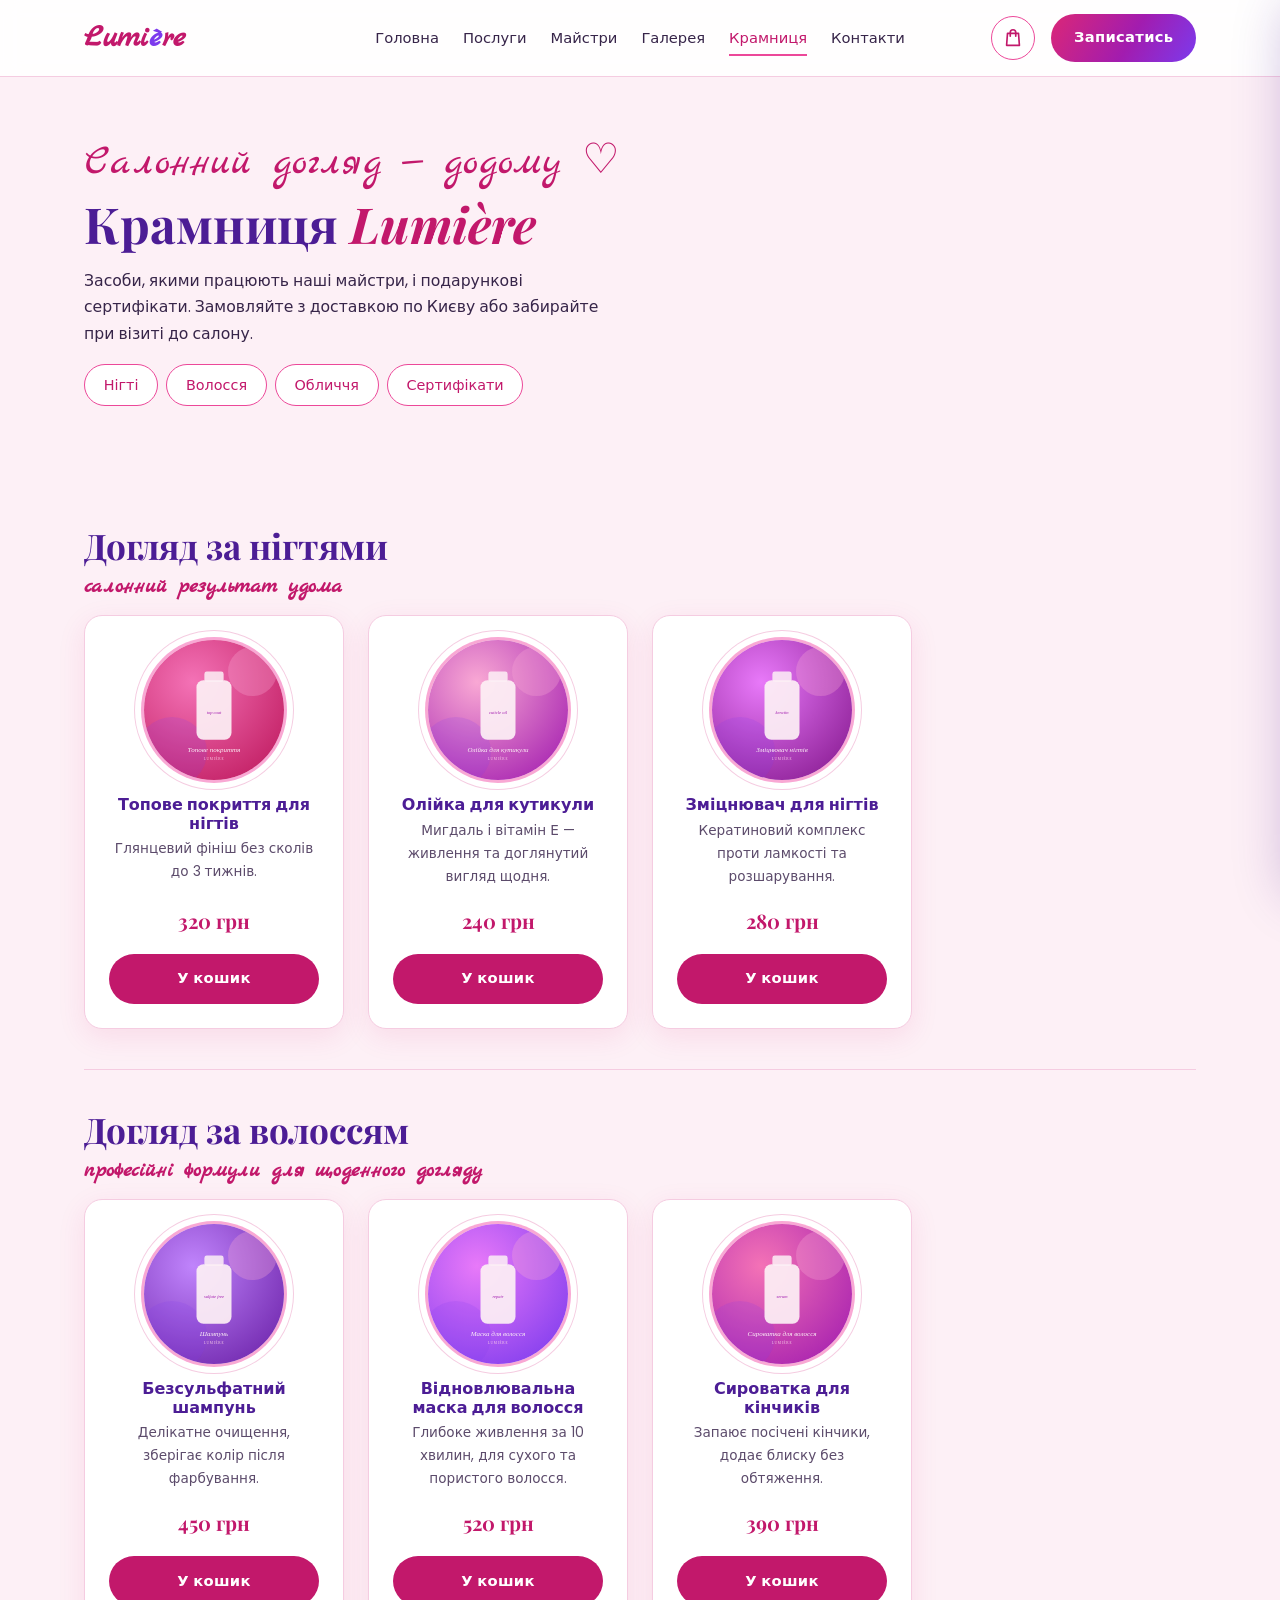
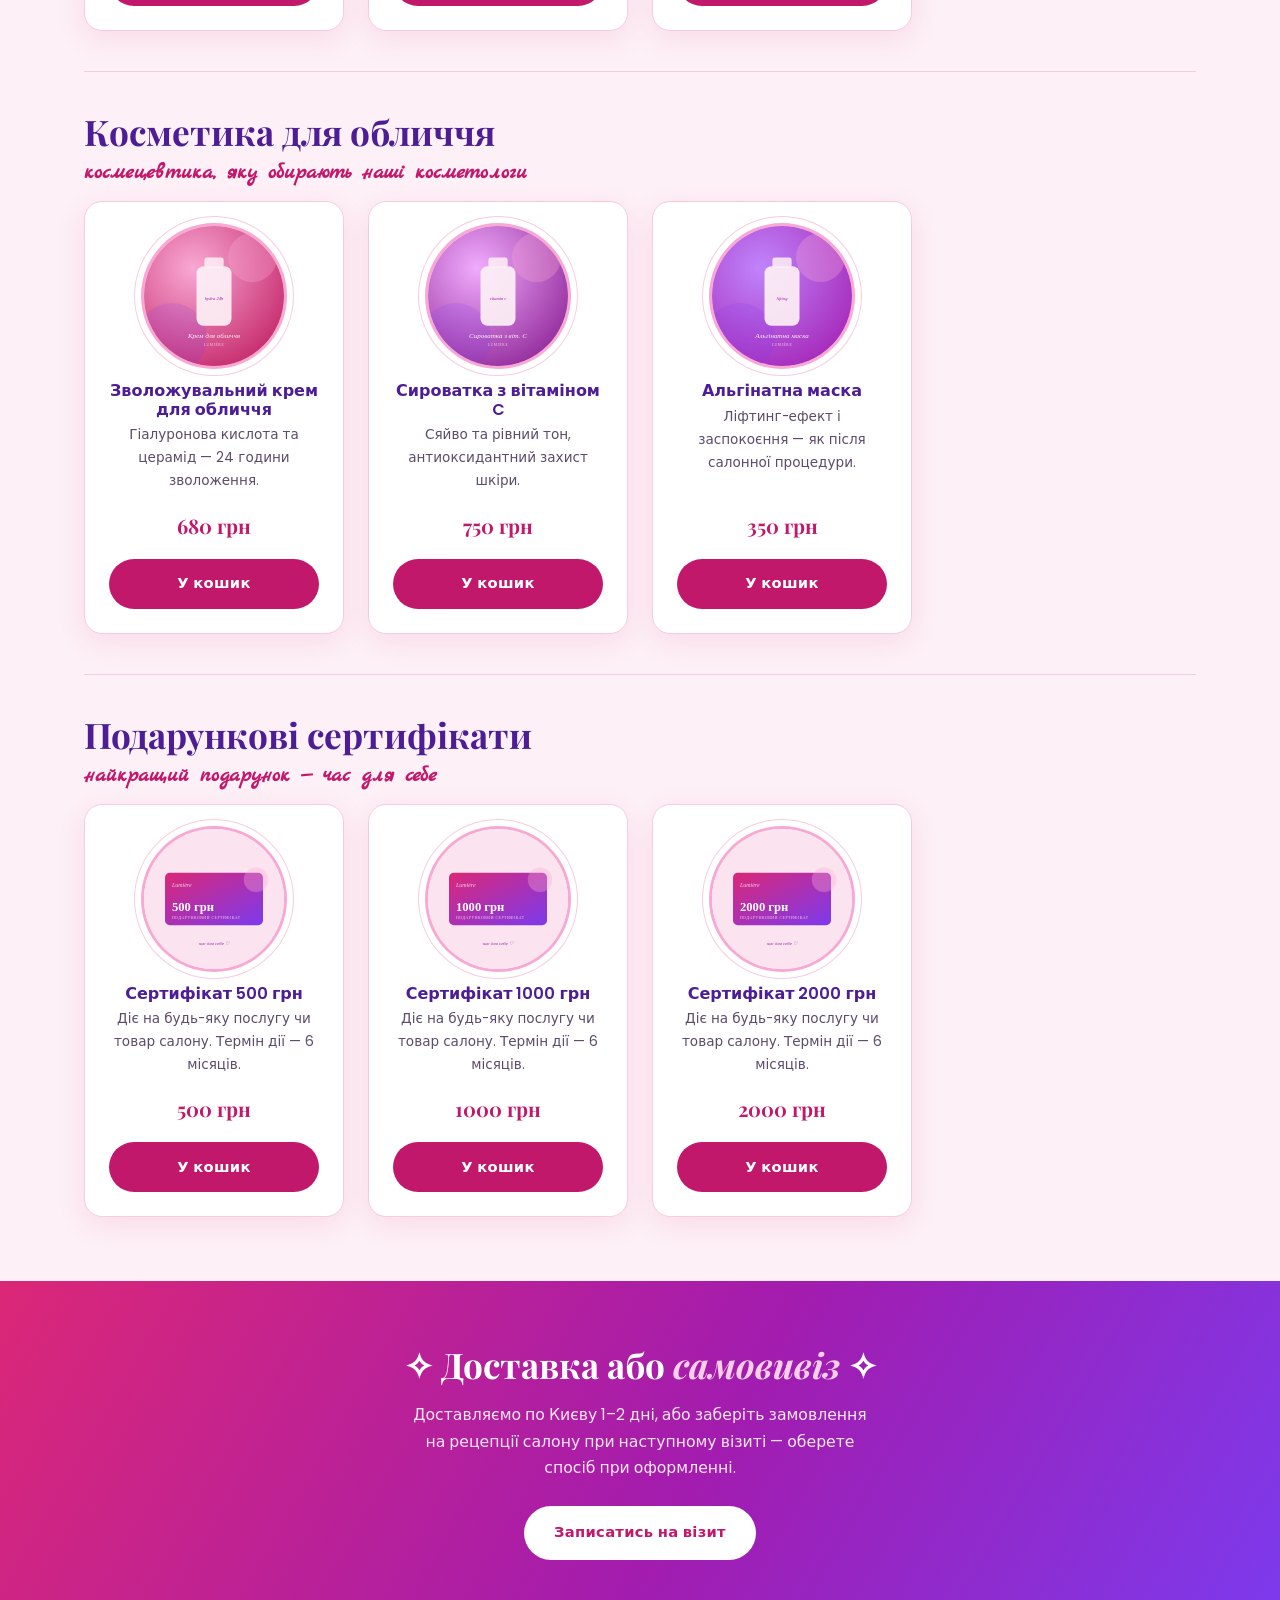
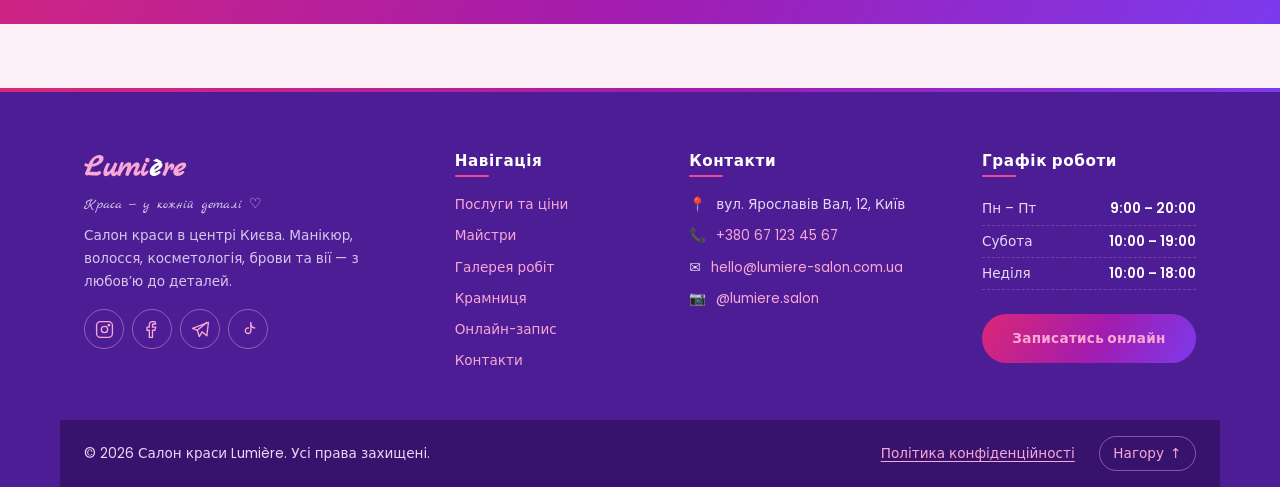
<file: shop.html>
<!DOCTYPE html>
<html lang="uk">
<head>
  <meta charset="UTF-8">
  <meta name="viewport" content="width=device-width, initial-scale=1.0">
  <title>Крамниця Lumière — професійний догляд додому та подарункові сертифікати</title>
  <meta name="description" content="Онлайн-крамниця салону Lumière: догляд за нігтями, волоссям і обличчям від професійних брендів + подарункові сертифікати 500–2000 грн. Доставка або самовивіз із салону.">
  <link rel="canonical" href="https://kopchuk-creator.github.io/Lumiere/shop.html">

  <meta property="og:type" content="website">
  <meta property="og:title" content="Крамниця салону Lumière">
  <meta property="og:description" content="Професійний догляд додому: нігті, волосся, обличчя + подарункові сертифікати. Доставка або самовивіз.">
  <meta property="og:image" content="https://kopchuk-creator.github.io/Lumiere/assets/img/og-cover.svg">
  <meta property="og:url" content="https://kopchuk-creator.github.io/Lumiere/shop.html">
  <meta property="og:locale" content="uk_UA">

  <link rel="icon" href="favicon.ico" sizes="32x32">
  <link rel="icon" href="favicon.svg" type="image/svg+xml">
  <link rel="preconnect" href="https://fonts.googleapis.com">
  <link rel="preconnect" href="https://fonts.gstatic.com" crossorigin>
  <link href="https://fonts.googleapis.com/css2?family=Playfair+Display:ital,wght@0,400;0,700;1,400;1,700&family=Marck+Script&family=Poppins:wght@400;500;600;700&display=swap" rel="stylesheet">
  <link rel="stylesheet" href="tokens.css">
  <link rel="stylesheet" href="styles.css">
  <link rel="stylesheet" href="cart.css">

  <script type="application/ld+json">
  {
    "@context": "https://schema.org",
    "@type": "ItemList",
    "name": "Крамниця салону Lumière",
    "itemListElement": [
      { "@type": "Product", "position": 1, "name": "Топове покриття для нігтів", "description": "Глянцевий фініш без сколів до 3 тижнів.", "image": "https://kopchuk-creator.github.io/Lumiere/assets/img/shop-top-coat.svg", "offers": { "@type": "Offer", "price": "320", "priceCurrency": "UAH", "availability": "https://schema.org/InStock" } },
      { "@type": "Product", "position": 2, "name": "Олійка для кутикули", "description": "Мигдаль і вітамін Е — живлення та доглянутий вигляд щодня.", "image": "https://kopchuk-creator.github.io/Lumiere/assets/img/shop-cuticle-oil.svg", "offers": { "@type": "Offer", "price": "240", "priceCurrency": "UAH", "availability": "https://schema.org/InStock" } },
      { "@type": "Product", "position": 3, "name": "Зміцнювач для нігтів", "description": "Кератиновий комплекс проти ламкості та розшарування.", "image": "https://kopchuk-creator.github.io/Lumiere/assets/img/shop-nail-strong.svg", "offers": { "@type": "Offer", "price": "280", "priceCurrency": "UAH", "availability": "https://schema.org/InStock" } },
      { "@type": "Product", "position": 4, "name": "Безсульфатний шампунь", "description": "Делікатне очищення, зберігає колір після фарбування.", "image": "https://kopchuk-creator.github.io/Lumiere/assets/img/shop-shampoo.svg", "offers": { "@type": "Offer", "price": "450", "priceCurrency": "UAH", "availability": "https://schema.org/InStock" } },
      { "@type": "Product", "position": 5, "name": "Відновлювальна маска для волосся", "description": "Глибоке живлення за 10 хвилин, для сухого та пористого волосся.", "image": "https://kopchuk-creator.github.io/Lumiere/assets/img/shop-hair-mask.svg", "offers": { "@type": "Offer", "price": "520", "priceCurrency": "UAH", "availability": "https://schema.org/InStock" } },
      { "@type": "Product", "position": 6, "name": "Сироватка для кінчиків", "description": "Запаює посічені кінчики, додає блиску без обтяження.", "image": "https://kopchuk-creator.github.io/Lumiere/assets/img/shop-hair-serum.svg", "offers": { "@type": "Offer", "price": "390", "priceCurrency": "UAH", "availability": "https://schema.org/InStock" } },
      { "@type": "Product", "position": 7, "name": "Зволожувальний крем для обличчя", "description": "Гіалуронова кислота та церамід — 24 години зволоження.", "image": "https://kopchuk-creator.github.io/Lumiere/assets/img/shop-face-cream.svg", "offers": { "@type": "Offer", "price": "680", "priceCurrency": "UAH", "availability": "https://schema.org/InStock" } },
      { "@type": "Product", "position": 8, "name": "Сироватка з вітаміном C", "description": "Сяйво та рівний тон, антиоксидантний захист шкіри.", "image": "https://kopchuk-creator.github.io/Lumiere/assets/img/shop-face-serum.svg", "offers": { "@type": "Offer", "price": "750", "priceCurrency": "UAH", "availability": "https://schema.org/InStock" } },
      { "@type": "Product", "position": 9, "name": "Альгінатна маска", "description": "Ліфтинг-ефект і заспокоєння — як після салонної процедури.", "image": "https://kopchuk-creator.github.io/Lumiere/assets/img/shop-face-mask.svg", "offers": { "@type": "Offer", "price": "350", "priceCurrency": "UAH", "availability": "https://schema.org/InStock" } },
      { "@type": "Product", "position": 10, "name": "Подарунковий сертифікат 500 грн", "description": "Діє на будь-яку послугу чи товар салону. Термін дії — 6 місяців.", "image": "https://kopchuk-creator.github.io/Lumiere/assets/img/shop-gift-500.svg", "offers": { "@type": "Offer", "price": "500", "priceCurrency": "UAH", "availability": "https://schema.org/InStock" } },
      { "@type": "Product", "position": 11, "name": "Подарунковий сертифікат 1000 грн", "description": "Діє на будь-яку послугу чи товар салону. Термін дії — 6 місяців.", "image": "https://kopchuk-creator.github.io/Lumiere/assets/img/shop-gift-1000.svg", "offers": { "@type": "Offer", "price": "1000", "priceCurrency": "UAH", "availability": "https://schema.org/InStock" } },
      { "@type": "Product", "position": 12, "name": "Подарунковий сертифікат 2000 грн", "description": "Діє на будь-яку послугу чи товар салону. Термін дії — 6 місяців.", "image": "https://kopchuk-creator.github.io/Lumiere/assets/img/shop-gift-2000.svg", "offers": { "@type": "Offer", "price": "2000", "priceCurrency": "UAH", "availability": "https://schema.org/InStock" } }
    ]
  }
  </script>
</head>
<body>
  <a class="skip-link" href="#main">Перейти до вмісту</a>

  <header class="header">
    <div class="container header__inner">
      <a class="logo" href="index.html">Lumi<span>è</span>re</a>
      <nav class="nav" id="site-nav" aria-label="Головна навігація">
        <ul class="nav__list">
          <li><a class="nav__link" href="index.html">Головна</a></li>
          <li><a class="nav__link" href="services.html">Послуги</a></li>
          <li><a class="nav__link" href="masters.html">Майстри</a></li>
          <li><a class="nav__link" href="gallery.html">Галерея</a></li>
          <li><a class="nav__link" href="shop.html" aria-current="page">Крамниця</a></li>
          <li><a class="nav__link" href="contacts.html">Контакти</a></li>
        </ul>
      </nav>
      <div class="header__actions">
        <button class="cart-toggle" id="cart-toggle" aria-label="Кошик" aria-haspopup="dialog" aria-controls="cart-drawer">
        <svg viewBox="0 0 24 24" width="22" height="22" fill="none" stroke="currentColor" stroke-width="1.8" stroke-linecap="round" stroke-linejoin="round" aria-hidden="true"><path d="M6 7h12l1 13H5L6 7z"/><path d="M9 10V6a3 3 0 0 1 6 0v4"/></svg>
        <span class="cart-badge" id="cart-badge" hidden>0</span>
      </button>
        <a class="btn btn--gold header__cta" href="booking.html">Записатись</a>
        <button class="nav-toggle" aria-expanded="false" aria-controls="site-nav" aria-label="Відкрити меню">
          <span class="nav-toggle__bar"></span><span class="nav-toggle__bar"></span><span class="nav-toggle__bar"></span>
        </button>
      </div>
    </div>
  </header>

  <main id="main">
    <section class="page-hero">
      <div class="container">
        <p class="script-accent">Салонний догляд — додому ♡</p>
        <h1>Крамниця <em>Lumière</em></h1>
        <p>Засоби, якими працюють наші майстри, і подарункові сертифікати. Замовляйте з доставкою по Києву або забирайте при візиті до салону.</p>
        <ul class="category-tabs" aria-label="Категорії товарів">
          <li><a href="#shop-nails">Нігті</a></li>
          <li><a href="#shop-hair">Волосся</a></li>
          <li><a href="#shop-face">Обличчя</a></li>
          <li><a href="#shop-gift">Сертифікати</a></li>
        </ul>
      </div>
    </section>

    <div class="container">
      <!-- Догляд за нігтями -->
      <section class="category-block" id="shop-nails" aria-labelledby="shop-nails-title">
        <h2 id="shop-nails-title">Догляд за нігтями <em>салонний результат удома</em></h2>
        <div class="products-grid">
          <article class="product-card">
            <div class="mirror"><img src="https://images.unsplash.com/photo-1526947425960-945c6e72858f?auto=format&amp;fit=crop&amp;w=800&amp;q=80" onerror="this.onerror=null;this.src='assets/img/shop-top-coat.svg'" alt="Топове покриття для нігтів Lumière" width="800" height="800" loading="lazy"></div>
            <h3>Топове покриття для нігтів</h3>
            <p class="product-card__desc">Глянцевий фініш без сколів до 3 тижнів.</p>
            <p class="product-card__price">320 грн</p>
            <button type="button" class="btn btn--bordo" data-add-to-cart="prod_top_coat">У кошик</button>
          </article>
          <article class="product-card">
            <div class="mirror"><img src="https://images.unsplash.com/photo-1612817288484-6f916006741a?auto=format&amp;fit=crop&amp;w=800&amp;q=80" onerror="this.onerror=null;this.src='assets/img/shop-cuticle-oil.svg'" alt="Олійка для кутикули з мигдалем" width="800" height="800" loading="lazy"></div>
            <h3>Олійка для кутикули</h3>
            <p class="product-card__desc">Мигдаль і вітамін Е — живлення та доглянутий вигляд щодня.</p>
            <p class="product-card__price">240 грн</p>
            <button type="button" class="btn btn--bordo" data-add-to-cart="prod_cuticle_oil">У кошик</button>
          </article>
          <article class="product-card">
            <div class="mirror"><img src="https://images.unsplash.com/photo-1556228578-8c89e6adf883?auto=format&amp;fit=crop&amp;w=800&amp;q=80" onerror="this.onerror=null;this.src='assets/img/shop-nail-strong.svg'" alt="Кератиновий зміцнювач для нігтів" width="800" height="800" loading="lazy"></div>
            <h3>Зміцнювач для нігтів</h3>
            <p class="product-card__desc">Кератиновий комплекс проти ламкості та розшарування.</p>
            <p class="product-card__price">280 грн</p>
            <button type="button" class="btn btn--bordo" data-add-to-cart="prod_nail_strong">У кошик</button>
          </article>
        </div>
      </section>

      <!-- Догляд за волоссям -->
      <section class="category-block" id="shop-hair" aria-labelledby="shop-hair-title">
        <h2 id="shop-hair-title">Догляд за волоссям <em>професійні формули для щоденного догляду</em></h2>
        <div class="products-grid">
          <article class="product-card">
            <div class="mirror"><img src="https://images.unsplash.com/photo-1620916566398-39f1143ab7be?auto=format&amp;fit=crop&amp;w=800&amp;q=80" onerror="this.onerror=null;this.src='assets/img/shop-shampoo.svg'" alt="Безсульфатний шампунь для фарбованого волосся" width="800" height="800" loading="lazy"></div>
            <h3>Безсульфатний шампунь</h3>
            <p class="product-card__desc">Делікатне очищення, зберігає колір після фарбування.</p>
            <p class="product-card__price">450 грн</p>
            <button type="button" class="btn btn--bordo" data-add-to-cart="prod_shampoo">У кошик</button>
          </article>
          <article class="product-card">
            <div class="mirror"><img src="https://images.unsplash.com/photo-1608248543803-ba4f8c70ae0b?auto=format&amp;fit=crop&amp;w=800&amp;q=80" onerror="this.onerror=null;this.src='assets/img/shop-hair-mask.svg'" alt="Відновлювальна маска для волосся" width="800" height="800" loading="lazy"></div>
            <h3>Відновлювальна маска для волосся</h3>
            <p class="product-card__desc">Глибоке живлення за 10 хвилин, для сухого та пористого волосся.</p>
            <p class="product-card__price">520 грн</p>
            <button type="button" class="btn btn--bordo" data-add-to-cart="prod_hair_mask">У кошик</button>
          </article>
          <article class="product-card">
            <div class="mirror"><img src="https://images.unsplash.com/photo-1571781926291-c477ebfd024b?auto=format&amp;fit=crop&amp;w=800&amp;q=80" onerror="this.onerror=null;this.src='assets/img/shop-hair-serum.svg'" alt="Сироватка для кінчиків волосся" width="800" height="800" loading="lazy"></div>
            <h3>Сироватка для кінчиків</h3>
            <p class="product-card__desc">Запаює посічені кінчики, додає блиску без обтяження.</p>
            <p class="product-card__price">390 грн</p>
            <button type="button" class="btn btn--bordo" data-add-to-cart="prod_hair_serum">У кошик</button>
          </article>
        </div>
      </section>

      <!-- Косметика для обличчя -->
      <section class="category-block" id="shop-face" aria-labelledby="shop-face-title">
        <h2 id="shop-face-title">Косметика для обличчя <em>космецевтика, яку обирають наші косметологи</em></h2>
        <div class="products-grid">
          <article class="product-card">
            <div class="mirror"><img src="https://images.unsplash.com/photo-1598440947619-2c35fc9aa908?auto=format&amp;fit=crop&amp;w=800&amp;q=80" onerror="this.onerror=null;this.src='assets/img/shop-face-cream.svg'" alt="Зволожувальний крем для обличчя з гіалуроновою кислотою" width="800" height="800" loading="lazy"></div>
            <h3>Зволожувальний крем для обличчя</h3>
            <p class="product-card__desc">Гіалуронова кислота та церамід — 24 години зволоження.</p>
            <p class="product-card__price">680 грн</p>
            <button type="button" class="btn btn--bordo" data-add-to-cart="prod_face_cream">У кошик</button>
          </article>
          <article class="product-card">
            <div class="mirror"><img src="https://images.unsplash.com/photo-1596462502278-27bfdc403348?auto=format&amp;fit=crop&amp;w=800&amp;q=80" onerror="this.onerror=null;this.src='assets/img/shop-face-serum.svg'" alt="Сироватка для обличчя з вітаміном C" width="800" height="800" loading="lazy"></div>
            <h3>Сироватка з вітаміном C</h3>
            <p class="product-card__desc">Сяйво та рівний тон, антиоксидантний захист шкіри.</p>
            <p class="product-card__price">750 грн</p>
            <button type="button" class="btn btn--bordo" data-add-to-cart="prod_face_serum">У кошик</button>
          </article>
          <article class="product-card">
            <div class="mirror"><img src="https://images.unsplash.com/photo-1596755389378-c31d21fd1273?auto=format&amp;fit=crop&amp;w=800&amp;q=80" onerror="this.onerror=null;this.src='assets/img/shop-face-mask.svg'" alt="Альгінатна маска з ліфтинг-ефектом" width="800" height="800" loading="lazy"></div>
            <h3>Альгінатна маска</h3>
            <p class="product-card__desc">Ліфтинг-ефект і заспокоєння — як після салонної процедури.</p>
            <p class="product-card__price">350 грн</p>
            <button type="button" class="btn btn--bordo" data-add-to-cart="prod_face_mask">У кошик</button>
          </article>
        </div>
      </section>

      <!-- Подарункові сертифікати -->
      <section class="category-block" id="shop-gift" aria-labelledby="shop-gift-title">
        <h2 id="shop-gift-title">Подарункові сертифікати <em>найкращий подарунок — час для себе</em></h2>
        <div class="products-grid">
          <article class="product-card">
            <div class="mirror"><img src="assets/img/shop-gift-500.svg" alt="Подарунковий сертифікат Lumière на 500 гривень" width="800" height="800" loading="lazy"></div>
            <h3>Сертифікат 500 грн</h3>
            <p class="product-card__desc">Діє на будь-яку послугу чи товар салону. Термін дії — 6 місяців.</p>
            <p class="product-card__price">500 грн</p>
            <button type="button" class="btn btn--bordo" data-add-to-cart="prod_gift_500">У кошик</button>
          </article>
          <article class="product-card">
            <div class="mirror"><img src="assets/img/shop-gift-1000.svg" alt="Подарунковий сертифікат Lumière на 1000 гривень" width="800" height="800" loading="lazy"></div>
            <h3>Сертифікат 1000 грн</h3>
            <p class="product-card__desc">Діє на будь-яку послугу чи товар салону. Термін дії — 6 місяців.</p>
            <p class="product-card__price">1000 грн</p>
            <button type="button" class="btn btn--bordo" data-add-to-cart="prod_gift_1000">У кошик</button>
          </article>
          <article class="product-card">
            <div class="mirror"><img src="assets/img/shop-gift-2000.svg" alt="Подарунковий сертифікат Lumière на 2000 гривень" width="800" height="800" loading="lazy"></div>
            <h3>Сертифікат 2000 грн</h3>
            <p class="product-card__desc">Діє на будь-яку послугу чи товар салону. Термін дії — 6 місяців.</p>
            <p class="product-card__price">2000 грн</p>
            <button type="button" class="btn btn--bordo" data-add-to-cart="prod_gift_2000">У кошик</button>
          </article>
        </div>
      </section>
    </div>

    <section class="cta-band" style="margin-top: var(--space-6);">
      <div class="container">
        <h2>Доставка або <em>самовивіз</em></h2>
        <p>Доставляємо по Києву 1–2 дні, або заберіть замовлення на рецепції салону при наступному візиті — оберете спосіб при оформленні.</p>
        <a class="btn btn--gold" href="booking.html">Записатись на візит</a>
      </div>
    </section>
  </main>

  <footer class="footer">
    <div class="container">
      <div class="footer__grid">

        <div class="footer__brand">
          <a class="logo" href="index.html">Lumi<span>è</span>re</a>
          <p class="footer__tagline">Краса — у кожній деталі ♡</p>
          <p>Салон краси в центрі Києва. Манікюр, волосся, косметологія, брови та вії — з любов’ю до деталей.</p>
          <ul class="socials" aria-label="Ми в соцмережах">
            <li><a href="https://instagram.com" target="_blank" rel="noopener" aria-label="Instagram салону Lumière">
              <svg viewBox="0 0 24 24" aria-hidden="true" fill="none" stroke="currentColor" stroke-width="1.7" stroke-linecap="round" stroke-linejoin="round"><rect x="2" y="2" width="20" height="20" rx="5"/><circle cx="12" cy="12" r="4"/><circle cx="17.5" cy="6.5" r="1"/></svg>
            </a></li>
            <li><a href="https://facebook.com" target="_blank" rel="noopener" aria-label="Facebook салону Lumière">
              <svg viewBox="0 0 24 24" aria-hidden="true" fill="none" stroke="currentColor" stroke-width="1.7" stroke-linecap="round" stroke-linejoin="round"><path d="M15 2h-3a4 4 0 0 0-4 4v3H5v4h3v9h4v-9h3l1-4h-4V6a1 1 0 0 1 1-1h3z"/></svg>
            </a></li>
            <li><a href="https://t.me" target="_blank" rel="noopener" aria-label="Telegram салону Lumière">
              <svg viewBox="0 0 24 24" aria-hidden="true" fill="none" stroke="currentColor" stroke-width="1.7" stroke-linecap="round" stroke-linejoin="round"><path d="M22 3 2 10.5l6 2.5L10.5 21 14 15l6 5z"/><path d="M8 13l12-10"/></svg>
            </a></li>
            <li><a href="https://tiktok.com" target="_blank" rel="noopener" aria-label="TikTok салону Lumière">
              <svg viewBox="0 0 24 24" aria-hidden="true" fill="none" stroke="currentColor" stroke-width="1.7" stroke-linecap="round" stroke-linejoin="round"><path d="M15 3v10.5a3.5 3.5 0 1 1-3-3.46"/><path d="M15 6a5 5 0 0 0 5 4"/></svg>
            </a></li>
          </ul>
        </div>

        <div>
          <h4>Навігація</h4>
          <ul class="footer__links">
            <li><a href="services.html">Послуги та ціни</a></li>
            <li><a href="masters.html">Майстри</a></li>
            <li><a href="gallery.html">Галерея робіт</a></li>
            <li><a href="shop.html">Крамниця</a></li>
            <li><a href="booking.html">Онлайн-запис</a></li>
            <li><a href="contacts.html">Контакти</a></li>
          </ul>
        </div>

        <div class="footer__contacts">
          <h4>Контакти</h4>
          <ul class="footer__links">
            <li><span aria-hidden="true">📍</span> вул. Ярославів Вал, 12, Київ</li>
            <li><span aria-hidden="true">📞</span> <a href="tel:+380671234567">+380 67 123 45 67</a></li>
            <li><span aria-hidden="true">✉</span> <a href="mailto:hello@lumiere-salon.com.ua">hello@lumiere-salon.com.ua</a></li>
            <li><span aria-hidden="true">📷</span> <a href="https://instagram.com" target="_blank" rel="noopener">@lumiere.salon</a></li>
          </ul>
        </div>

        <div>
          <h4>Графік роботи</h4>
          <table class="footer__hours">
            <caption class="visually-hidden">Графік роботи салону Lumière</caption>
            <tbody>
              <tr><td>Пн – Пт</td><td>9:00 – 20:00</td></tr>
              <tr><td>Субота</td><td>10:00 – 19:00</td></tr>
              <tr><td>Неділя</td><td>10:00 – 18:00</td></tr>
            </tbody>
          </table>
          <a class="btn btn--gold footer__cta" href="booking.html">Записатись онлайн</a>
        </div>

      </div>

      <div class="footer__bottom">
        <p>© <span id="footer-year">2026</span> Салон краси Lumière. Усі права захищені.</p>
        <p class="footer__bottom-links">
          <a href="privacy.html">Політика конфіденційності</a>
          <a class="to-top" href="#main">Нагору <span aria-hidden="true">↑</span></a>
        </p>
      </div>
    </div>
  </footer>

  <script src="shop-data.js"></script>
  <script src="main.js"></script>
  <script src="cart.js"></script>
</body>
</html>
</file>
<file: tokens.css>
/* ============================================
   Lumière — дизайн-токени v2
   «Рожевий глем»: pink → purple градієнти,
   білі картки, скриптові акценти (за референсами)
   ============================================ */

:root {
  /* --- Палітра --- */
  --c-bg:         #FDF0F6; /* світло-рожевий фон сторінки */
  --c-bg-soft:    #FBE3EF; /* насиченіший рожевий для секцій/плям */
  --c-pink:       #EC4899; /* основний рожевий — декор, іконки, бейджі */
  --c-pink-deep:  #C2186B; /* темний рожевий — текстові лінки (WCAG AA ≈5.2:1) */
  --c-purple:     #7C3AED; /* фіолетовий — градієнти, акценти */
  --c-purple-deep:#4C1D95; /* глибокий фіолет — заголовки */
  --c-ink:        #372549; /* основний текст — темна слива */
  --c-card:       #FFFFFF; /* білі картки */
  --c-line:       #F5CCE1; /* тонкі рожеві лінії/бордери */
  --c-error:      #B3261E;
  --c-success:    #2F6B3A;

  /* Градієнти (обидва краї тримають білий текст ≥ 4.5:1) */
  --grad-main: linear-gradient(120deg, #DB2777 0%, #A21CAF 55%, #7C3AED 100%);
  --grad-soft: linear-gradient(135deg, #FDE0EF 0%, #F3D9FA 100%);

  /* --- Типографіка --- */
  --font-serif:  "Playfair Display", "Georgia", serif;  /* великі заголовки */
  --font-script: "Marck Script", cursive;               /* рукописні акценти (є кирилиця) */
  --font-sans:   "Poppins", "Segoe UI", system-ui, sans-serif;

  --fs-display: clamp(2.4rem, 6vw, 4.2rem);
  --fs-h1:      clamp(2rem, 4.5vw, 3.1rem);
  --fs-h2:      clamp(1.55rem, 3.2vw, 2.2rem);
  --fs-h3:      1.15rem;
  --fs-script:  clamp(1.6rem, 3.5vw, 2.6rem);
  --fs-body:    0.98rem;
  --fs-small:   0.85rem;

  --lh-tight: 1.15;
  --lh-body:  1.7;

  /* --- Відступи --- */
  --space-1: 0.25rem;
  --space-2: 0.5rem;
  --space-3: 1rem;
  --space-4: 1.5rem;
  --space-5: 2.5rem;
  --space-6: 4rem;
  --space-7: 6rem;

  /* --- Радіуси (референси — дуже округлі) --- */
  --radius-s:  10px;
  --radius-m:  18px;
  --radius-l:  28px;
  --radius-round: 999px;

  /* --- Тіні (рожеві, м'які) --- */
  --shadow-card: 0 8px 28px rgba(219, 39, 119, 0.10);
  --shadow-lift: 0 14px 40px rgba(162, 28, 175, 0.18);

  /* --- «Дзеркальна» рамка — тепер рожево-фіолетове кільце --- */
  --mirror-ring: 0 0 0 4px #F9A8D4, 0 0 0 12px var(--c-bg), 0 0 0 13px var(--c-line);

  /* --- Розміри --- */
  --container: 1160px;
  --header-h: 76px;

  /* --- Анімація --- */
  --ease: cubic-bezier(0.22, 1, 0.36, 1);
  --t-fast: 0.18s;
  --t-med:  0.35s;
}
</file>
<file: styles.css>
/* ============================================
   Lumière — салон краси. Основні стилі v2.
   Естетика: «рожевий глем» — світло-рожевий фон,
   білі округлі картки, pink→purple градієнти,
   скриптові акценти (за референс-дизайнами)
   ============================================ */

/* ---------- Базові ---------- */
*, *::before, *::after { box-sizing: border-box; }

html { scroll-behavior: smooth; }

body {
  margin: 0;
  font-family: var(--font-sans);
  font-size: var(--fs-body);
  line-height: var(--lh-body);
  color: var(--c-ink);
  background: var(--c-bg);
  -webkit-font-smoothing: antialiased;
}

img { max-width: 100%; display: block; }

h1, h2, h3, h4 {
  font-family: var(--font-serif);
  color: var(--c-purple-deep);
  line-height: var(--lh-tight);
  margin: 0 0 var(--space-3);
}

h1 { font-size: var(--fs-h1); }
h2 { font-size: var(--fs-h2); }
h3 { font-size: var(--fs-h3); font-family: var(--font-sans); font-weight: 600; }

p { margin: 0 0 var(--space-3); }

a { color: var(--c-pink-deep); text-decoration-thickness: 1px; text-underline-offset: 3px; }
a:hover { color: var(--c-purple-deep); }

.container {
  max-width: var(--container);
  margin: 0 auto;
  padding: 0 var(--space-4);
}

.section { padding: var(--space-6) 0; }

.visually-hidden {
  position: absolute; width: 1px; height: 1px;
  margin: -1px; padding: 0; border: 0;
  clip: rect(0 0 0 0); overflow: hidden; white-space: nowrap;
}

.skip-link {
  position: absolute; left: var(--space-3); top: -60px;
  background: var(--c-purple-deep); color: #fff;
  padding: var(--space-2) var(--space-3);
  border-radius: var(--radius-round); z-index: 200;
  transition: top var(--t-fast);
}
.skip-link:focus { top: var(--space-2); color: #fff; }

:focus-visible {
  outline: 3px solid var(--c-purple);
  outline-offset: 2px;
  border-radius: 4px;
}

/* --- Редакційні деталі --- */
.eyebrow {
  display: inline-block;
  font-size: 0.75rem;
  letter-spacing: 0.22em;
  text-transform: uppercase;
  color: var(--c-pink-deep);
  margin-bottom: var(--space-2);
  font-weight: 600;
}
.eyebrow::before {
  content: '♡';
  margin-right: 8px;
  color: var(--c-pink);
}

/* Рукописний акцент (як "For Every You" у референсі) */
.script-accent {
  font-family: var(--font-script);
  font-size: var(--fs-script);
  font-weight: 400; /* Marck Script має лише 400 */
  color: var(--c-pink-deep);
  line-height: 1.1;
  margin: 0 0 var(--space-2);
}

em, .italic-accent { font-style: italic; }
h1 em, h2 em, .display em { color: var(--c-pink-deep); font-style: italic; }

.section-head { max-width: 640px; margin-bottom: var(--space-5); }
.section-head--center { margin-left: auto; margin-right: auto; text-align: center; }

/* Орнаментальний заголовок (як «≋ Our Services ≋» у референсі) */
.section-head--center h2::before { content: '✧ '; color: var(--c-pink); font-family: var(--font-sans); }
.section-head--center h2::after  { content: ' ✧'; color: var(--c-pink); font-family: var(--font-sans); }

/* ---------- Кнопки ---------- */
.btn {
  display: inline-flex; align-items: center; justify-content: center;
  gap: 0.5em;
  font-family: var(--font-sans);
  font-weight: 600;
  font-size: 0.92rem;
  letter-spacing: 0.02em;
  padding: 0.85em 1.9em;
  border-radius: var(--radius-round);
  border: 2px solid transparent;
  cursor: pointer;
  text-decoration: none;
  transition: transform var(--t-fast) var(--ease), box-shadow var(--t-fast), background var(--t-fast), color var(--t-fast), filter var(--t-fast);
}
.btn:hover { transform: translateY(-2px); box-shadow: var(--shadow-lift); }
.btn:active { transform: translateY(0); }

/* Головний CTA — рожево-фіолетовий градієнт.
   background-origin: border-box обов'язковий — скорочений запис `background`
   скидає його в padding-box, і тоді під прозорим 2px-бордюром градієнт
   повторюється, через що на краях кнопки видно шов. */
.btn--gold {
  background: var(--grad-main);
  background-origin: border-box;
  color: #fff;
}
.btn--gold:hover { color: #fff; filter: brightness(1.08); }

/* Другорядна суцільна */
.btn--bordo { background: var(--c-pink-deep); color: #fff; }
.btn--bordo:hover { background: #A5145B; color: #fff; }

/* Контурна */
.btn--ghost {
  background: var(--c-card);
  border-color: var(--c-pink);
  color: var(--c-pink-deep);
}
.btn--ghost:hover { background: var(--c-pink-deep); border-color: var(--c-pink-deep); color: #fff; }

.btn:disabled, .btn[aria-disabled="true"] {
  opacity: 0.45; cursor: not-allowed;
  transform: none; box-shadow: none;
}

/* ---------- Шапка ---------- */
.header {
  position: sticky; top: 0; z-index: 100;
  background: rgba(255, 255, 255, 0.9);
  backdrop-filter: blur(10px);
  border-bottom: 1px solid var(--c-line);
}
/* Три доріжки рівної ширини по краях → меню завжди рівно по центру шапки,
   незалежно від ширини логотипа й правого блоку дій */
.header__inner {
  display: grid;
  grid-template-columns: 1fr auto 1fr;
  align-items: center;
  gap: var(--space-3);
  min-height: var(--header-h);
}
.header__inner > .logo { justify-self: start; }
.header__inner > .header__actions { justify-self: end; }
.logo {
  font-family: var(--font-script);
  font-weight: 700;
  font-size: 2rem;
  color: var(--c-pink-deep);
  text-decoration: none;
  line-height: 1;
}
.logo span { color: var(--c-purple); }
.logo:hover { color: var(--c-purple-deep); }

.nav__list {
  display: flex; gap: var(--space-4);
  list-style: none; margin: 0; padding: 0;
}
.nav__link {
  font-size: 0.92rem; font-weight: 500;
  color: var(--c-ink); text-decoration: none;
  padding: 0.4em 0;
  border-bottom: 2px solid transparent;
  transition: color var(--t-fast), border-color var(--t-fast);
}
.nav__link:hover { color: var(--c-pink-deep); }
.nav__link[aria-current="page"] {
  color: var(--c-pink-deep);
  border-bottom-color: var(--c-pink);
}
.header .btn { padding: 0.65em 1.4em; }

/* Права група: кошик + «Записатись» + бургер разом */
.header__actions {
  display: flex;
  align-items: center;
  gap: var(--space-3);
}
/* nav сидить у центральній доріжці grid (див. .header__inner) */

.nav-toggle {
  display: none;
  background: none; border: 0; cursor: pointer;
  padding: 10px;
  order: 2; /* бургер завжди праворуч від кошика на мобільному */
}
.nav-toggle__bar {
  display: block; width: 24px; height: 2px;
  background: var(--c-pink-deep); margin: 5px 0;
  border-radius: 2px;
  transition: transform var(--t-med) var(--ease), opacity var(--t-fast);
}

/* ---------- Hero (головна) ---------- */
.hero {
  padding: var(--space-6) 0 var(--space-7);
  overflow: hidden;
  position: relative;
}
/* М'які рожеві плями, як у референсах */
.hero::before, .hero::after {
  content: '';
  position: absolute;
  border-radius: 50%;
  background: var(--c-bg-soft);
  z-index: -1;
}
.hero::before { width: 520px; height: 520px; top: -160px; right: -120px; }
.hero::after  { width: 320px; height: 320px; bottom: -180px; left: -100px; }

.hero__grid {
  display: grid;
  grid-template-columns: 1.1fr 0.9fr;
  gap: var(--space-6);
  align-items: center;
}
.display {
  font-family: var(--font-serif);
  font-size: var(--fs-display);
  color: var(--c-purple-deep);
  line-height: 1.08;
  margin: 0 0 var(--space-3);
}
.hero__lead { font-size: 1.05rem; max-width: 46ch; margin-bottom: var(--space-4); }
.hero__actions { display: flex; flex-wrap: wrap; gap: var(--space-3); }
.hero__note { margin-top: var(--space-3); font-size: var(--fs-small); color: var(--c-pink-deep); }

/* Підписний елемент — кругла «дзеркальна» рамка */
.mirror {
  position: relative;
  border-radius: 50%;
  overflow: hidden;
  aspect-ratio: 1;
  box-shadow: var(--mirror-ring), var(--shadow-lift);
  background: var(--c-card);
}
.mirror img { width: 100%; height: 100%; object-fit: cover; }
.mirror--hero { max-width: 460px; margin-left: auto; }
.mirror__caption {
  position: absolute; left: 50%; bottom: 8%;
  transform: translateX(-50%);
  background: rgba(76, 29, 149, 0.85);
  color: #fff;
  font-size: 0.8rem;
  letter-spacing: 0.06em;
  padding: 0.35em 1.1em;
  border-radius: var(--radius-round);
  white-space: nowrap;
}

/* Стікер-нотатка (як "Self-care isn't selfish" у референсі) */
.hero__sticker {
  position: absolute;
  right: 2%; bottom: 22%;
  background: #fff;
  border-radius: var(--radius-m);
  box-shadow: var(--shadow-card);
  padding: var(--space-3) var(--space-4);
  font-family: var(--font-script);
  font-size: 1.25rem;
  color: var(--c-purple-deep);
  transform: rotate(4deg);
  max-width: 200px;
  text-align: center;
}

/* ---------- Стрічка категорій (круглі іконки) ---------- */
.categories-strip {
  background: var(--c-card);
  border-radius: var(--radius-l);
  box-shadow: var(--shadow-card);
  padding: var(--space-4) var(--space-3);
  margin-top: calc(-1 * var(--space-6));
  position: relative;
  z-index: 2;
}
.categories-strip ul {
  list-style: none; margin: 0; padding: 0;
  display: flex; flex-wrap: wrap; justify-content: space-around;
  gap: var(--space-3);
}
.cat-item {
  text-align: center;
  text-decoration: none;
  color: var(--c-ink);
  font-size: 0.82rem;
  font-weight: 500;
  display: block;
  min-width: 96px;
}
.cat-item__circle {
  width: 76px; height: 76px;
  margin: 0 auto var(--space-2);
  border-radius: 50%;
  background: var(--c-bg-soft);
  border: 2px solid var(--c-line);
  overflow: hidden;
  display: flex; align-items: center; justify-content: center;
  transition: transform var(--t-fast) var(--ease), border-color var(--t-fast);
}
.cat-item__circle img { width: 100%; height: 100%; object-fit: cover; }
.cat-item:hover .cat-item__circle { transform: translateY(-4px) scale(1.05); border-color: var(--c-pink); }
.cat-item:hover { color: var(--c-pink-deep); }

/* ---------- Картки послуг ---------- */
.cards-grid {
  display: grid;
  grid-template-columns: repeat(auto-fill, minmax(255px, 1fr));
  gap: var(--space-4);
}
.service-card {
  background: var(--c-card);
  border: 1px solid var(--c-line);
  border-radius: var(--radius-m);
  padding: var(--space-4);
  display: flex; flex-direction: column;
  box-shadow: var(--shadow-card);
  transition: transform var(--t-med) var(--ease), box-shadow var(--t-med);
}
.service-card:hover { transform: translateY(-5px); box-shadow: var(--shadow-lift); }
.service-card h3 { margin-bottom: var(--space-2); color: var(--c-purple-deep); }

/* Фото-шапка картки з номерним бейджем (як у Glow) */
.service-card__photo {
  position: relative;
  margin: calc(-1 * var(--space-4)) calc(-1 * var(--space-4)) var(--space-3);
  border-radius: var(--radius-m) var(--radius-m) 0 0;
  overflow: hidden;
  aspect-ratio: 16 / 10;
}
.service-card__photo img { width: 100%; height: 100%; object-fit: cover; }
.num-badge {
  position: absolute; top: 12px; left: 12px;
  width: 34px; height: 34px;
  border-radius: 50%;
  background: var(--grad-main);
  color: #fff;
  font-size: 0.8rem; font-weight: 600;
  display: flex; align-items: center; justify-content: center;
  box-shadow: 0 2px 8px rgba(0,0,0,0.25);
}

.service-card__meta {
  display: flex; justify-content: space-between; align-items: center;
  font-size: var(--fs-small);
  color: var(--c-ink);
  border-bottom: 1px dashed var(--c-line);
  padding-bottom: var(--space-2);
  margin-bottom: var(--space-2);
}
/* Ціна — рожевий піл, як цінники "$10 – $30" у референсі */
.service-card__price {
  font-family: var(--font-sans);
  font-size: 0.9rem;
  font-weight: 600;
  color: #fff;
  background: var(--c-pink-deep);
  padding: 0.25em 0.9em;
  border-radius: var(--radius-round);
}
.service-card__desc { flex: 1; font-size: var(--fs-small); color: #5C4B6B; }
.service-card .btn { align-self: flex-start; margin-top: var(--space-3); }

/* Категорії (services.html) */
.category-tabs {
  display: flex; flex-wrap: wrap; gap: var(--space-2);
  margin-bottom: var(--space-5);
  padding: 0; list-style: none;
}
.category-tabs a {
  display: inline-block;
  padding: 0.55em 1.3em;
  border: 1.5px solid var(--c-pink);
  border-radius: var(--radius-round);
  background: var(--c-card);
  color: var(--c-pink-deep);
  font-weight: 500;
  font-size: 0.9rem;
  text-decoration: none;
  transition: background var(--t-fast), color var(--t-fast);
}
.category-tabs a:hover, .category-tabs a:focus-visible {
  background: var(--c-pink-deep); border-color: var(--c-pink-deep); color: #fff;
}
.category-block { padding-top: var(--space-5); }
.category-block + .category-block { border-top: 1px solid var(--c-line); margin-top: var(--space-5); }
.category-block h2 em { display: block; font-family: var(--font-script); font-style: normal; font-size: 0.62em; color: var(--c-pink-deep); margin-top: 0.35em; font-weight: 600; }

/* ---------- Майстри ---------- */
.masters-grid {
  display: grid;
  grid-template-columns: repeat(auto-fill, minmax(280px, 1fr));
  gap: var(--space-5) var(--space-4);
}
.master-card { text-align: center; }
.master-card .mirror { max-width: 210px; margin: 0 auto var(--space-3); }
.master-card h3 { margin-bottom: var(--space-1); font-family: var(--font-serif); font-size: 1.35rem; }
.master-card__role {
  font-size: 0.78rem; letter-spacing: 0.12em; text-transform: uppercase;
  color: var(--c-pink-deep); font-weight: 600;
  margin-bottom: var(--space-2);
}
.master-card__bio { font-size: var(--fs-small); color: #5C4B6B; max-width: 34ch; margin: 0 auto var(--space-2); }
.master-card__services { font-size: var(--fs-small); color: var(--c-purple); margin-bottom: var(--space-3); }

/* ---------- Відгуки ---------- */
.reviews { background: var(--c-bg-soft); }
.reviews-grid {
  display: grid;
  grid-template-columns: repeat(auto-fill, minmax(300px, 1fr));
  gap: var(--space-4);
}
.review-card {
  background: var(--c-card);
  border-radius: var(--radius-m);
  padding: var(--space-4);
  box-shadow: var(--shadow-card);
  position: relative;
}
.review-card::before {
  content: '“';
  font-family: var(--font-serif);
  font-size: 4rem;
  line-height: 1;
  color: var(--c-pink);
  position: absolute; top: 10px; right: 22px;
  opacity: 0.5;
}
.review-card__text { font-style: italic; color: #4E3D5E; }
.review-card__author { font-weight: 600; color: var(--c-purple-deep); margin: 0; }
.review-card__service { font-size: var(--fs-small); color: var(--c-pink-deep); margin: 0; }
.review-card__stars { color: var(--c-pink-deep); letter-spacing: 2px; margin-bottom: var(--space-2); }

/* ---------- Стрічка переваг (як у Glow) ---------- */
.feature-row {
  display: grid;
  grid-template-columns: repeat(auto-fit, minmax(200px, 1fr));
  gap: var(--space-4);
  background: var(--c-card);
  border-radius: var(--radius-l);
  box-shadow: var(--shadow-card);
  padding: var(--space-5) var(--space-4);
}
.feature {
  display: flex; gap: var(--space-3); align-items: flex-start;
}
.feature + .feature { border-left: 1px dashed var(--c-line); padding-left: var(--space-4); }
.feature__icon {
  width: 52px; height: 52px; flex-shrink: 0;
  border-radius: 50%;
  background: var(--c-bg-soft);
  color: var(--c-pink-deep);
  display: flex; align-items: center; justify-content: center;
}
.feature__icon svg { width: 26px; height: 26px; }
.feature h3 { margin-bottom: 2px; font-size: 0.95rem; }
.feature p { margin: 0; font-size: var(--fs-small); color: #5C4B6B; }

/* ---------- CTA-смуга ---------- */
.cta-band {
  background: var(--grad-main);
  color: #FDE7F3;
  text-align: center;
  padding: var(--space-6) 0;
}
.cta-band h2 { color: #fff; }
.cta-band h2::before { content: '✧ '; }
.cta-band h2::after { content: ' ✧'; }
.cta-band h2 em { color: #FBCFE8; }
.cta-band p { max-width: 52ch; margin: 0 auto var(--space-4); }
.cta-band .btn--gold {
  background: #fff; color: var(--c-pink-deep);
}
.cta-band .btn--gold:hover { color: var(--c-purple-deep); filter: none; }

/* ---------- Підписка (newsletter) ---------- */
.newsletter {
  background: var(--c-bg-soft);
  padding: var(--space-6) 0;
}
.newsletter__card {
  background: var(--c-card);
  border-radius: var(--radius-l);
  box-shadow: var(--shadow-card);
  padding: var(--space-5);
  display: grid;
  grid-template-columns: 1.2fr 1fr;
  gap: var(--space-4);
  align-items: center;
}
.newsletter__card h2 { margin-bottom: var(--space-1); }
.newsletter__card .script-accent { font-size: 1.5rem; margin: 0; }
.newsletter__form { display: flex; gap: var(--space-2); flex-wrap: wrap; }
/* Лише поле email — не чекбокс згоди */
.newsletter__form input[type="email"] {
  flex: 1; min-width: 200px;
  font-family: var(--font-sans);
  font-size: 0.95rem;
  padding: 0.8em 1.2em;
  border: 1.5px solid var(--c-line);
  border-radius: var(--radius-round);
  background: var(--c-bg);
  color: var(--c-ink);
}
.newsletter__form input[type="email"]:focus { outline: none; border-color: var(--c-pink); }
/* Чекбокс згоди, помилки та статус — кожен на власному рядку */
.newsletter__form .checkbox-field,
.newsletter__form .field-error,
.newsletter__note { width: 100%; }
.newsletter__form .checkbox-field { margin-bottom: 0; }
.newsletter__form .checkbox-field label { font-size: var(--fs-small); }
.newsletter__note { margin: 0; font-size: var(--fs-small); color: var(--c-success); display: none; }
.newsletter__note.is-visible { display: block; }

/* ---------- Галерея ---------- */
.gallery-filters {
  display: flex; flex-wrap: wrap; gap: var(--space-2);
  margin-bottom: var(--space-5);
}
.gallery-filters .chip {
  padding: 0.5em 1.3em;
  border: 1.5px solid var(--c-pink);
  background: var(--c-card);
  color: var(--c-pink-deep);
  border-radius: var(--radius-round);
  font-family: var(--font-sans);
  font-weight: 500; font-size: 0.9rem;
  cursor: pointer;
  transition: background var(--t-fast), color var(--t-fast);
}
.gallery-filters .chip:hover { background: var(--c-bg-soft); }
.gallery-filters .chip[aria-pressed="true"] { background: var(--grad-main); background-origin: border-box; border-color: transparent; color: #fff; }

.gallery-grid {
  display: grid;
  grid-template-columns: repeat(auto-fill, minmax(250px, 1fr));
  gap: var(--space-5) var(--space-4);
}
.work { text-align: center; }
.work[hidden] { display: none; }
.work .mirror { max-width: 250px; margin: 0 auto var(--space-3); }
.work__imgs { position: relative; width: 100%; height: 100%; }
.work__imgs img { position: absolute; inset: 0; transition: opacity var(--t-med); }
.work__imgs img[data-state="hidden"] { opacity: 0; }
.work__toggle {
  display: inline-flex;
  border: 1.5px solid var(--c-pink);
  border-radius: var(--radius-round);
  overflow: hidden;
  background: var(--c-card);
  margin-bottom: var(--space-2);
}
.work__toggle button {
  border: 0; background: transparent;
  font-family: var(--font-sans); font-weight: 500; font-size: 0.85rem;
  color: var(--c-pink-deep);
  padding: 0.4em 1.2em;
  cursor: pointer;
}
.work__toggle button[aria-pressed="true"] { background: var(--c-pink-deep); color: #fff; }
.work__title { font-weight: 600; color: var(--c-purple-deep); margin-bottom: 2px; }
.work__master { font-size: var(--fs-small); color: var(--c-pink-deep); margin: 0; }

/* ---------- Контакти ---------- */
.contacts-grid {
  display: grid;
  grid-template-columns: 1fr 1.2fr;
  gap: var(--space-5);
  align-items: start;
}
.contact-list { list-style: none; margin: 0 0 var(--space-4); padding: 0; }
.contact-list li { margin-bottom: var(--space-3); padding-left: 1.6em; position: relative; }
.contact-list li::before {
  content: '♡';
  position: absolute; left: 0; top: 0.05em;
  color: var(--c-pink); font-size: 0.9em;
}
.contact-list strong { color: var(--c-purple-deep); display: block; }
.map-frame {
  border: 0; width: 100%; height: 380px;
  border-radius: var(--radius-l);
  box-shadow: var(--shadow-card);
}
.schedule-table { width: 100%; border-collapse: collapse; margin-bottom: var(--space-4); }
.schedule-table td {
  padding: 0.45em 0;
  border-bottom: 1px dashed var(--c-line);
  font-size: 0.95rem;
}
.schedule-table td:last-child { text-align: right; font-weight: 600; color: var(--c-purple-deep); }

/* ---------- Форми ---------- */
.form-field { margin-bottom: var(--space-4); }
.form-field label {
  display: block;
  font-weight: 600; font-size: 0.88rem;
  color: var(--c-purple-deep);
  margin-bottom: var(--space-1);
}
.form-field .req { color: var(--c-error); }
.form-field input,
.form-field textarea,
.form-field select {
  width: 100%;
  font-family: var(--font-sans);
  font-size: 0.98rem;
  color: var(--c-ink);
  background: var(--c-card);
  border: 1.5px solid var(--c-line);
  border-radius: var(--radius-s);
  padding: 0.75em 1em;
  transition: border-color var(--t-fast), box-shadow var(--t-fast);
}
.form-field input:focus,
.form-field textarea:focus {
  outline: none;
  border-color: var(--c-pink);
  box-shadow: 0 0 0 3px rgba(236, 72, 153, 0.18);
}
.form-field input[aria-invalid="true"],
.form-field textarea[aria-invalid="true"] {
  border-color: var(--c-error);
}
.field-error {
  display: none;
  color: var(--c-error);
  font-size: var(--fs-small);
  font-weight: 600;
  margin-top: var(--space-1);
}
.field-error.is-visible { display: block; }
.field-hint { font-size: var(--fs-small); color: #6B5B7A; margin-top: var(--space-1); }

.checkbox-field {
  display: flex; gap: var(--space-2); align-items: flex-start;
  margin-bottom: var(--space-4);
}
.checkbox-field input {
  width: 20px; height: 20px; flex-shrink: 0;
  margin-top: 0.2em;
  accent-color: var(--c-pink-deep);
}
.checkbox-field label { font-size: 0.92rem; }

/* ---------- Форма запису (wizard) ---------- */
.booking-wrap { max-width: 860px; margin: 0 auto; }

.progress {
  display: flex;
  gap: var(--space-1);
  list-style: none;
  padding: 0;
  margin: 0 0 var(--space-5);
  counter-reset: step;
}
.progress li {
  flex: 1;
  text-align: center;
  font-size: 0.7rem;
  letter-spacing: 0.04em;
  text-transform: uppercase;
  font-weight: 600;
  color: #6B5B7A;
  position: relative;
  padding-top: 34px;
}
.progress li::before {
  counter-increment: step;
  content: counter(step);
  position: absolute; top: 0; left: 50%;
  transform: translateX(-50%);
  width: 28px; height: 28px;
  border-radius: 50%;
  background: var(--c-card);
  border: 2px solid var(--c-line);
  color: #6B5B7A;
  font-family: var(--font-sans);
  font-size: 0.8rem;
  display: flex; align-items: center; justify-content: center;
}
.progress li::after {
  content: '';
  position: absolute; top: 14px; left: calc(50% + 18px);
  width: calc(100% - 36px); height: 2px;
  background: var(--c-line);
}
.progress li:last-child::after { display: none; }
.progress li[aria-current="step"] { color: var(--c-purple-deep); }
.progress li[aria-current="step"]::before {
  background: var(--grad-main); background-origin: border-box; border-color: transparent; color: #fff;
}
.progress li.is-done::before {
  content: '✓';
  background: var(--c-pink); border-color: var(--c-pink); color: #fff;
}
.progress li.is-done::after { background: var(--c-pink); }

.booking-step {
  background: var(--c-card);
  border: 1px solid var(--c-line);
  border-radius: var(--radius-l);
  box-shadow: var(--shadow-card);
  padding: var(--space-5);
}
.booking-step fieldset { border: 0; padding: 0; margin: 0; min-width: 0; }
.booking-step legend {
  font-family: var(--font-serif);
  font-size: var(--fs-h2);
  color: var(--c-purple-deep);
  padding: 0;
  margin-bottom: var(--space-2);
}
.step-sub { color: #6B5B7A; margin-bottom: var(--space-4); }

.booking-nav {
  display: flex; justify-content: space-between; gap: var(--space-3);
  margin-top: var(--space-5);
}
.booking-nav .btn--back { margin-right: auto; }

/* Вибір послуги/майстра — картки-кнопки */
.pick-grid {
  display: grid;
  grid-template-columns: repeat(auto-fill, minmax(230px, 1fr));
  gap: var(--space-3);
}
.pick-card {
  text-align: left;
  background: var(--c-bg);
  border: 2px solid var(--c-line);
  border-radius: var(--radius-m);
  padding: var(--space-3);
  cursor: pointer;
  font-family: var(--font-sans);
  font-size: 0.92rem;
  color: var(--c-ink);
  transition: border-color var(--t-fast), box-shadow var(--t-fast), transform var(--t-fast);
}
.pick-card:hover { border-color: var(--c-pink); transform: translateY(-2px); }
.pick-card[aria-pressed="true"] {
  border-color: var(--c-pink-deep);
  background: var(--c-card);
  box-shadow: 0 0 0 2px var(--c-pink-deep) inset, var(--shadow-card);
}
.pick-card__name { font-weight: 600; color: var(--c-purple-deep); display: block; margin-bottom: 4px; }
.pick-card__meta { font-size: var(--fs-small); color: var(--c-pink-deep); display: block; }
.pick-card__desc { font-size: var(--fs-small); color: #6B5B7A; display: block; margin-top: 6px; }

.pick-card--master { display: flex; gap: var(--space-3); align-items: center; }
.pick-card--master .mirror { width: 64px; flex-shrink: 0; box-shadow: 0 0 0 2px var(--c-pink); }

.booking-cat-label {
  font-size: 0.75rem; letter-spacing: 0.18em; text-transform: uppercase;
  color: var(--c-pink-deep); font-weight: 600;
  margin: var(--space-4) 0 var(--space-2);
}
.booking-cat-label:first-of-type { margin-top: 0; }

/* Календар і слоти */
.days-scroll {
  display: flex; gap: var(--space-2);
  overflow-x: auto;
  padding-bottom: var(--space-2);
  margin-bottom: var(--space-4);
}
.day-btn {
  flex: 0 0 auto;
  width: 74px;
  text-align: center;
  background: var(--c-bg);
  border: 2px solid var(--c-line);
  border-radius: var(--radius-m);
  padding: var(--space-2) var(--space-1);
  cursor: pointer;
  font-family: var(--font-sans);
  transition: border-color var(--t-fast);
}
.day-btn:hover:not(:disabled) { border-color: var(--c-pink); }
.day-btn[aria-pressed="true"] { border-color: transparent; background: var(--grad-main); background-origin: border-box; }
.day-btn[aria-pressed="true"] .day-btn__num,
.day-btn[aria-pressed="true"] .day-btn__wd { color: #fff; }
.day-btn:disabled { opacity: 0.4; cursor: not-allowed; }
.day-btn__wd { display: block; font-size: 0.68rem; text-transform: uppercase; letter-spacing: 0.08em; color: var(--c-pink-deep); font-weight: 600; }
.day-btn__num { display: block; font-family: var(--font-serif); font-size: 1.4rem; color: var(--c-purple-deep); }

.slots-grid {
  display: grid;
  grid-template-columns: repeat(auto-fill, minmax(90px, 1fr));
  gap: var(--space-2);
}
.slot-btn {
  background: var(--c-bg);
  border: 2px solid var(--c-line);
  border-radius: var(--radius-round);
  padding: 0.6em 0.4em;
  font-family: var(--font-sans);
  font-weight: 500;
  font-size: 0.92rem;
  color: var(--c-ink);
  cursor: pointer;
  transition: border-color var(--t-fast);
}
.slot-btn:hover:not(:disabled) { border-color: var(--c-pink); }
.slot-btn[aria-pressed="true"] { background: var(--grad-main); background-origin: border-box; border-color: transparent; color: #fff; }
.slot-btn:disabled {
  background: transparent;
  color: #8A7A96;
  border-style: dashed;
  cursor: not-allowed;
  text-decoration: line-through;
}
.slots-empty { color: #6B5B7A; font-style: italic; }

/* Крок перевірки */
.review-block {
  background: var(--c-bg);
  border: 1px solid var(--c-line);
  border-radius: var(--radius-m);
  padding: var(--space-3) var(--space-4);
  margin-bottom: var(--space-3);
  display: flex; justify-content: space-between; align-items: flex-start;
  gap: var(--space-3);
}
.review-block h3 { font-size: 0.75rem; font-family: var(--font-sans); letter-spacing: 0.14em; text-transform: uppercase; color: var(--c-pink-deep); margin-bottom: var(--space-1); }
.review-block p { margin: 0; }
.review-block .btn-edit {
  background: none; border: 0; cursor: pointer;
  font-family: var(--font-sans); font-weight: 600; font-size: 0.85rem;
  color: var(--c-pink-deep);
  text-decoration: underline;
  text-underline-offset: 3px;
  padding: 4px;
  flex-shrink: 0;
}
.review-block .btn-edit:hover { color: var(--c-purple-deep); }

/* Підтвердження */
.booking-success { text-align: center; padding: var(--space-5) var(--space-3); }
.booking-success__icon {
  width: 84px; height: 84px;
  margin: 0 auto var(--space-4);
  border-radius: 50%;
  background: var(--grad-main);
  color: #fff;
  font-size: 2.4rem;
  display: flex; align-items: center; justify-content: center;
  box-shadow: var(--mirror-ring);
}

.step-error {
  display: none;
  background: rgba(179, 38, 30, 0.07);
  border: 1px solid var(--c-error);
  color: var(--c-error);
  font-weight: 600;
  border-radius: var(--radius-s);
  padding: var(--space-2) var(--space-3);
  margin-top: var(--space-3);
}
.step-error.is-visible { display: block; }

/* ---------- Футер ---------- */
.footer {
  position: relative;
  background: var(--c-purple-deep);
  color: #E9D8F5;
  padding: var(--space-6) 0 0;
  margin-top: var(--space-6);
}
/* Декоративна градієнтна смуга по верхньому краю */
.footer::before {
  content: '';
  position: absolute; top: 0; left: 0; right: 0;
  height: 4px;
  background: var(--grad-main);
}
.footer a { color: #F9A8D4; }
.footer a:hover { color: #fff; }

.footer__grid {
  display: grid;
  grid-template-columns: 1.7fr 1fr 1.3fr 1.1fr;
  gap: var(--space-5);
  margin-bottom: var(--space-5);
}
.footer .logo { color: #F9A8D4; }
.footer .logo span { color: #fff; }
.footer h4 {
  color: #fff; font-size: 0.95rem;
  font-family: var(--font-sans); font-weight: 600;
  letter-spacing: 0.04em;
  position: relative;
  padding-bottom: var(--space-2);
  margin-bottom: var(--space-3);
}
/* Рожеве підкреслення під заголовками колонок */
.footer h4::after {
  content: '';
  position: absolute; left: 0; bottom: 0;
  width: 34px; height: 2px;
  background: var(--c-pink);
  border-radius: 2px;
}
.footer ul { list-style: none; margin: 0; padding: 0; }
.footer li { margin-bottom: var(--space-2); }

/* --- Колонка бренду --- */
.footer__brand p { font-size: var(--fs-small); color: #D9C6EA; }
.footer__tagline {
  font-family: var(--font-script);
  font-size: 1.4rem;
  color: #F9A8D4;
  margin: var(--space-2) 0 var(--space-2);
}

/* --- Соцмережі: круглі кнопки --- */
.socials {
  display: flex; gap: var(--space-2);
  margin-top: var(--space-3) !important;
}
.socials li { margin-bottom: 0; }
.socials a {
  width: 40px; height: 40px;
  border-radius: 50%;
  border: 1.5px solid rgba(249, 168, 212, 0.45);
  color: #F9A8D4;
  display: flex; align-items: center; justify-content: center;
  transition: background var(--t-fast), color var(--t-fast), transform var(--t-fast), border-color var(--t-fast);
}
.socials svg { width: 19px; height: 19px; }
.socials a:hover {
  background: var(--grad-main);
  background-origin: border-box;
  border-color: transparent;
  color: #fff;
  transform: translateY(-3px);
}

/* --- Списки посилань зі стрілкою при наведенні --- */
.footer__links a {
  text-decoration: none;
  transition: padding-left var(--t-fast), color var(--t-fast);
}
.footer__links a:hover { padding-left: 6px; text-decoration: underline; }
.footer__links li { font-size: var(--fs-small); }
.footer__contacts .footer__links span { margin-right: 6px; }

/* --- Графік роботи --- */
.footer__hours { width: 100%; border-collapse: collapse; margin-bottom: var(--space-4); }
.footer__hours td {
  padding: 0.3em 0;
  font-size: var(--fs-small);
  border-bottom: 1px dashed rgba(249, 168, 212, 0.25);
}
.footer__hours td:last-child { text-align: right; color: #fff; font-weight: 600; }
.footer__cta { width: 100%; padding: 0.8em 1em; font-size: 0.85rem; }

/* --- Нижня темна смуга --- */
.footer__bottom {
  background: #38136E;
  margin: 0 calc(-1 * var(--space-4));
  padding: var(--space-3) var(--space-4);
  display: flex; flex-wrap: wrap; justify-content: space-between; align-items: center;
  gap: var(--space-2);
  font-size: var(--fs-small);
}
.footer__bottom-links { display: flex; gap: var(--space-4); align-items: center; }
.to-top {
  display: inline-flex; align-items: center; gap: 6px;
  text-decoration: none;
  border: 1.5px solid rgba(249, 168, 212, 0.45);
  border-radius: var(--radius-round);
  padding: 0.35em 1em;
  transition: background var(--t-fast), color var(--t-fast), border-color var(--t-fast);
}
.to-top:hover { background: var(--c-pink); border-color: transparent; color: #fff; }
.footer__bottom p { margin: 0; }

/* ---------- Хлібні крихти / hero сторінок ---------- */
.page-hero { padding: var(--space-6) 0 var(--space-5); }
.page-hero p { max-width: 60ch; }

/* ---------- 404 ---------- */
.error-page { text-align: center; padding: var(--space-7) 0; }
.error-page .display { font-size: clamp(4rem, 14vw, 9rem); margin-bottom: 0; }
/* Кнопки в ряд із відступом; на вузькому екрані переносяться і теж мають відступ */
.error-page__actions {
  display: flex;
  flex-wrap: wrap;
  justify-content: center;
  gap: var(--space-3);
  margin-top: var(--space-5);
}

/* Контенту мало — притискаємо футер до низу вікна.
   .cart-drawer/.cart-overlay — position: fixed, тож із потоку flex випадають. */
body.page-404 {
  min-height: 100vh;
  display: flex;
  flex-direction: column;
}
body.page-404 > main { flex: 1 0 auto; }
/* у 404 футер — лише нижня смуга, тож верхній відступ зайвий */
body.page-404 > .footer { margin-top: 0; padding-top: 0; }

/* ---------- Privacy ---------- */
.prose { max-width: 760px; }
.prose h2 { font-size: 1.5rem; margin-top: var(--space-5); }
.prose ul { padding-left: 1.2em; }
.prose li { margin-bottom: var(--space-1); }

/* ---------- Адаптив ---------- */

/* Планшет і менше: бургер-меню, кошик і меню поруч, горизонтальний скрол секцій */
@media (max-width: 900px) {
  .hero__grid { grid-template-columns: 1fr; }
  .mirror--hero { max-width: 340px; margin: 0 auto; }
  .hero__sticker { position: static; transform: rotate(-2deg); margin: var(--space-4) auto 0; }
  .contacts-grid { grid-template-columns: 1fr; }
  .footer__grid { grid-template-columns: 1fr 1fr; }
  .newsletter__card { grid-template-columns: 1fr; }
  .feature + .feature { border-left: 0; padding-left: 0; }

  /* Меню → бургер; кошик + бургер стоять поруч праворуч */
  /* На мобільному меню — випадне, тож grid-центрування шапки не потрібне */
  .header__inner { display: flex; justify-content: space-between; }
  .nav-toggle { display: block; }
  .nav { margin: 0; }
  .nav {
    position: absolute;
    top: var(--header-h); left: 0; right: 0;
    background: #fff;
    border-bottom: 1px solid var(--c-line);
    box-shadow: var(--shadow-card);
    display: none;
    padding: var(--space-3) var(--space-4) var(--space-4);
  }
  .nav.is-open { display: block; }
  .nav__list { flex-direction: column; gap: var(--space-2); }
  .nav__link { display: block; padding: 0.6em 0; font-size: 1.02rem; }
  .header__cta { display: none; }        /* «Записатись» ховаємо — воно є в меню/на сторінках */
  .header__actions { gap: var(--space-2); }

  /* Горизонтальний скрол карток на головній (послуги, хіти, команда, відгуки).
     Префікс .container піднімає специфічність над cart.css .products-grid */
  .container .hscroll {
    display: flex;
    flex-wrap: nowrap;
    gap: var(--space-3);
    overflow-x: auto;
    scroll-snap-type: x mandatory;
    -webkit-overflow-scrolling: touch;
    padding: var(--space-2) var(--space-4) var(--space-3);
    margin: 0 calc(-1 * var(--space-4));
    scrollbar-width: thin;
    scrollbar-color: var(--c-pink) transparent;
  }
  .container .hscroll > * {
    flex: 0 0 auto;
    width: min(74%, 290px);
    scroll-snap-align: start;
  }
  .hscroll::-webkit-scrollbar { height: 8px; }
  .hscroll::-webkit-scrollbar-track { background: transparent; }
  .hscroll::-webkit-scrollbar-thumb { background: var(--c-pink); border-radius: var(--radius-round); }
}

@media (max-width: 720px) {
  .categories-strip ul {
    flex-wrap: nowrap;
    overflow-x: auto;
    justify-content: flex-start;
    scrollbar-width: thin;
    scrollbar-color: var(--c-pink) transparent;
    -webkit-overflow-scrolling: touch;
  }
  .cat-item { min-width: 84px; }
  .cat-item__circle { width: 64px; height: 64px; }

  .hscroll > * { width: 80%; }

  /* Горизонтальний скрол рядів карток на телефоні —
     крамниця, каталог послуг, галерея, майстри.
     Префікс .container піднімає специфічність над cart.css .products-grid */
  .container .cards-grid, .container .products-grid,
  .container .masters-grid, .container .gallery-grid {
    display: flex;
    flex-wrap: nowrap;
    gap: var(--space-3);
    overflow-x: auto;
    scroll-snap-type: x mandatory;
    -webkit-overflow-scrolling: touch;
    padding: var(--space-2) var(--space-4) var(--space-3);
    margin: 0 calc(-1 * var(--space-4));
    scrollbar-width: thin;
    scrollbar-color: var(--c-pink) transparent;
  }
  .container .cards-grid > *, .container .products-grid > *,
  .container .masters-grid > *, .container .gallery-grid > * {
    flex: 0 0 auto;
    width: 80%;
    scroll-snap-align: start;
  }
  .cards-grid::-webkit-scrollbar, .products-grid::-webkit-scrollbar,
  .masters-grid::-webkit-scrollbar, .gallery-grid::-webkit-scrollbar { height: 8px; }
  .cards-grid::-webkit-scrollbar-thumb, .products-grid::-webkit-scrollbar-thumb,
  .masters-grid::-webkit-scrollbar-thumb, .gallery-grid::-webkit-scrollbar-thumb {
    background: var(--c-pink); border-radius: var(--radius-round);
  }

  .booking-step { padding: var(--space-4) var(--space-3); }
  .progress li { font-size: 0; }
  .progress li::before { position: static; transform: none; margin: 0 auto; font-size: 0.85rem; }
  .progress li { padding-top: 0; }
  .progress li::after { top: 14px; }
  .booking-nav { flex-direction: column-reverse; }
  .booking-nav .btn { width: 100%; }
  .footer__grid { grid-template-columns: 1fr; }
}

@media (prefers-reduced-motion: reduce) {
  html { scroll-behavior: auto; }
  *, *::before, *::after { transition: none !important; animation: none !important; }
}
</file>
<file: cart.css>
/* ============================================
   Lumière Shop — стилі крамниці та кошика.
   Панель кошика — «елегантна косметичка»:
   м'який рожевий футляр, білі заокруглені
   картки товарів, градієнтна кнопка оформлення.
   ============================================ */

/* ---------- Іконка кошика в хедері ---------- */
.cart-toggle {
  position: relative;
  width: 44px; height: 44px;
  border-radius: 50%;
  border: 1.5px solid var(--c-pink);
  background: var(--c-card);
  color: var(--c-pink-deep);
  cursor: pointer;
  display: inline-flex; align-items: center; justify-content: center;
  flex-shrink: 0;
  transition: background var(--t-fast), color var(--t-fast), transform var(--t-fast);
}
.cart-toggle:hover { background: var(--c-pink-deep); border-color: var(--c-pink-deep); color: #fff; transform: translateY(-1px); }
.cart-badge {
  position: absolute; top: -6px; right: -6px;
  min-width: 20px; height: 20px;
  padding: 0 5px;
  border-radius: var(--radius-round);
  background: var(--grad-main);
  color: #fff;
  font-size: 0.72rem; font-weight: 600;
  display: flex; align-items: center; justify-content: center;
  box-shadow: 0 2px 6px rgba(162, 28, 175, 0.4);
}
.cart-badge[hidden] { display: none; }

/* ---------- Оверлей і панель ---------- */
.cart-overlay {
  position: fixed; inset: 0;
  background: rgba(76, 29, 149, 0.35);
  backdrop-filter: blur(2px);
  opacity: 0;
  pointer-events: none;
  transition: opacity var(--t-med);
  z-index: 300;
}
.cart-overlay.is-open { opacity: 1; pointer-events: auto; }

.cart-drawer {
  position: fixed; top: 0; right: 0; bottom: 0;
  width: min(430px, 100vw);
  background: var(--c-bg);
  border-radius: var(--radius-l) 0 0 var(--radius-l);
  box-shadow: -18px 0 50px rgba(76, 29, 149, 0.25);
  transform: translateX(105%);
  transition: transform var(--t-med) var(--ease);
  z-index: 310;
  display: flex; flex-direction: column;
}
.cart-drawer.is-open { transform: translateX(0); }

.cart-drawer__head {
  display: flex; align-items: center; justify-content: space-between;
  gap: var(--space-2);
  padding: var(--space-4);
  border-bottom: 1px dashed var(--c-line);
}
.cart-drawer__title {
  font-family: var(--font-script);
  font-size: 1.7rem;
  color: var(--c-pink-deep);
  margin: 0;
}
.cart-close {
  width: 38px; height: 38px;
  border-radius: 50%;
  border: 1.5px solid var(--c-line);
  background: var(--c-card);
  color: var(--c-purple-deep);
  font-size: 1.1rem; line-height: 1;
  cursor: pointer;
  transition: background var(--t-fast), color var(--t-fast);
}
.cart-close:hover { background: var(--c-pink-deep); border-color: var(--c-pink-deep); color: #fff; }

.cart-drawer__body {
  flex: 1;
  overflow-y: auto;
  padding: var(--space-3) var(--space-4);
}
.cart-drawer__foot {
  padding: var(--space-3) var(--space-4) var(--space-4);
  border-top: 1px dashed var(--c-line);
  background: var(--c-bg-soft);
  border-radius: 0 0 0 var(--radius-l);
}

/* ---------- Порожній кошик ---------- */
.cart-empty { text-align: center; padding: var(--space-6) var(--space-3); color: #6B5B7A; }
.cart-empty .cart-empty__icon {
  width: 72px; height: 72px;
  margin: 0 auto var(--space-3);
  border-radius: 50%;
  background: var(--c-bg-soft);
  color: var(--c-pink);
  display: flex; align-items: center; justify-content: center;
}

/* ---------- Позиція в кошику ---------- */
.cart-item {
  display: flex; gap: var(--space-3); align-items: center;
  background: var(--c-card);
  border: 1px solid var(--c-line);
  border-radius: var(--radius-m);
  box-shadow: var(--shadow-card);
  padding: var(--space-2) var(--space-3);
  margin-bottom: var(--space-3);
}
.cart-item__img {
  width: 56px; height: 56px; flex-shrink: 0;
  border-radius: 50%;
  overflow: hidden;
  box-shadow: 0 0 0 2px #F9A8D4;
}
.cart-item__img img { width: 100%; height: 100%; object-fit: cover; }
.cart-item__info { flex: 1; min-width: 0; }
.cart-item__name {
  font-weight: 600; font-size: 0.88rem; color: var(--c-purple-deep);
  margin: 0 0 2px;
}
.cart-item__price { font-size: var(--fs-small); color: var(--c-pink-deep); margin: 0; font-weight: 600; }

.cart-qty { display: flex; align-items: center; gap: 6px; }
.qty-btn {
  width: 28px; height: 28px;
  border-radius: 50%;
  border: 1.5px solid var(--c-pink);
  background: var(--c-card);
  color: var(--c-pink-deep);
  font-size: 1rem; line-height: 1; font-weight: 600;
  cursor: pointer;
  transition: background var(--t-fast), color var(--t-fast);
}
.qty-btn:hover { background: var(--c-pink-deep); border-color: var(--c-pink-deep); color: #fff; }
.cart-qty__num { min-width: 20px; text-align: center; font-weight: 600; font-size: 0.92rem; }

.cart-item__remove {
  background: none; border: 0; cursor: pointer;
  color: #8A7A96; font-size: 1rem; padding: 6px;
  border-radius: 50%;
  transition: color var(--t-fast);
}
.cart-item__remove:hover { color: var(--c-error); }

/* ---------- Підсумок ---------- */
.cart-total {
  display: flex; justify-content: space-between; align-items: baseline;
  margin-bottom: var(--space-3);
}
.cart-total__label { font-size: 0.9rem; color: #6B5B7A; }
.cart-total__sum {
  font-family: var(--font-serif);
  font-size: 1.5rem; font-weight: 700;
  color: var(--c-purple-deep);
}
.cart-drawer__foot .btn { width: 100%; }
.cart-continue {
  display: block; text-align: center;
  margin-top: var(--space-2);
  font-size: var(--fs-small);
  background: none; border: 0; cursor: pointer;
  color: var(--c-pink-deep);
  text-decoration: underline; text-underline-offset: 3px;
  font-family: var(--font-sans);
  width: 100%;
}
.cart-continue:hover { color: var(--c-purple-deep); }

/* ---------- Чекаут ---------- */
.cart-drawer .form-field { margin-bottom: var(--space-3); }
.cart-drawer .checkbox-field { margin-bottom: var(--space-3); }

.mode-switch {
  display: grid; grid-template-columns: 1fr 1fr;
  gap: var(--space-2);
  margin-bottom: var(--space-3);
}
.mode-switch label {
  display: block;
  text-align: center;
  border: 1.5px solid var(--c-line);
  border-radius: var(--radius-round);
  background: var(--c-card);
  color: var(--c-ink);
  font-size: 0.88rem; font-weight: 500;
  padding: 0.6em 0.5em;
  cursor: pointer;
  transition: background var(--t-fast), color var(--t-fast), border-color var(--t-fast);
}
.mode-switch input { position: absolute; opacity: 0; pointer-events: none; }
.mode-switch input:checked + label {
  background: var(--grad-main);
  background-origin: border-box;
  border-color: transparent;
  color: #fff;
}
.mode-switch input:focus-visible + label { outline: 3px solid var(--c-purple); outline-offset: 2px; }

.pay-options { margin-bottom: var(--space-3); }
.pay-options .radio-row {
  display: flex; gap: var(--space-2); align-items: flex-start;
  background: var(--c-card);
  border: 1.5px solid var(--c-line);
  border-radius: var(--radius-m);
  padding: var(--space-2) var(--space-3);
  margin-bottom: var(--space-2);
  cursor: pointer;
}
.pay-options .radio-row input { accent-color: var(--c-pink-deep); margin-top: 0.3em; }
.pay-options .radio-row span { font-size: 0.9rem; }
.pay-hint { font-size: var(--fs-small); color: #6B5B7A; margin: 0 0 var(--space-2); }

.checkout-back {
  background: none; border: 0; cursor: pointer;
  font-family: var(--font-sans); font-size: var(--fs-small); font-weight: 600;
  color: var(--c-pink-deep);
  padding: 0 0 var(--space-2);
}
.checkout-back:hover { color: var(--c-purple-deep); }
.checkout-legend {
  font-family: var(--font-serif);
  font-size: 1.3rem;
  color: var(--c-purple-deep);
  padding: 0; margin-bottom: var(--space-3);
}
.cart-drawer fieldset { border: 0; padding: 0; margin: 0; min-width: 0; }

/* ---------- Підтвердження ---------- */
.order-success { text-align: center; padding: var(--space-4) 0; }
.order-success__icon {
  width: 72px; height: 72px;
  margin: 0 auto var(--space-3);
  border-radius: 50%;
  background: var(--grad-main);
  color: #fff; font-size: 2rem;
  display: flex; align-items: center; justify-content: center;
  box-shadow: 0 0 0 4px #F9A8D4, 0 0 0 10px var(--c-bg);
}
.order-success__num {
  display: inline-block;
  font-family: var(--font-serif);
  font-size: 1.3rem; font-weight: 700;
  color: var(--c-purple-deep);
  background: var(--c-card);
  border: 1px dashed var(--c-pink);
  border-radius: var(--radius-round);
  padding: 0.3em 1em;
  margin-bottom: var(--space-3);
}
.order-success__list {
  text-align: left;
  list-style: none; margin: 0 0 var(--space-3); padding: 0;
}
.order-success__list li {
  display: flex; justify-content: space-between; gap: var(--space-2);
  font-size: var(--fs-small);
  padding: 0.4em 0;
  border-bottom: 1px dashed var(--c-line);
}

/* ---------- Сторінка крамниці та «хіти» на головній ---------- */
.products-grid {
  display: grid;
  grid-template-columns: repeat(auto-fill, minmax(240px, 1fr));
  gap: var(--space-5) var(--space-4);
}
.product-card {
  text-align: center;
  background: var(--c-card);
  border: 1px solid var(--c-line);
  border-radius: var(--radius-m);
  box-shadow: var(--shadow-card);
  padding: var(--space-4);
  display: flex; flex-direction: column; align-items: center;
  transition: transform var(--t-med) var(--ease), box-shadow var(--t-med);
}
.product-card:hover { transform: translateY(-5px); box-shadow: var(--shadow-lift); }
.product-card .mirror {
  width: 140px;
  margin: 0 auto var(--space-3);
  box-shadow: 0 0 0 3px #F9A8D4, 0 0 0 9px var(--c-card), 0 0 0 10px var(--c-line);
}
.product-card h3 { font-size: 1rem; margin-bottom: var(--space-1); color: var(--c-purple-deep); }
.product-card__desc { flex: 1; font-size: var(--fs-small); color: #5C4B6B; margin-bottom: var(--space-3); }
.product-card__price {
  font-family: var(--font-serif);
  font-size: 1.25rem; font-weight: 700;
  color: var(--c-pink-deep);
  margin-bottom: var(--space-3);
}
.product-card .btn { width: 100%; }
.product-card .btn.is-added { background: var(--c-success); color: #fff; border-color: transparent; }

@media (max-width: 720px) {
  .cart-drawer { width: 100vw; border-radius: 0; }
  .cart-drawer__foot { border-radius: 0; }
}

@media (prefers-reduced-motion: reduce) {
  .cart-drawer, .cart-overlay { transition: none; }
}
</file>
